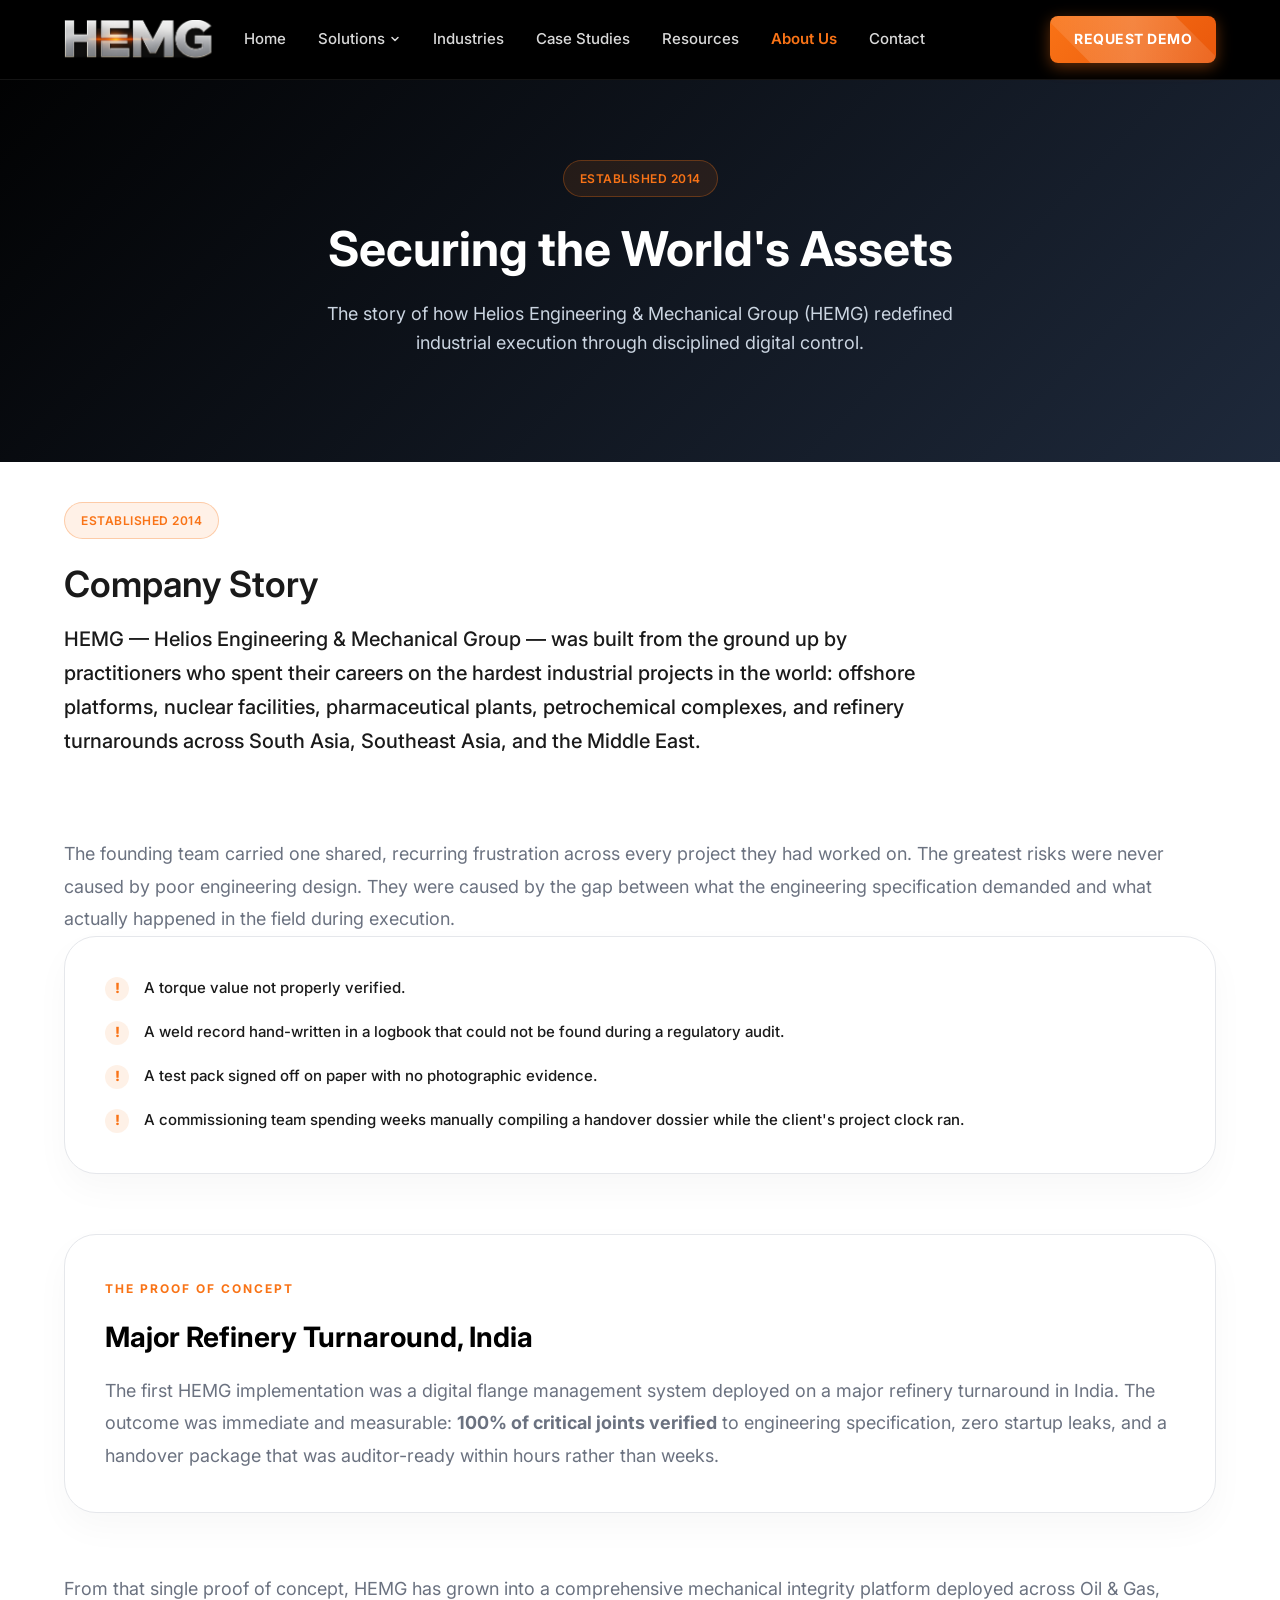
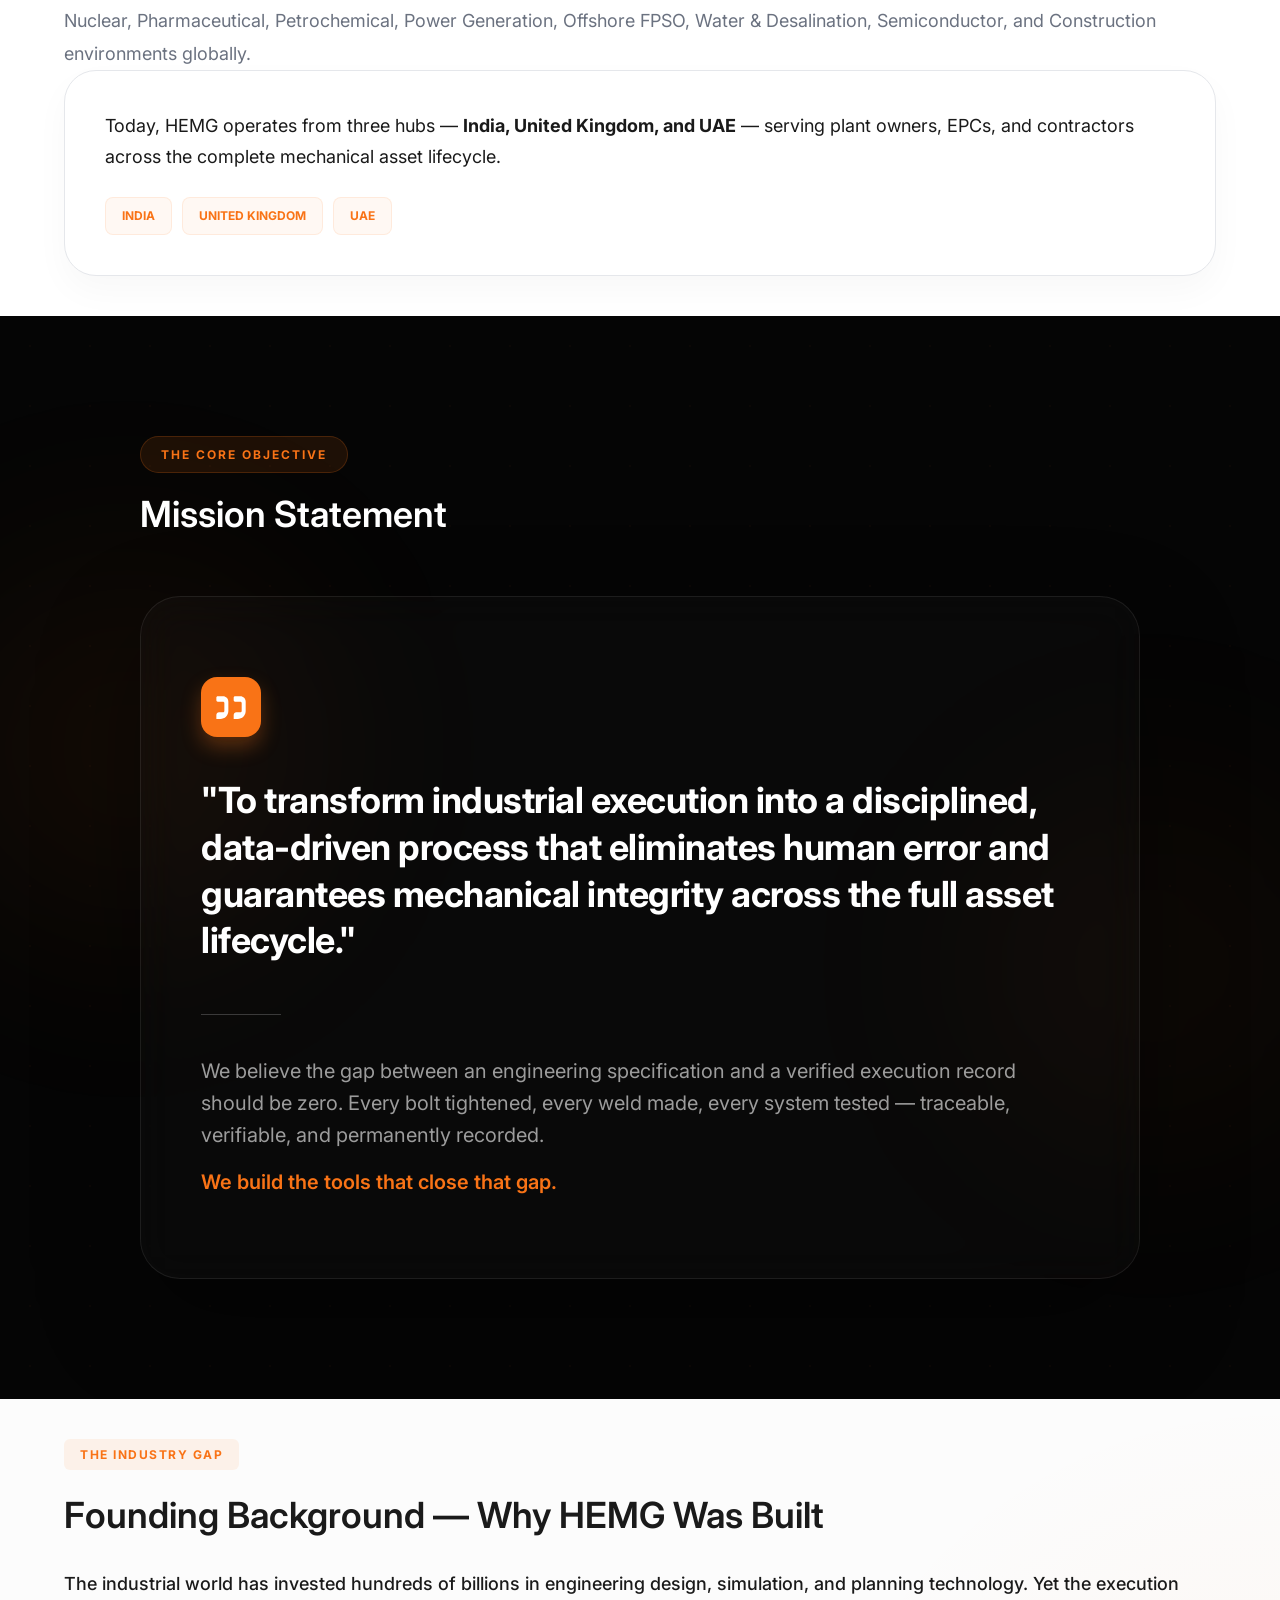
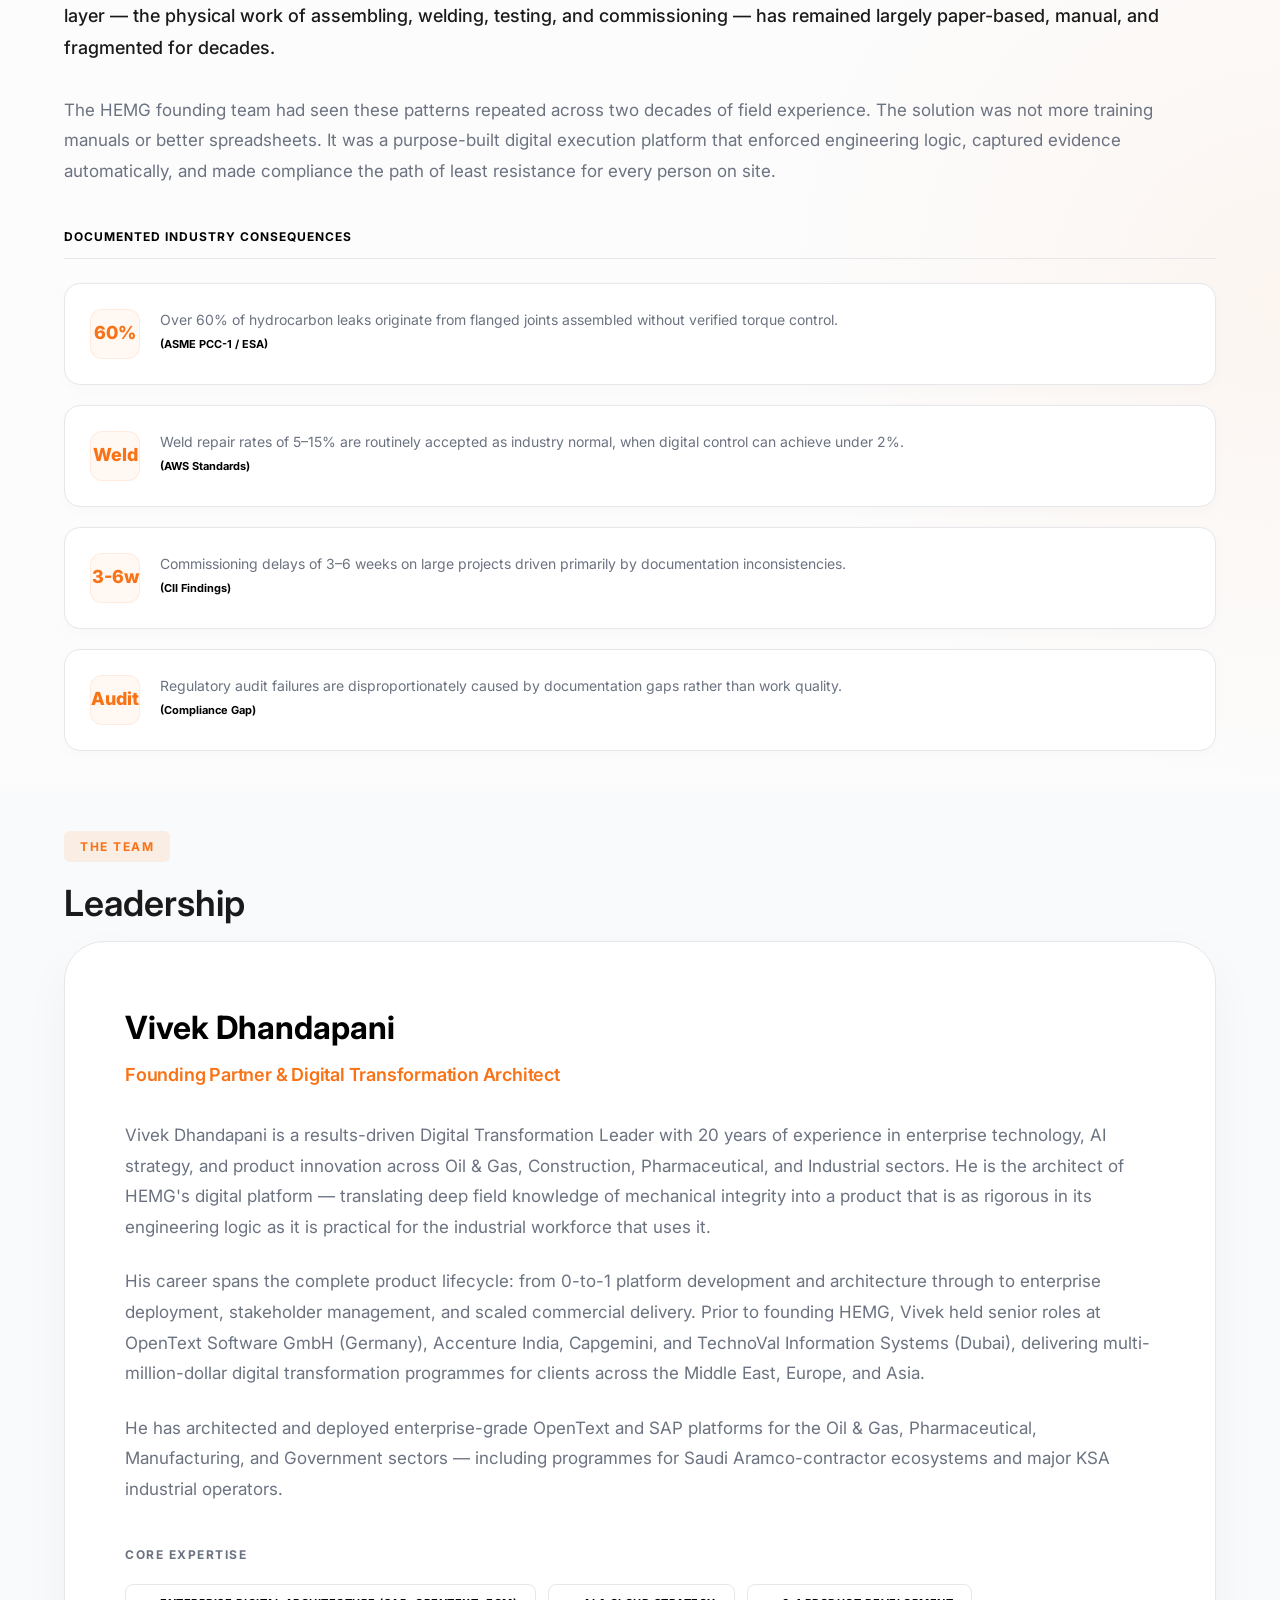
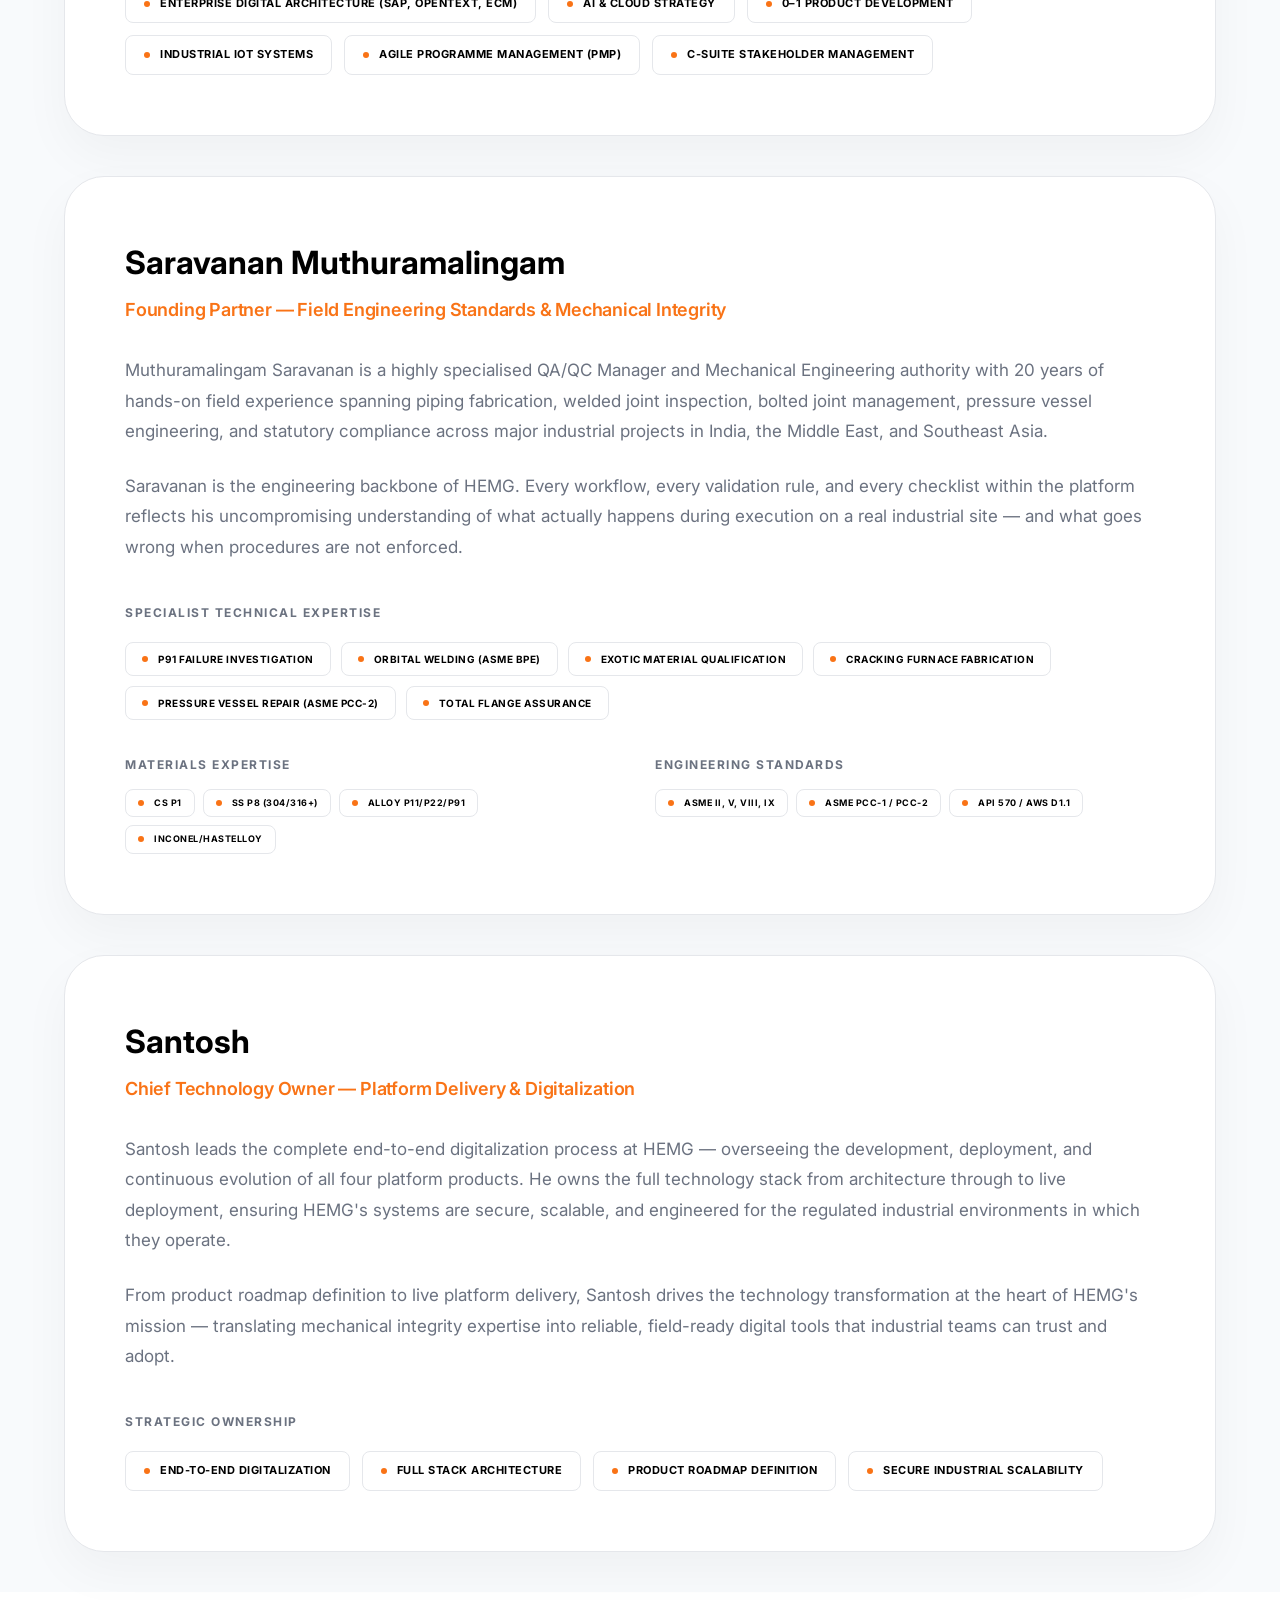
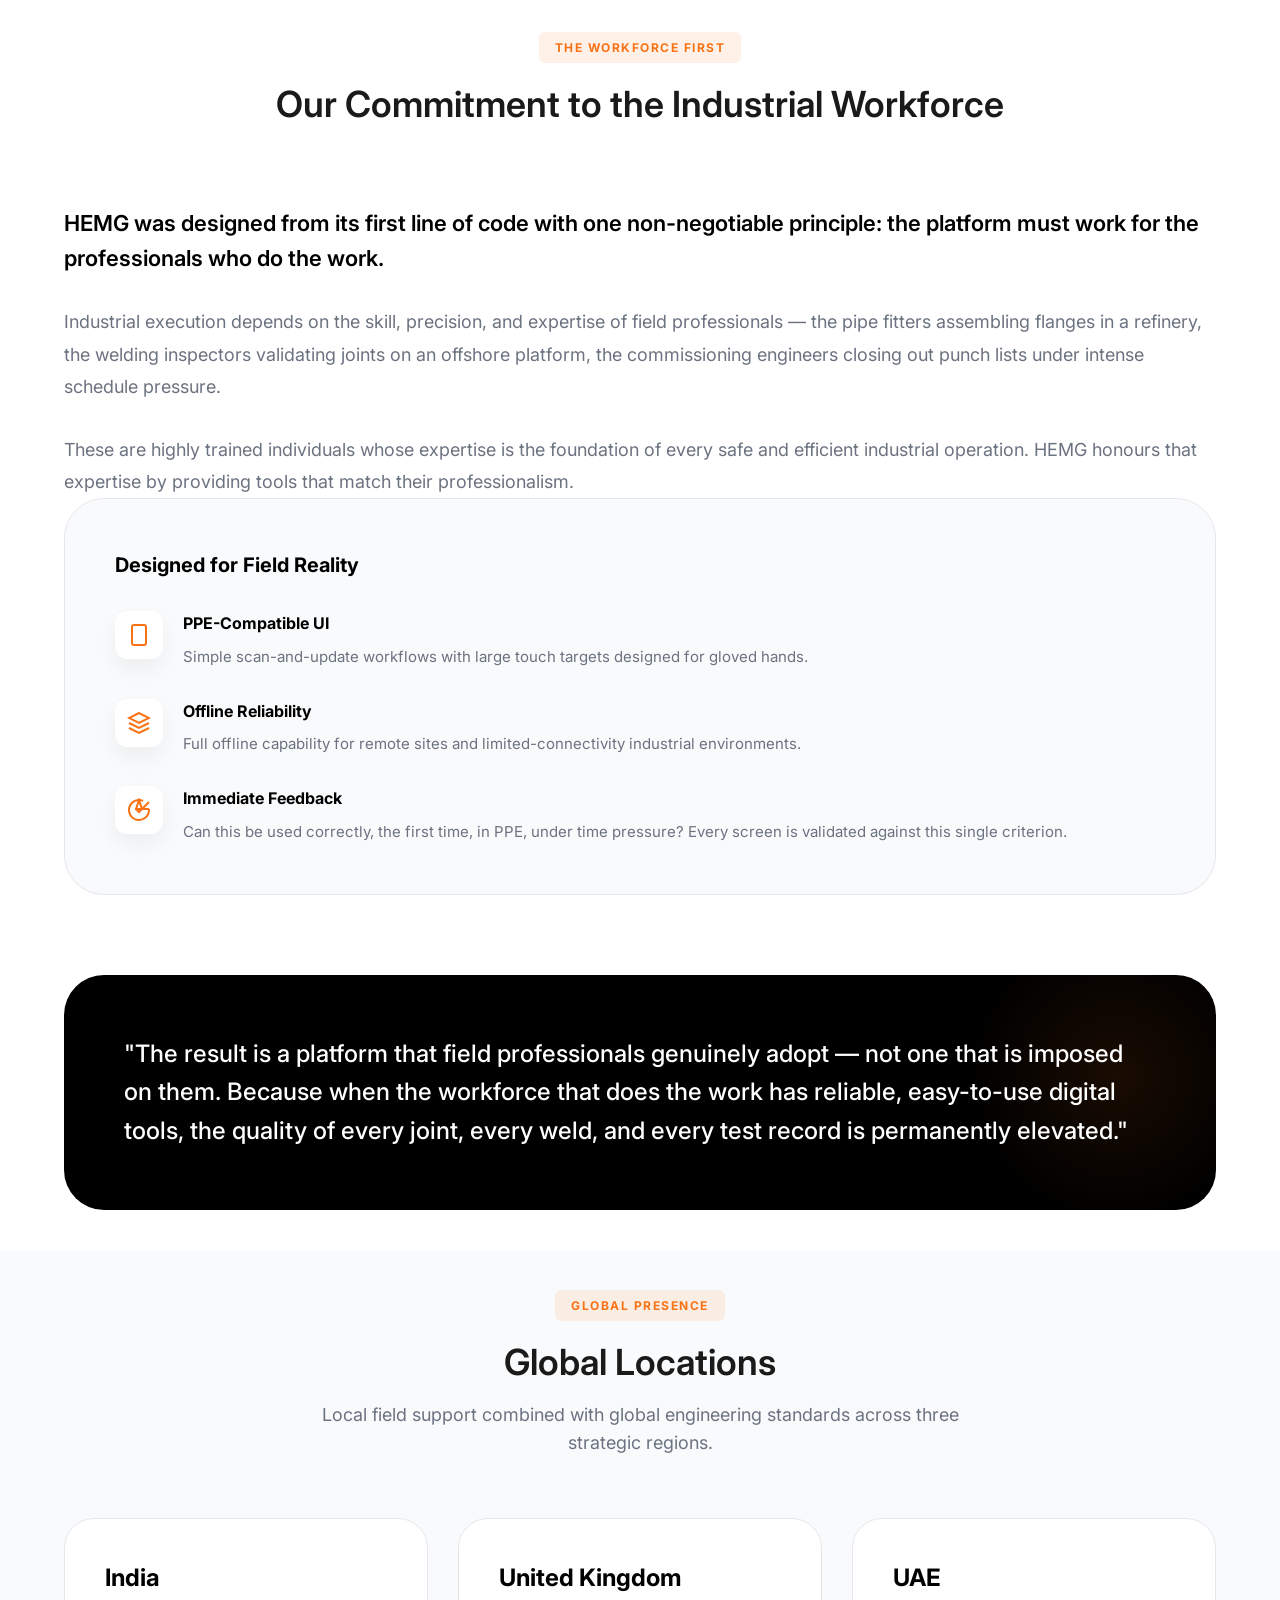
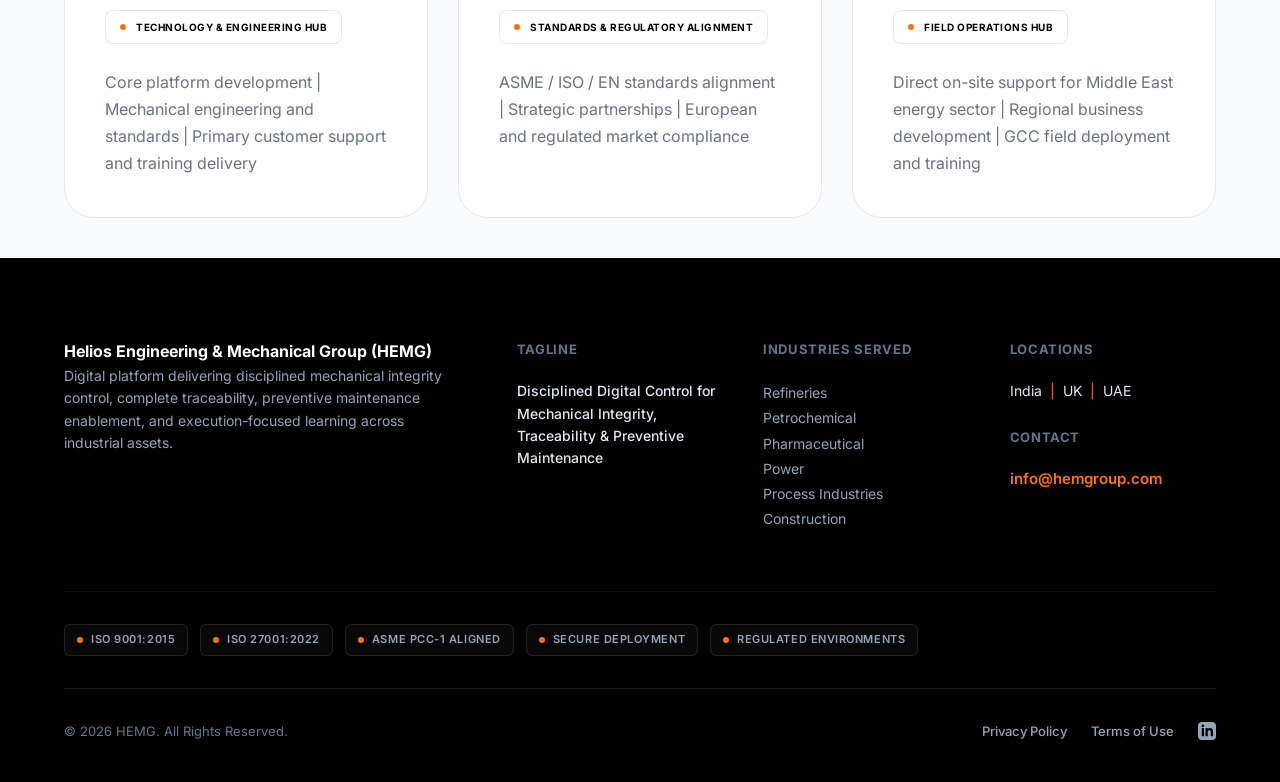
<file: about-us.html>
<!DOCTYPE html>
<html lang="en">

<head>
    <meta charset="UTF-8">
    <meta name="viewport" content="width=device-width, initial-scale=1.0">
    <title>About Us | HEMG - Global Leader in Mechanical Integrity</title>
    <link rel="stylesheet" href="css/styles.css">
    <link rel="preconnect" href="https://fonts.googleapis.com">
    <link rel="preconnect" href="https://fonts.gstatic.com" crossorigin>
    <link href="https://fonts.googleapis.com/css2?family=Inter:wght@300;400;500;600;700&display=swap" rel="stylesheet">
    <meta name="description"
        content="Learn about Helios Engineering & Mechanical Group (HEMG), leading the digitalization of mechanical integrity, project control, and maintenance for global assets.">
</head>

<body class="about-us-page industries-page">

    <!-- Header -->
    <header class="header">
        <div class="container header-content">
            <div class="header-left">
                <div class="logo">
                    <a href="index.html">
                        <img src="images/hemg-logo.png" alt="HEM Groups Logo" class="brand-logo">
                    </a>
                </div>
                <nav class="nav-links">
                    <a href="index.html">Home</a>
                    <div class="nav-item">
                        <a href="#" class="dropdown-toggle">Solutions
                            <svg width="12" height="12" viewBox="0 0 24 24" fill="none" stroke="currentColor"
                                stroke-width="3" stroke-linecap="round" stroke-linejoin="round">
                                <path d="m6 9 6 6 6-6" />
                            </svg>
                        </a>
                        <div class="dropdown-menu mega-menu">
                            <div class="mega-menu-grid">
                                <a href="bolted-joint-integrity.html" class="mega-menu-card">
                                    <div class="menu-card-icon">
                                        <svg width="24" height="24" viewBox="0 0 24 24" fill="none"
                                            stroke="currentColor" stroke-width="2">
                                            <circle cx="12" cy="12" r="3" />
                                            <path
                                                d="M3 12h3m12 0h3M12 3v3m0 12v3M5.6 5.6l2.1 2.1m8.6 8.6l2.1 2.1M5.6 18.4l2.1-2.1m8.6-8.6l2.1-2.1" />
                                        </svg>
                                    </div>
                                    <div class="menu-card-content">
                                        <span class="menu-card-title">Bolted Joint Master™</span>
                                        <span class="menu-card-desc">Digital control and verification of flange
                                            assembly.</span>
                                    </div>
                                </a>
                                <a href="welded-joint-traceability.html" class="mega-menu-card">
                                    <div class="menu-card-icon">
                                        <svg width="24" height="24" viewBox="0 0 24 24" fill="none"
                                            stroke="currentColor" stroke-width="2">
                                            <path d="m15 5 4 4" />
                                            <path d="M13 7l1 1" />
                                            <path d="m4 11 8 8" />
                                            <path d="m9 6 11 11c.6.6.6 1.5 0 2l-1 1c-.6.6-1.5.6-2 0L6 9z" />
                                        </svg>
                                    </div>
                                    <div class="menu-card-content">
                                        <span class="menu-card-title">Weld Integrity Pro™</span>
                                        <span class="menu-card-desc">Universal welded joint traceability and
                                            inspection.</span>
                                    </div>
                                </a>
                                <a href="test-pack-management.html" class="mega-menu-card">
                                    <div class="menu-card-icon">
                                        <svg width="24" height="24" viewBox="0 0 24 24" fill="none"
                                            stroke="currentColor" stroke-width="2">
                                            <path d="M6 12c-2 0-3 1-3 3v2M18 12c2 0 3 1 3 3v2M12 2v20M2 12h20" />
                                        </svg>
                                    </div>
                                    <div class="menu-card-content">
                                        <span class="menu-card-title">Project Lifecycle Commander™</span>
                                        <span class="menu-card-desc">System-level pressure testing and completion
                                            control.</span>
                                    </div>
                                </a>
                                <a href="hemg-academy.html" class="mega-menu-card">
                                    <div class="menu-card-icon">
                                        <svg width="24" height="24" viewBox="0 0 24 24" fill="none"
                                            stroke="currentColor" stroke-width="2">
                                            <path d="M22 10v6M2 10l10-5 10 5-10 5z" />
                                            <path d="M6 12v5c0 1.1 2.7 2 6 2s6-.9 6-2v-5" />
                                        </svg>
                                    </div>
                                    <div class="menu-card-content">
                                        <span class="menu-card-title">HEMG Skill-Up Academy™</span>
                                        <span class="menu-card-desc">Execution-focused learning and capability
                                            development.</span>
                                    </div>
                                </a>
                            </div>
                        </div>
                    </div>
                    <a href="industries.html">Industries</a>
                    <a href="case-studies.html">Case Studies</a>
                    <a href="resources.html">Resources</a>
                    <a href="about-us.html" class="active">About Us</a>
                    <a href="contact.html">Contact</a>
                </nav>
            </div>

            <div class="header-right">
                <a href="contact.html" class="btn btn-nav-cta">Request Demo</a>
                <button class="mobile-menu-toggle" aria-label="Toggle Menu">
                    <span class="bar"></span>
                    <span class="bar"></span>
                    <span class="bar"></span>
                </button>
            </div>
        </div>
    </header>

    <div class="mobile-menu-overlay">
        <div class="mobile-menu-content">
            <nav class="mobile-nav-links">
                <a href="index.html">Home</a>
                <div class="mobile-dropdown">
                    <a href="#">Solutions</a>
                    <div class="mobile-dropdown-menu">
                        <a href="bolted-joint-integrity.html">Bolted Joint Master™</a>
                        <a href="welded-joint-traceability.html">Weld Integrity Pro™</a>
                        <a href="test-pack-management.html">Project Lifecycle Commander™</a>
                        <a href="hemg-academy.html">HEMG Skill-Up Academy™</a>
                    </div>
                </div>
                <a href="industries.html">Industries</a>
                <a href="case-studies.html">Case Studies</a>
                <a href="resources.html">Resources</a>
                <a href="about-us.html" class="active">About Us</a>
                <a href="contact.html">Contact Us</a>
                <a href="contact.html" class="btn btn-nav-cta"
                    style="margin-top: 10px; display: inline-block; width: 100%; text-align: center;">Request Demo</a>
            </nav>
        </div>
    </div>

    <!-- About Hero -->
    <header class="product-hero">
        <div class="container header-container" style="padding: 0;">
            <div class="hero-top" style="margin-bottom: 0; padding-bottom: 0;">
                <div class="hero-text" style="text-align: center; margin: 0 auto;">
                    <div class="hero-badge">Established 2014</div>
                    <h1 class="hero-title">Securing the World's Assets</h1>
                    <p class="hero-description">The story of how Helios Engineering & Mechanical Group (HEMG) redefined
                        industrial execution through disciplined digital control.</p>
                </div>
            </div>
        </div>
    </header>

    <!-- 1. Company Story -->
    <section class="section">
        <div class="container">
            <div class="reveal">
                <div class="hero-badge">Established 2014</div>
                <h2 class="section-title">Company Story</h2>

                <!-- Part 1: Origins -->
                <div style="max-width: 900px; margin-bottom: 80px;">
                    <p style="font-size: 20px; color: var(--text-dark); line-height: 1.7; font-weight: 500;">
                        HEMG — Helios Engineering & Mechanical Group — was built from the ground up by practitioners
                        who spent their careers on the hardest industrial projects in the world: offshore platforms,
                        nuclear facilities, pharmaceutical plants, petrochemical complexes, and refinery turnarounds
                        across South Asia, Southeast Asia, and the Middle East.
                    </p>
                </div>

                <!-- Part 2: The Gap & Frustrations -->
                <div class="story-gap-grid" style="margin-bottom: 60px;">
                    <div style="display: flex; flex-direction: column; justify-content: center;">
                        <p style="font-size: 18px; color: var(--text-gray); line-height: 1.8; margin-bottom: 0;">
                            The founding team carried one shared, recurring frustration across every project they had
                            worked on. The greatest risks were never caused by poor engineering design. They were
                            caused by the gap between what the engineering specification demanded and what actually
                            happened in the field during execution.
                        </p>
                    </div>
                    <div
                        style="background: white; padding: 40px; border-radius: 32px; border: 1px solid var(--border-gray); box-shadow: 0 15px 35px rgba(0,0,0,0.03);">
                        <div style="display: grid; gap: 20px;">
                            <div style="display: flex; gap: 15px; align-items: start;">
                                <div
                                    style="width: 24px; height: 24px; background: rgba(249,115,22,0.1); border-radius: 50%; display: flex; align-items: center; justify-content: center; flex-shrink: 0; color: var(--accent-orange); font-size: 14px; font-weight: 800;">
                                    !</div>
                                <p
                                    style="font-size: 15px; line-height: 1.5; color: var(--text-dark); font-weight: 500;">
                                    A torque value not properly verified.</p>
                            </div>
                            <div style="display: flex; gap: 15px; align-items: start;">
                                <div
                                    style="width: 24px; height: 24px; background: rgba(249,115,22,0.1); border-radius: 50%; display: flex; align-items: center; justify-content: center; flex-shrink: 0; color: var(--accent-orange); font-size: 14px; font-weight: 800;">
                                    !</div>
                                <p
                                    style="font-size: 15px; line-height: 1.5; color: var(--text-dark); font-weight: 500;">
                                    A weld record hand-written in a logbook that could not be found during a regulatory
                                    audit.</p>
                            </div>
                            <div style="display: flex; gap: 15px; align-items: start;">
                                <div
                                    style="width: 24px; height: 24px; background: rgba(249,115,22,0.1); border-radius: 50%; display: flex; align-items: center; justify-content: center; flex-shrink: 0; color: var(--accent-orange); font-size: 14px; font-weight: 800;">
                                    !</div>
                                <p
                                    style="font-size: 15px; line-height: 1.5; color: var(--text-dark); font-weight: 500;">
                                    A test pack signed off on paper with no photographic evidence.</p>
                            </div>
                            <div style="display: flex; gap: 15px; align-items: start;">
                                <div
                                    style="width: 24px; height: 24px; background: rgba(249,115,22,0.1); border-radius: 50%; display: flex; align-items: center; justify-content: center; flex-shrink: 0; color: var(--accent-orange); font-size: 14px; font-weight: 800;">
                                    !</div>
                                <p
                                    style="font-size: 15px; line-height: 1.5; color: var(--text-dark); font-weight: 500;">
                                    A commissioning team spending weeks manually compiling a handover dossier while the
                                    client's project clock ran.</p>
                            </div>
                        </div>
                    </div>
                </div>

                <!-- Part 3: First Implementation -->
                <div
                    style="background: white; padding: 40px; border-radius: 32px; border: 1px solid var(--border-gray); box-shadow: 0 15px 35px rgba(0,0,0,0.03); margin-bottom: 60px;">
                    <div class="story-poc-grid">
                        <div>
                            <span
                                style="font-size: 12px; font-weight: 700; color: var(--accent-orange); letter-spacing: 2px; text-transform: uppercase;">The
                                Proof of Concept</span>
                            <h3 style="font-size: 28px; margin: 15px 0; color: var(--primary-dark);">Major Refinery
                                Turnaround, India</h3>
                        </div>
                        <p style="font-size: 18px; color: var(--text-gray); line-height: 1.8;">
                            The first HEMG implementation was a digital flange management system deployed on a major
                            refinery turnaround in India. The outcome was immediate and measurable: <strong>100% of
                                critical joints verified</strong> to engineering specification, zero startup leaks, and
                            a
                            handover package that was auditor-ready within hours rather than weeks.
                        </p>
                    </div>
                </div>

                <!-- Part 4: Global Growth -->
                <div class="story-growth-grid">
                    <div style="display: flex; flex-direction: column; justify-content: center;">
                        <p style="font-size: 18px; color: var(--text-gray); line-height: 1.8; margin-bottom: 0;">
                            From that single proof of concept, HEMG has grown into a comprehensive mechanical integrity
                            platform
                            deployed across Oil & Gas, Nuclear, Pharmaceutical, Petrochemical, Power Generation,
                            Offshore FPSO,
                            Water & Desalination, Semiconductor, and Construction environments globally.
                        </p>
                    </div>
                    <div
                        style="background: white; padding: 40px; border-radius: 32px; border: 1px solid var(--border-gray); box-shadow: 0 15px 35px rgba(0,0,0,0.03);">
                        <p style="font-size: 18px; line-height: 1.7; color: var(--text-dark); margin-bottom: 25px;">
                            Today, HEMG operates from three hubs — <strong>India, United Kingdom, and UAE</strong> —
                            serving plant owners, EPCs, and contractors across the complete mechanical asset lifecycle.
                        </p>
                        <div style="display: flex; gap: 10px; flex-wrap: wrap;">
                            <span
                                style="padding: 8px 16px; background: rgba(249,115,22,0.05); color: var(--accent-orange); border: 1px solid rgba(249,115,22,0.1); border-radius: 8px; font-size: 12px; font-weight: 700;">INDIA</span>
                            <span
                                style="padding: 8px 16px; background: rgba(249,115,22,0.05); color: var(--accent-orange); border: 1px solid rgba(249,115,22,0.1); border-radius: 8px; font-size: 12px; font-weight: 700;">UNITED
                                KINGDOM</span>
                            <span
                                style="padding: 8px 16px; background: rgba(249,115,22,0.05); color: var(--accent-orange); border: 1px solid rgba(249,115,22,0.1); border-radius: 8px; font-size: 12px; font-weight: 700;">UAE</span>
                        </div>
                    </div>
                </div>

            </div>
        </div>
    </section>



    <!-- 2. Mission Statement -->
    <section class="section"
        style="background-color: #050505; color: white; overflow: hidden; position: relative; padding: 120px 0;">
        <!-- Decorative Background Elements -->
        <div
            style="position: absolute; top: 10%; left: -10%; width: 40%; height: 60%; background: radial-gradient(circle, rgba(249, 115, 22, 0.08) 0%, transparent 70%); border-radius: 50%; filter: blur(80px); pointer-events: none;">
        </div>
        <div
            style="position: absolute; bottom: 10%; right: -10%; width: 40%; height: 60%; background: radial-gradient(circle, rgba(249, 115, 22, 0.05) 0%, transparent 70%); border-radius: 50%; filter: blur(80px); pointer-events: none;">
        </div>

        <div class="particles" style="opacity: 0.03;"></div>

        <div class="container" style="position: relative; z-index: 2;">
            <div style="max-width: 1000px; margin: 0 auto;">
                <div class="reveal" style="margin-bottom: 60px;">
                    <span
                        style="display: inline-block; padding: 8px 20px; background: rgba(249, 115, 22, 0.1); color: var(--accent-orange); border-radius: 100px; font-size: 12px; font-weight: 700; letter-spacing: 2px; text-transform: uppercase; margin-bottom: 20px; border: 1px solid rgba(249, 115, 22, 0.2);">The
                        Core Objective</span>
                    <h2 class="section-title" style="color: white; margin-bottom: 0;">Mission Statement</h2>
                </div>

                <div class="reveal"
                    style="position: relative; padding: 80px 60px; background: rgba(255, 255, 255, 0.02); border-radius: 40px; border: 1px solid rgba(255, 255, 255, 0.08); backdrop-filter: blur(20px); -webkit-backdrop-filter: blur(20px); box-shadow: 0 40px 100px rgba(0,0,0,0.4);">
                    <!-- Quote Icon Left Aligned -->
                    <div
                        style="width: 60px; height: 60px; background: var(--accent-orange); border-radius: 16px; display: flex; align-items: center; justify-content: center; box-shadow: 0 10px 20px rgba(249, 115, 22, 0.3); margin-bottom: 40px;">
                        <svg width="32" height="32" viewBox="0 0 24 24" fill="white">
                            <path
                                d="M14.017 21L14.017 18C14.017 16.8954 14.9124 16 16.017 16H19.017C19.5693 16 20.017 15.5523 20.017 15V9C20.017 8.44772 19.5693 8 19.017 8H15.017C14.4647 8 14.017 7.55228 14.017 7V5C14.017 4.44772 14.4647 4 15.017 4H19.017C21.2261 4 23.017 5.79086 23.017 8V15C23.017 18.3137 20.3307 21 17.017 21H14.017ZM1.017 21L1.017 18C1.017 16.8954 1.91238 16 3.017 16H6.017C6.56928 16 7.017 15.5523 7.017 15V9C7.017 8.44772 6.56928 8 6.017 8H2.017C1.46472 8 1.017 7.55228 1.017 7V5C1.017 4.44772 1.46472 4 2.017 4H6.017C8.22614 4 10.017 5.79086 10.017 8V15C10.017 18.3137 7.33071 21 4.017 21H1.017Z" />
                        </svg>
                    </div>

                    <div style="text-align: left;">
                        <p
                            style="font-size: 36px; line-height: 1.3; font-weight: 700; color: white; margin-bottom: 50px; letter-spacing: -0.5px;">
                            "To transform industrial execution into a disciplined, data-driven process that eliminates
                            human error and guarantees mechanical integrity across the full asset lifecycle."
                        </p>

                        <div
                            style="width: 80px; height: 1px; background: rgba(255, 255, 255, 0.2); margin-bottom: 40px;">
                        </div>

                        <p
                            style="font-size: 20px; line-height: 1.6; color: rgba(255, 255, 255, 0.6); max-width: 850px; font-weight: 400;">
                            We believe the gap between an engineering specification and a verified execution record
                            should be zero.
                            Every bolt tightened, every weld made, every system tested — traceable, verifiable, and
                            permanently recorded.
                            <span
                                style="display: block; margin-top: 15px; color: var(--accent-orange); font-weight: 600;">We
                                build the tools that close that gap.</span>
                        </p>
                    </div>

                </div>
            </div>
        </div>
    </section>


    <!-- 3. Founding Background -->
    <section class="section" style="background-color: #fcfcfc; position: relative; overflow: hidden;">
        <!-- Subtle Background Accent -->
        <div
            style="position: absolute; top: 0%; right: 0%; width: 40%; height: 100%; background: radial-gradient(circle at 100% 50%, rgba(249, 115, 22, 0.05) 0%, transparent 70%); pointer-events: none;">
        </div>

        <div class="container" style="position: relative; z-index: 2;">
            <div class="reveal">
                <div class="founding-grid">
                    <!-- Left Side: The Narrative -->
                    <div>
                        <span
                            style="display: inline-block; padding: 6px 16px; background: rgba(249,115,22,0.08); color: var(--accent-orange); border-radius: 6px; font-size: 12px; font-weight: 700; letter-spacing: 1.5px; text-transform: uppercase; margin-bottom: 24px;">The
                            Industry Gap</span>
                        <h2 class="section-title" style="margin-bottom: 30px; line-height: 1.2;">Founding Background —
                            Why HEMG Was Built</h2>

                        <div
                            style="font-size: 18px; color: var(--text-dark); line-height: 1.8; margin-bottom: 40px; font-weight: 500;">
                            <p style="margin-bottom: 30px;">
                                The industrial world has invested hundreds of billions in engineering design,
                                simulation, and planning
                                technology. Yet the execution layer — the physical work of assembling, welding, testing,
                                and commissioning
                                — has remained largely paper-based, manual, and fragmented for decades.
                            </p>
                            <p style="color: var(--text-gray); font-size: 17px; font-weight: 400;">
                                The HEMG founding team had seen these patterns repeated across two decades of field
                                experience.
                                The solution was not more training manuals or better spreadsheets. It was a
                                purpose-built
                                digital execution platform that enforced engineering logic, captured evidence
                                automatically,
                                and made compliance the path of least resistance for every person on site.
                            </p>
                        </div>
                    </div>

                    <!-- Right Side: The Data Consequences -->
                    <div>
                        <p
                            style="font-weight: 700; color: var(--primary-dark); margin-bottom: 24px; text-transform: uppercase; letter-spacing: 1px; font-size: 12px; border-bottom: 1px solid var(--border-gray); padding-bottom: 12px;">
                            Documented Industry Consequences</p>
                        <div style="display: grid; gap: 20px;">
                            <!-- Data Card 1 -->
                            <div
                                style="background: white; padding: 25px; border-radius: 16px; border: 1px solid var(--border-gray); box-shadow: 0 4px 15px rgba(0,0,0,0.02); display: flex; gap: 20px; align-items: start;">
                                <div
                                    style="width: 50px; height: 50px; background: rgba(249,115,22,0.05); border-radius: 12px; display: flex; align-items: center; justify-content: center; flex-shrink: 0; color: var(--accent-orange); font-size: 18px; font-weight: 800; border: 1px solid rgba(249,115,22,0.1);">
                                    60%</div>
                                <p style="font-size: 14px; line-height: 1.6; color: var(--text-gray);">
                                    Over 60% of hydrocarbon leaks originate from flanged joints assembled without
                                    verified torque control. <span
                                        style="display: block; font-size: 11px; font-weight: 700; color: var(--primary-dark); margin-top: 5px;">(ASME
                                        PCC-1 / ESA)</span>
                                </p>
                            </div>
                            <!-- Data Card 2 -->
                            <div
                                style="background: white; padding: 25px; border-radius: 16px; border: 1px solid var(--border-gray); box-shadow: 0 4px 15px rgba(0,0,0,0.02); display: flex; gap: 20px; align-items: start;">
                                <div
                                    style="width: 50px; height: 50px; background: rgba(249,115,22,0.05); border-radius: 12px; display: flex; align-items: center; justify-content: center; flex-shrink: 0; color: var(--accent-orange); font-size: 18px; font-weight: 800; border: 1px solid rgba(249,115,22,0.1);">
                                    Weld</div>
                                <p style="font-size: 14px; line-height: 1.6; color: var(--text-gray);">
                                    Weld repair rates of 5–15% are routinely accepted as industry normal, when digital
                                    control can achieve under 2%. <span
                                        style="display: block; font-size: 11px; font-weight: 700; color: var(--primary-dark); margin-top: 5px;">(AWS
                                        Standards)</span>
                                </p>
                            </div>
                            <!-- Data Card 3 -->
                            <div
                                style="background: white; padding: 25px; border-radius: 16px; border: 1px solid var(--border-gray); box-shadow: 0 4px 15px rgba(0,0,0,0.02); display: flex; gap: 20px; align-items: start;">
                                <div
                                    style="width: 50px; height: 50px; background: rgba(249,115,22,0.05); border-radius: 12px; display: flex; align-items: center; justify-content: center; flex-shrink: 0; color: var(--accent-orange); font-size: 18px; font-weight: 800; border: 1px solid rgba(249,115,22,0.1);">
                                    3-6w</div>
                                <p style="font-size: 14px; line-height: 1.6; color: var(--text-gray);">
                                    Commissioning delays of 3–6 weeks on large projects driven primarily by
                                    documentation inconsistencies. <span
                                        style="display: block; font-size: 11px; font-weight: 700; color: var(--primary-dark); margin-top: 5px;">(CII
                                        Findings)</span>
                                </p>
                            </div>
                            <!-- Data Card 4 -->
                            <div
                                style="background: white; padding: 25px; border-radius: 16px; border: 1px solid var(--border-gray); box-shadow: 0 4px 15px rgba(0,0,0,0.02); display: flex; gap: 20px; align-items: start;">
                                <div
                                    style="width: 50px; height: 50px; background: rgba(249,115,22,0.05); border-radius: 12px; display: flex; align-items: center; justify-content: center; flex-shrink: 0; color: var(--accent-orange); font-size: 18px; font-weight: 800; border: 1px solid rgba(249,115,22,0.1);">
                                    Audit</div>
                                <p style="font-size: 14px; line-height: 1.6; color: var(--text-gray);">
                                    Regulatory audit failures are disproportionately caused by documentation gaps rather
                                    than work quality. <span
                                        style="display: block; font-size: 11px; font-weight: 700; color: var(--primary-dark); margin-top: 5px;">(Compliance
                                        Gap)</span>
                                </p>
                            </div>
                        </div>
                    </div>
                </div>
            </div>
        </div>
    </section>




    <!-- 4. Leadership Team -->
    <section class="section" style="background-color: var(--section-bg-gray);">
        <div class="container">
            <div class="reveal">
                <span
                    style="display: inline-block; padding: 6px 16px; background: rgba(249,115,22,0.1); color: var(--accent-orange); border-radius: 6px; font-size: 12px; font-weight: 700; letter-spacing: 1.5px; text-transform: uppercase; margin-bottom: 20px;">The
                    Team</span>
                <h2 class="section-title">Leadership</h2>

                <div style="display: grid; gap: 40px;">
                    <!-- Partner 1: Vivek Dhandapani -->
                    <div
                        style="background: white; padding: 60px; border-radius: 40px; border: 1px solid var(--border-gray); box-shadow: 0 20px 50px rgba(0,0,0,0.04);">
                        <h3 style="font-size: 32px; color: var(--primary-dark); margin-bottom: 8px;">Vivek Dhandapani
                        </h3>
                        <p
                            style="font-size: 18px; color: var(--accent-orange); font-weight: 600; margin-bottom: 30px; letter-spacing: -0.2px;">
                            Founding Partner & Digital Transformation Architect</p>

                        <div style="font-size: 17px; color: var(--text-gray); line-height: 1.8; margin-bottom: 40px;">
                            <p style="margin-bottom: 24px;">
                                Vivek Dhandapani is a results-driven Digital Transformation Leader with 20 years of
                                experience in
                                enterprise technology, AI strategy, and product innovation across Oil & Gas,
                                Construction,
                                Pharmaceutical, and Industrial sectors. He is the architect of HEMG's digital platform —
                                translating deep field knowledge of mechanical integrity into a product that is as
                                rigorous in its
                                engineering logic as it is practical for the industrial workforce that uses it.
                            </p>
                            <p style="margin-bottom: 24px;">
                                His career spans the complete product lifecycle: from 0-to-1 platform development and
                                architecture
                                through to enterprise deployment, stakeholder management, and scaled commercial
                                delivery. Prior to
                                founding HEMG, Vivek held senior roles at OpenText Software GmbH (Germany), Accenture
                                India,
                                Capgemini, and TechnoVal Information Systems (Dubai), delivering multi-million-dollar
                                digital
                                transformation programmes for clients across the Middle East, Europe, and Asia.
                            </p>
                            <p>
                                He has architected and deployed enterprise-grade OpenText and SAP platforms for the Oil
                                & Gas,
                                Pharmaceutical, Manufacturing, and Government sectors — including programmes for Saudi
                                Aramco-contractor ecosystems and major KSA industrial operators.
                            </p>
                        </div>

                        <!-- Core Expertise Tags -->
                        <div style="margin-top: 40px;">
                            <style>
                                .expertise-tag {
                                    background: #ffffff;
                                    border: 1px solid var(--border-gray);
                                    padding: 10px 18px;
                                    border-radius: 8px;
                                    display: inline-flex;
                                    align-items: center;
                                    gap: 10px;
                                    font-size: 11px;
                                    font-weight: 700;
                                    color: #000000;
                                    text-transform: uppercase;
                                    letter-spacing: 0.5px;
                                    transition: all 0.3s ease;
                                    cursor: default;
                                }

                                .expertise-tag:hover {
                                    border-color: var(--accent-orange);
                                    transform: translateY(-2px);
                                }

                                .tag-dot {
                                    width: 6px;
                                    height: 6px;
                                    background: var(--accent-orange);
                                    border-radius: 50%;
                                }
                            </style>
                            <h4
                                style="font-size: 12px; text-transform: uppercase; letter-spacing: 1.5px; color: var(--text-gray); margin-bottom: 20px; font-weight: 700;">
                                Core Expertise</h4>
                            <div style="display: flex; flex-wrap: wrap; gap: 12px;">
                                <div class="expertise-tag"><span class="tag-dot"></span> Enterprise Digital Architecture
                                    (SAP, OpenText, ECM)</div>
                                <div class="expertise-tag"><span class="tag-dot"></span> AI & Cloud Strategy</div>
                                <div class="expertise-tag"><span class="tag-dot"></span> 0–1 Product Development</div>
                                <div class="expertise-tag"><span class="tag-dot"></span> Industrial IoT Systems</div>
                                <div class="expertise-tag"><span class="tag-dot"></span> Agile Programme Management
                                    (PMP)</div>
                                <div class="expertise-tag"><span class="tag-dot"></span> C-suite Stakeholder Management
                                </div>
                            </div>
                        </div>
                    </div>

                    <!-- Partner 2: Saravanan Muthuramalingam -->
                    <div
                        style="background: white; padding: 60px; border-radius: 40px; border: 1px solid var(--border-gray); box-shadow: 0 20px 50px rgba(0,0,0,0.04);">
                        <h3 style="font-size: 32px; color: var(--primary-dark); margin-bottom: 8px;">Saravanan
                            Muthuramalingam</h3>
                        <p
                            style="font-size: 18px; color: var(--accent-orange); font-weight: 600; margin-bottom: 30px; letter-spacing: -0.2px;">
                            Founding Partner — Field Engineering Standards & Mechanical Integrity</p>

                        <div style="font-size: 17px; color: var(--text-gray); line-height: 1.8; margin-bottom: 40px;">
                            <p style="margin-bottom: 24px;">
                                Muthuramalingam Saravanan is a highly specialised QA/QC Manager and Mechanical
                                Engineering authority with 20 years of hands-on field experience spanning piping
                                fabrication,
                                welded joint inspection, bolted joint management, pressure vessel engineering, and
                                statutory
                                compliance across major industrial projects in India, the Middle East, and Southeast
                                Asia.
                            </p>
                            <p style="margin-bottom: 24px;">
                                Saravanan is the engineering backbone of HEMG. Every workflow, every validation rule,
                                and
                                every checklist within the platform reflects his uncompromising understanding of what
                                actually
                                happens during execution on a real industrial site — and what goes wrong when procedures
                                are
                                not enforced.
                            </p>
                        </div>

                        <div style="display: grid; gap: 35px;">
                            <div>
                                <h4
                                    style="font-size: 12px; text-transform: uppercase; letter-spacing: 1.5px; color: var(--text-gray); margin-bottom: 20px; font-weight: 700;">
                                    Specialist Technical Expertise</h4>
                                <div style="display: flex; flex-wrap: wrap; gap: 10px;">
                                    <div class="expertise-tag" style="padding: 8px 16px; font-size: 10px;"><span
                                            class="tag-dot"></span> P91 FAILURE INVESTIGATION</div>
                                    <div class="expertise-tag" style="padding: 8px 16px; font-size: 10px;"><span
                                            class="tag-dot"></span> ORBITAL WELDING (ASME BPE)</div>
                                    <div class="expertise-tag" style="padding: 8px 16px; font-size: 10px;"><span
                                            class="tag-dot"></span> EXOTIC MATERIAL QUALIFICATION</div>
                                    <div class="expertise-tag" style="padding: 8px 16px; font-size: 10px;"><span
                                            class="tag-dot"></span> CRACKING FURNACE FABRICATION</div>
                                    <div class="expertise-tag" style="padding: 8px 16px; font-size: 10px;"><span
                                            class="tag-dot"></span> PRESSURE VESSEL REPAIR (ASME PCC-2)</div>
                                    <div class="expertise-tag" style="padding: 8px 16px; font-size: 10px;"><span
                                            class="tag-dot"></span> TOTAL FLANGE ASSURANCE</div>
                                </div>
                            </div>

                            <div style="display: grid; grid-template-columns: 1fr 1fr; gap: 30px;">
                                <div>
                                    <h4
                                        style="font-size: 12px; text-transform: uppercase; letter-spacing: 1.5px; color: var(--text-gray); margin-bottom: 15px; font-weight: 700;">
                                        Materials Expertise</h4>
                                    <div style="display: flex; flex-wrap: wrap; gap: 8px;">
                                        <div class="expertise-tag" style="padding: 6px 12px; font-size: 9px;"><span
                                                class="tag-dot"></span> CS P1</div>
                                        <div class="expertise-tag" style="padding: 6px 12px; font-size: 9px;"><span
                                                class="tag-dot"></span> SS P8 (304/316+)</div>
                                        <div class="expertise-tag" style="padding: 6px 12px; font-size: 9px;"><span
                                                class="tag-dot"></span> ALLOY P11/P22/P91</div>
                                        <div class="expertise-tag" style="padding: 6px 12px; font-size: 9px;"><span
                                                class="tag-dot"></span> INCONEL/HASTELLOY</div>
                                    </div>
                                </div>
                                <div>
                                    <h4
                                        style="font-size: 12px; text-transform: uppercase; letter-spacing: 1.5px; color: var(--text-gray); margin-bottom: 15px; font-weight: 700;">
                                        Engineering Standards</h4>
                                    <div style="display: flex; flex-wrap: wrap; gap: 8px;">
                                        <div class="expertise-tag" style="padding: 6px 12px; font-size: 9px;"><span
                                                class="tag-dot"></span> ASME II, V, VIII, IX</div>
                                        <div class="expertise-tag" style="padding: 6px 12px; font-size: 9px;"><span
                                                class="tag-dot"></span> ASME PCC-1 / PCC-2</div>
                                        <div class="expertise-tag" style="padding: 6px 12px; font-size: 9px;"><span
                                                class="tag-dot"></span> API 570 / AWS D1.1</div>
                                    </div>
                                </div>
                            </div>
                        </div>
                    </div>

                    <!-- Leadership Member 3: Santosh -->
                    <div
                        style="background: white; padding: 60px; border-radius: 40px; border: 1px solid var(--border-gray); box-shadow: 0 20px 50px rgba(0,0,0,0.04);">
                        <h3 style="font-size: 32px; color: var(--primary-dark); margin-bottom: 8px;">Santosh</h3>
                        <p
                            style="font-size: 18px; color: var(--accent-orange); font-weight: 600; margin-bottom: 30px; letter-spacing: -0.2px;">
                            Chief Technology Owner — Platform Delivery & Digitalization</p>

                        <div style="font-size: 17px; color: var(--text-gray); line-height: 1.8; margin-bottom: 40px;">
                            <p style="margin-bottom: 24px;">
                                Santosh leads the complete end-to-end digitalization process at HEMG — overseeing the
                                development, deployment, and continuous evolution of all four platform products. He owns
                                the full
                                technology stack from architecture through to live deployment, ensuring HEMG's systems
                                are
                                secure, scalable, and engineered for the regulated industrial environments in which they
                                operate.
                            </p>
                            <p>
                                From product roadmap definition to live platform delivery, Santosh drives the technology
                                transformation at the heart of HEMG's mission — translating mechanical integrity
                                expertise into
                                reliable, field-ready digital tools that industrial teams can trust and adopt.
                            </p>
                        </div>

                        <div>
                            <h4
                                style="font-size: 12px; text-transform: uppercase; letter-spacing: 1.5px; color: var(--text-gray); margin-bottom: 20px; font-weight: 700;">
                                Strategic Ownership</h4>
                            <div style="display: flex; flex-wrap: wrap; gap: 12px;">
                                <div class="expertise-tag"><span class="tag-dot"></span> END-TO-END DIGITALIZATION</div>
                                <div class="expertise-tag"><span class="tag-dot"></span> FULL STACK ARCHITECTURE</div>
                                <div class="expertise-tag"><span class="tag-dot"></span> PRODUCT ROADMAP DEFINITION
                                </div>
                                <div class="expertise-tag"><span class="tag-dot"></span> SECURE INDUSTRIAL SCALABILITY
                                </div>
                            </div>
                        </div>

                    </div>
                </div>
            </div>
    </section>




    <!-- 5. Our Commitment to the Industrial Workforce -->
    <section class="section" id="commitment" style="background-color: white;">
        <div class="container">
            <div class="reveal">
                <div style="text-align: center; max-width: 900px; margin: 0 auto 80px;">
                    <span
                        style="display: inline-block; padding: 6px 16px; background: rgba(249,115,22,0.1); color: var(--accent-orange); border-radius: 6px; font-size: 12px; font-weight: 700; letter-spacing: 1.5px; text-transform: uppercase; margin-bottom: 20px;">The
                        Workforce First</span>
                    <h2 class="section-title">Our Commitment to the Industrial Workforce</h2>
                </div>

                <div class="workforce-grid">
                    <div>
                        <p
                            style="font-size: 22px; color: var(--primary-dark); font-weight: 600; line-height: 1.6; margin-bottom: 30px;">
                            HEMG was designed from its first line of code with one non-negotiable principle: the
                            platform must work for the professionals who do the work.
                        </p>
                        <p style="font-size: 18px; color: var(--text-gray); line-height: 1.8; margin-bottom: 30px;">
                            Industrial execution depends on the skill, precision, and expertise of field professionals —
                            the pipe fitters
                            assembling flanges in a refinery, the welding inspectors validating joints on an offshore
                            platform, the
                            commissioning engineers closing out punch lists under intense schedule pressure.
                        </p>
                        <p style="font-size: 18px; color: var(--text-gray); line-height: 1.8;">
                            These are highly trained individuals whose expertise is the foundation of every safe and
                            efficient industrial operation.
                            HEMG honours that expertise by providing tools that match their professionalism.
                        </p>
                    </div>

                    <div
                        style="background: var(--section-bg-gray); padding: 50px; border-radius: 40px; border: 1px solid var(--border-gray);">
                        <h3 style="font-size: 20px; color: var(--primary-dark); margin-bottom: 30px; font-weight: 700;">
                            Designed for Field Reality</h3>

                        <div style="display: grid; gap: 30px;">
                            <div style="display: flex; gap: 20px;">
                                <div
                                    style="width: 48px; height: 48px; background: white; border-radius: 12px; display: flex; align-items: center; justify-content: center; flex-shrink: 0; box-shadow: 0 10px 20px rgba(0,0,0,0.05);">
                                    <svg width="24" height="24" viewBox="0 0 24 24" fill="none"
                                        stroke="var(--accent-orange)" stroke-width="2">
                                        <rect x="5" y="2" width="14" height="20" rx="2" ry="2" />
                                        <line x1="12" y1="18" x2="12" y2="18.01" />
                                    </svg>
                                </div>
                                <div>
                                    <h4
                                        style="font-size: 16px; color: var(--primary-dark); margin-bottom: 8px; font-weight: 700;">
                                        PPE-Compatible UI</h4>
                                    <p style="font-size: 15px; color: var(--text-gray); line-height: 1.6;">Simple
                                        scan-and-update workflows with large touch targets designed for gloved hands.
                                    </p>
                                </div>
                            </div>

                            <div style="display: flex; gap: 20px;">
                                <div
                                    style="width: 48px; height: 48px; background: white; border-radius: 12px; display: flex; align-items: center; justify-content: center; flex-shrink: 0; box-shadow: 0 10px 20px rgba(0,0,0,0.05);">
                                    <svg width="24" height="24" viewBox="0 0 24 24" fill="none"
                                        stroke="var(--accent-orange)" stroke-width="2">
                                        <path d="M12 2L2 7l10 5 10-5-10-5zM2 17l10 5 10-5M2 12l10 5 10-5" />
                                    </svg>
                                </div>
                                <div>
                                    <h4
                                        style="font-size: 16px; color: var(--primary-dark); margin-bottom: 8px; font-weight: 700;">
                                        Offline Reliability</h4>
                                    <p style="font-size: 15px; color: var(--text-gray); line-height: 1.6;">Full offline
                                        capability for remote sites and limited-connectivity industrial environments.
                                    </p>
                                </div>
                            </div>

                            <div style="display: flex; gap: 20px;">
                                <div
                                    style="width: 48px; height: 48px; background: white; border-radius: 12px; display: flex; align-items: center; justify-content: center; flex-shrink: 0; box-shadow: 0 10px 20px rgba(0,0,0,0.05);">
                                    <svg width="24" height="24" viewBox="0 0 24 24" fill="none"
                                        stroke="var(--accent-orange)" stroke-width="2">
                                        <polyline points="22 11.08 12 11.08 9 11.08 12 2 15 11.08" />
                                        <path d="M22 11.08V12a10 10 0 1 1-5.93-9.14" />
                                        <polyline points="22 4 12 14.01 9 11.01" />
                                    </svg>
                                </div>
                                <div>
                                    <h4
                                        style="font-size: 16px; color: var(--primary-dark); margin-bottom: 8px; font-weight: 700;">
                                        Immediate Feedback</h4>
                                    <p style="font-size: 15px; color: var(--text-gray); line-height: 1.6;">Can this be
                                        used correctly, the first time, in PPE, under time pressure? Every screen is
                                        validated against this single criterion.</p>
                                </div>
                            </div>
                        </div>
                    </div>
                </div>

                <div
                    style="margin-top: 80px; padding: 60px; background: var(--primary-dark); border-radius: 40px; color: white; position: relative; overflow: hidden;">
                    <div
                        style="position: absolute; top: -50px; right: -50px; width: 300px; height: 300px; background: radial-gradient(circle, rgba(249,115,22,0.1) 0%, transparent 70%);">
                    </div>
                    <div style="position: relative; z-index: 1;">
                        <p style="font-size: 24px; line-height: 1.6; font-weight: 500; margin-bottom: 0;">
                            "The result is a platform that field professionals genuinely adopt — not one that is imposed
                            on them.
                            Because when the workforce that does the work has reliable, easy-to-use digital tools, the
                            quality of
                            every joint, every weld, and every test record is permanently elevated."
                        </p>
                    </div>
                </div>
            </div>
        </div>
    </section>



    <!-- 6. Global Strategic Presence -->
    <section class="section" style="background-color: var(--section-bg-gray);">
        <div class="container">
            <div class="reveal">
                <div style="text-align: center; margin-bottom: 60px;">
                    <span
                        style="display: inline-block; padding: 6px 16px; background: rgba(249,115,22,0.1); color: var(--accent-orange); border-radius: 6px; font-size: 12px; font-weight: 700; letter-spacing: 1.5px; text-transform: uppercase; margin-bottom: 20px;">Global
                        Presence</span>
                    <h2 class="section-title">Global Locations</h2>
                    <p style="color: var(--text-gray); font-size: 18px; max-width: 700px; margin: 0 auto;">Local field
                        support combined with global engineering standards across three strategic regions.</p>
                </div>

                <div class="grid" style="grid-template-columns: repeat(auto-fit, minmax(300px, 1fr)); gap: 30px;">
                    <!-- India Hub -->
                    <div style="background: white; padding: 40px; border-radius: 30px; border: 1px solid var(--border-gray); transition: all 0.4s ease;"
                        onmouseover="this.style.borderColor='var(--accent-orange)'; this.style.transform='translateY(-10px)'"
                        onmouseout="this.style.borderColor='var(--border-gray)'; this.style.transform='translateY(0)'">
                        <div style="margin-bottom: 25px;">
                            <h3 style="font-size: 24px; color: var(--primary-dark); margin-bottom: 12px;">India</h3>
                            <div class="expertise-tag" style="font-size: 10px; padding: 8px 14px;"><span
                                    class="tag-dot"></span> Technology & Engineering Hub</div>
                        </div>
                        <p style="color: var(--text-gray); font-size: 16px; line-height: 1.7;">
                            Core platform development | Mechanical engineering and standards | Primary customer support
                            and training delivery
                        </p>
                    </div>

                    <!-- UK Hub -->
                    <div style="background: white; padding: 40px; border-radius: 30px; border: 1px solid var(--border-gray); transition: all 0.4s ease;"
                        onmouseover="this.style.borderColor='var(--accent-orange)'; this.style.transform='translateY(-10px)'"
                        onmouseout="this.style.borderColor='var(--border-gray)'; this.style.transform='translateY(0)'">
                        <div style="margin-bottom: 25px;">
                            <h3 style="font-size: 24px; color: var(--primary-dark); margin-bottom: 12px;">United Kingdom
                            </h3>
                            <div class="expertise-tag" style="font-size: 10px; padding: 8px 14px;"><span
                                    class="tag-dot"></span> Standards & Regulatory Alignment</div>
                        </div>
                        <p style="color: var(--text-gray); font-size: 16px; line-height: 1.7;">
                            ASME / ISO / EN standards alignment | Strategic partnerships | European and regulated market
                            compliance
                        </p>
                    </div>

                    <!-- UAE Hub -->
                    <div style="background: white; padding: 40px; border-radius: 30px; border: 1px solid var(--border-gray); transition: all 0.4s ease;"
                        onmouseover="this.style.borderColor='var(--accent-orange)'; this.style.transform='translateY(-10px)'"
                        onmouseout="this.style.borderColor='var(--border-gray)'; this.style.transform='translateY(0)'">
                        <div style="margin-bottom: 25px;">
                            <h3 style="font-size: 24px; color: var(--primary-dark); margin-bottom: 12px;">UAE</h3>
                            <div class="expertise-tag" style="font-size: 10px; padding: 8px 14px;"><span
                                    class="tag-dot"></span> Field Operations Hub</div>
                        </div>
                        <p style="color: var(--text-gray); font-size: 16px; line-height: 1.7;">
                            Direct on-site support for Middle East energy sector | Regional business development | GCC
                            field deployment and training
                        </p>
                    </div>

                </div>
            </div>
        </div>
    </section>

    <!-- Footer -->

    <footer class="footer"
        style="background-color: var(--primary-dark); padding-top: 80px; padding-bottom: 40px; border-top: 1px solid rgba(255,255,255,0.05); margin-top: auto;">
        <div class="container">
            <div class="footer-grid">
                <div class="footer-col">
                    <h4>Helios Engineering &amp; Mechanical Group (HEMG)</h4>
                    <p class="footer-about">
                        Digital platform delivering disciplined mechanical integrity control, complete traceability,
                        preventive maintenance enablement, and execution-focused learning across industrial assets.
                    </p>
                </div>
                <div class="footer-col">
                    <h4 class="footer-label">Tagline</h4>
                    <p class="footer-tagline">
                        Disciplined Digital Control for Mechanical Integrity, Traceability &amp; Preventive Maintenance
                    </p>
                </div>
                <div class="footer-col">
                    <h4 class="footer-label">Industries Served</h4>
                    <ul class="footer-list">
                        <li>Refineries</li>
                        <li>Petrochemical</li>
                        <li>Pharmaceutical</li>
                        <li>Power</li>
                        <li>Process Industries</li>
                        <li>Construction</li>
                    </ul>
                </div>
                <div class="footer-col">
                    <h4 class="footer-label">Locations</h4>
                    <p class="footer-locations">
                        India <span class="divider">|</span> UK <span class="divider">|</span> UAE
                    </p>
                    <h4 class="footer-label">Contact</h4>
                    <a href="mailto:info@hemgroup.com" class="footer-email">info@hemgroup.com</a>
                </div>
            </div>

            <div class="footer-badges reveal">
                <div class="footer-badge">
                    <span class="badge-dot"></span>
                    ISO 9001:2015
                </div>
                <div class="footer-badge">
                    <span class="badge-dot"></span>
                    ISO 27001:2022
                </div>
                <div class="footer-badge">
                    <span class="badge-dot"></span>
                    ASME PCC-1 ALIGNED
                </div>
                <div class="footer-badge">
                    <span class="badge-dot"></span>
                    SECURE DEPLOYMENT
                </div>
                <div class="footer-badge">
                    <span class="badge-dot"></span>
                    REGULATED ENVIRONMENTS
                </div>
            </div>

            <div class="footer-bottom">
                <div class="footer-bottom-left">
                    <p>&copy; 2026 HEMG. All Rights Reserved.</p>
                </div>
                <div class="footer-legal">
                    <a href="privacy-policy.html">Privacy Policy</a>
                    <a href="terms-of-use.html">Terms of Use</a>
                    <a href="https://www.linkedin.com/company/hemg-group" target="_blank" class="social-link"
                        aria-label="LinkedIn">
                        <svg width="18" height="18" viewBox="0 0 24 24" fill="currentColor">
                            <path
                                d="M19 0h-14c-2.761 0-5 2.239-5 5v14c0 2.761 2.239 5 5 5h14c2.762 0 5-2.239 5-5v-14c0-2.761-2.238-5-5-5zm-11 19h-3v-11h3v11zm-1.5-12.268c-.966 0-1.75-.79-1.75-1.764s.784-1.764 1.75-1.764 1.75.79 1.75 1.764-.783 1.764-1.75 1.764zm13.5 12.268h-3v-5.604c0-3.368-4-3.113-4 0v5.604h-3v-11h3v1.765c1.396-2.586 7-2.777 7 2.476v6.759z" />
                        </svg>
                    </a>
                </div>
            </div>
        </div>
    </footer>

    <script src="js/script.js"></script>
</body>

</html>
</file>
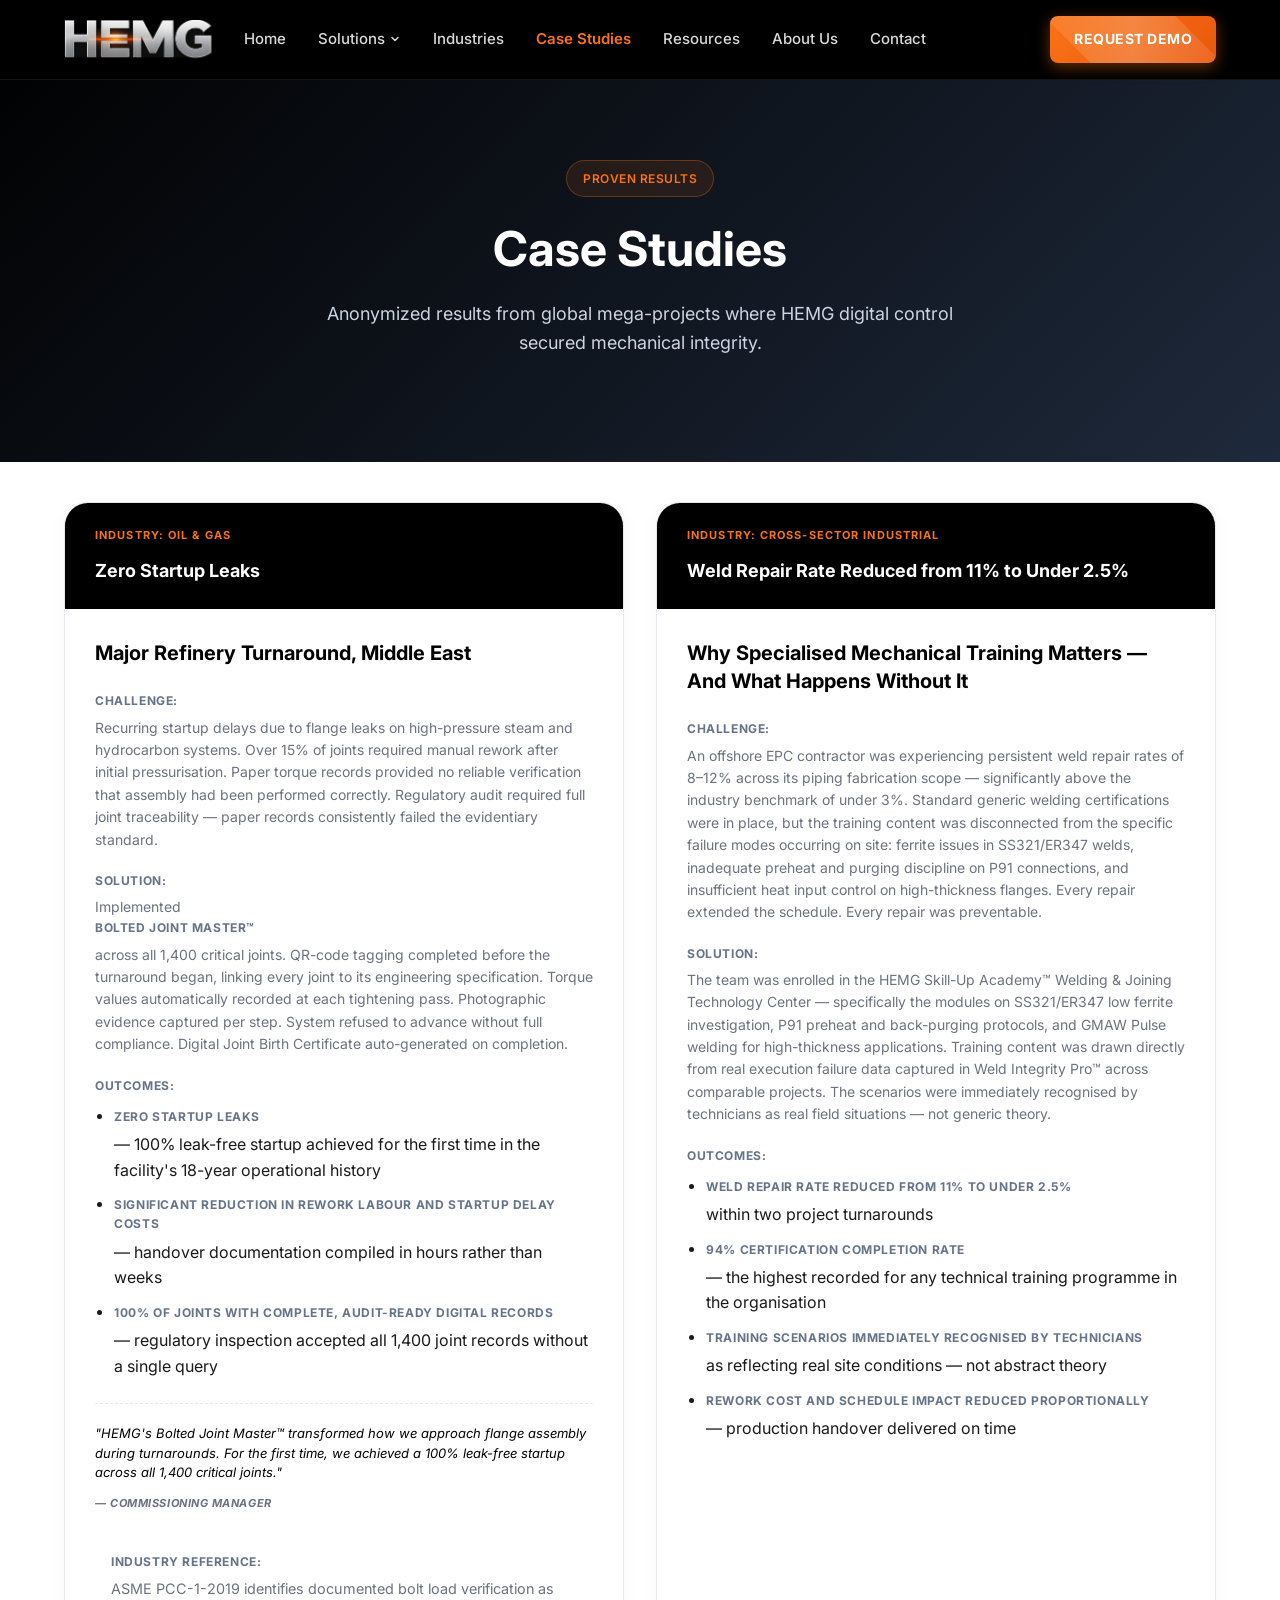
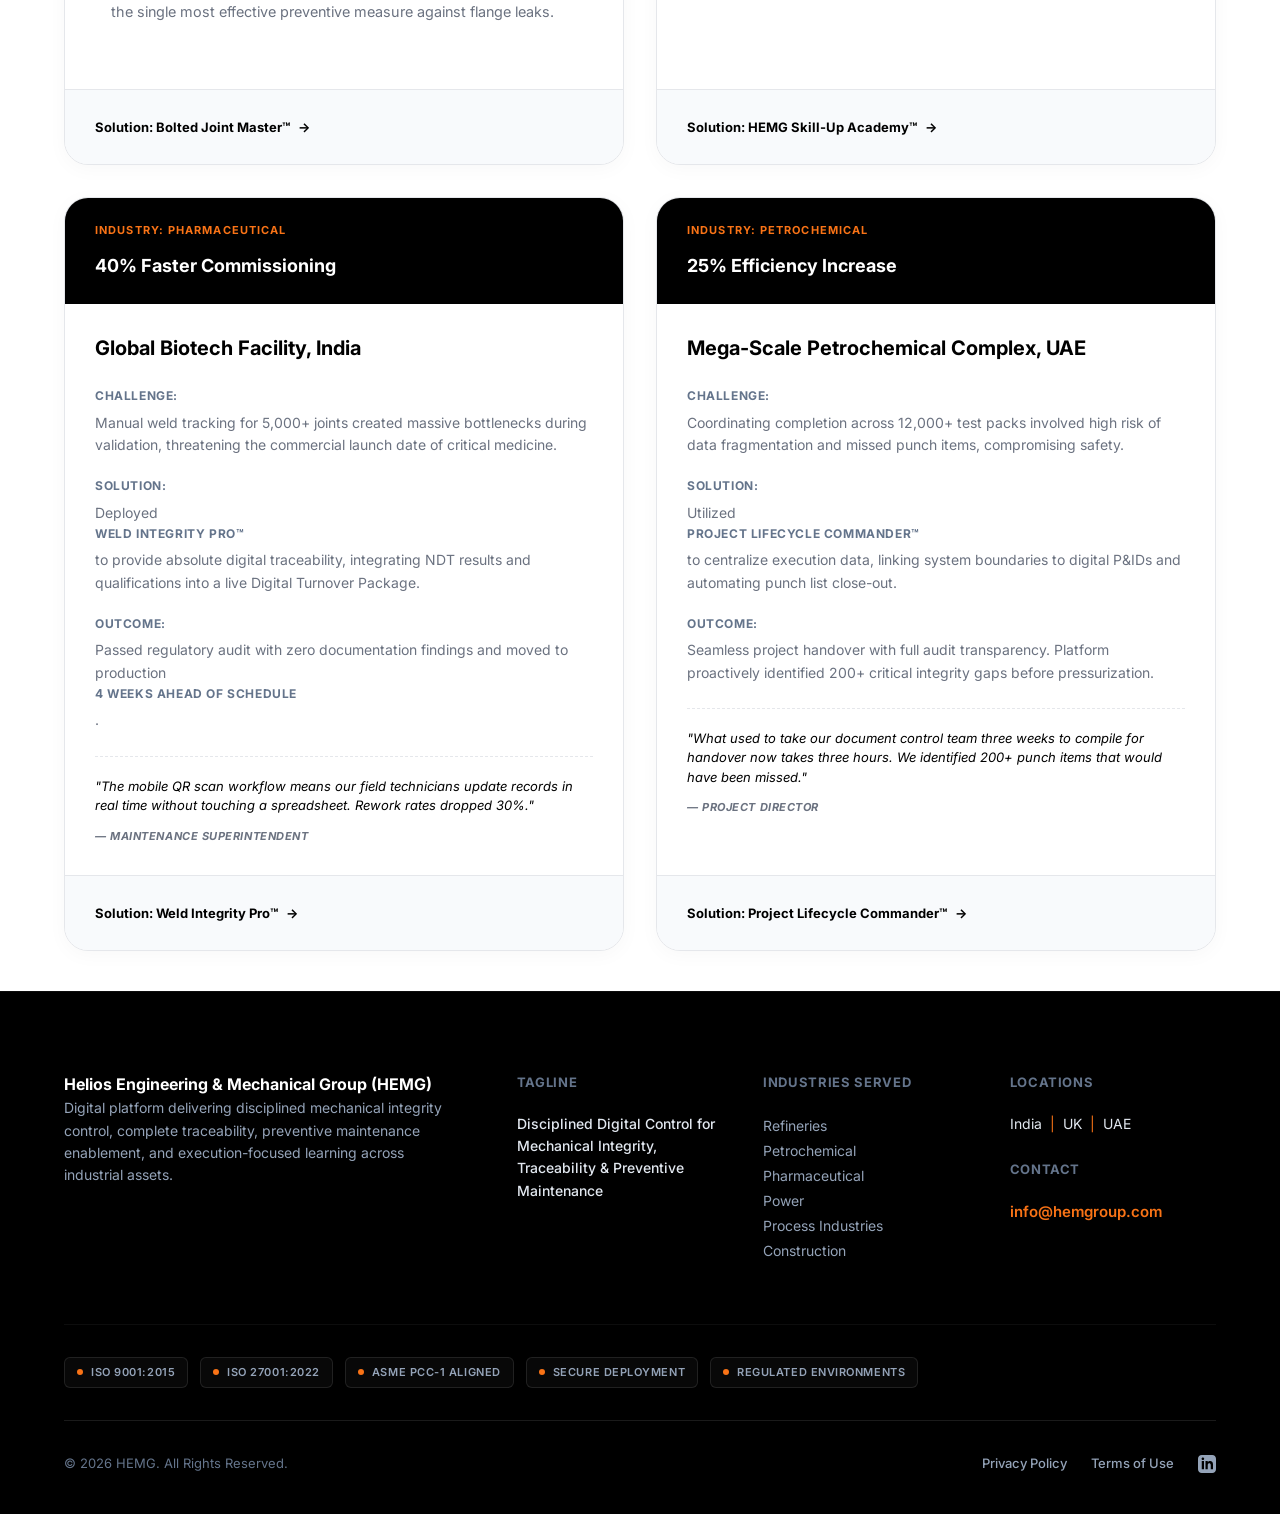
<file: case-studies.html>
<!DOCTYPE html>
<html lang="en">

<head>
    <meta charset="UTF-8">
    <meta name="viewport" content="width=device-width, initial-scale=1.0">
    <title>Case Studies | HEMG - Delivering Mechanical Integrity</title>
    <link rel="stylesheet" href="css/styles.css">
    <link rel="preconnect" href="https://fonts.googleapis.com">
    <link rel="preconnect" href="https://fonts.gstatic.com" crossorigin>
    <link href="https://fonts.googleapis.com/css2?family=Inter:wght@300;400;500;600;700&display=swap" rel="stylesheet">
    <meta name="description"
        content="Explore HEMG case studies detailing successful digital transformations in refinery shutdowns, large-scale piping fabrication, and industrial maintenance projects.">
</head>

<body class="case-studies-page industries-page">

    <!-- Header -->
    <header class="header">
        <div class="container header-content">
            <div class="header-left">
                <div class="logo">
                    <a href="index.html">
                        <img src="images/hemg-logo.png" alt="HEM Groups Logo" class="brand-logo">
                    </a>
                </div>
                <nav class="nav-links">
                    <a href="index.html">Home</a>
                    <div class="nav-item">
                        <a href="#" class="dropdown-toggle">Solutions
                            <svg width="12" height="12" viewBox="0 0 24 24" fill="none" stroke="currentColor"
                                stroke-width="3" stroke-linecap="round" stroke-linejoin="round">
                                <path d="m6 9 6 6 6-6" />
                            </svg>
                        </a>
                        <div class="dropdown-menu mega-menu">
                            <div class="mega-menu-grid">
                                <a href="bolted-joint-integrity.html" class="mega-menu-card">
                                    <div class="menu-card-icon">
                                        <svg width="24" height="24" viewBox="0 0 24 24" fill="none"
                                            stroke="currentColor" stroke-width="2">
                                            <circle cx="12" cy="12" r="3" />
                                            <path
                                                d="M3 12h3m12 0h3M12 3v3m0 12v3M5.6 5.6l2.1 2.1m8.6 8.6l2.1 2.1M5.6 18.4l2.1-2.1m8.6-8.6l2.1-2.1" />
                                        </svg>
                                    </div>
                                    <div class="menu-card-content">
                                        <span class="menu-card-title">Bolted Joint Master™</span>
                                        <span class="menu-card-desc">Digital control and verification of flange
                                            assembly.</span>
                                    </div>
                                </a>
                                <a href="welded-joint-traceability.html" class="mega-menu-card">
                                    <div class="menu-card-icon">
                                        <svg width="24" height="24" viewBox="0 0 24 24" fill="none"
                                            stroke="currentColor" stroke-width="2">
                                            <path d="m15 5 4 4" />
                                            <path d="M13 7l1 1" />
                                            <path d="m4 11 8 8" />
                                            <path d="m9 6 11 11c.6.6.6 1.5 0 2l-1 1c-.6.6-1.5.6-2 0L6 9z" />
                                        </svg>
                                    </div>
                                    <div class="menu-card-content">
                                        <span class="menu-card-title">Weld Integrity Pro™</span>
                                        <span class="menu-card-desc">Universal welded joint traceability and
                                            inspection.</span>
                                    </div>
                                </a>
                                <a href="test-pack-management.html" class="mega-menu-card">
                                    <div class="menu-card-icon">
                                        <svg width="24" height="24" viewBox="0 0 24 24" fill="none"
                                            stroke="currentColor" stroke-width="2">
                                            <path d="M6 12c-2 0-3 1-3 3v2M18 12c2 0 3 1 3 3v2M12 2v20M2 12h20" />
                                        </svg>
                                    </div>
                                    <div class="menu-card-content">
                                        <span class="menu-card-title">Project Lifecycle Commander™</span>
                                        <span class="menu-card-desc">System-level pressure testing and completion
                                            control.</span>
                                    </div>
                                </a>
                                <a href="hemg-academy.html" class="mega-menu-card">
                                    <div class="menu-card-icon">
                                        <svg width="24" height="24" viewBox="0 0 24 24" fill="none"
                                            stroke="currentColor" stroke-width="2">
                                            <path d="M22 10v6M2 10l10-5 10 5-10 5z" />
                                            <path d="M6 12v5c0 1.1 2.7 2 6 2s6-.9 6-2v-5" />
                                        </svg>
                                    </div>
                                    <div class="menu-card-content">
                                        <span class="menu-card-title">HEMG Skill-Up Academy™</span>
                                        <span class="menu-card-desc">Execution-focused learning and capability
                                            development.</span>
                                    </div>
                                </a>
                            </div>
                        </div>
                    </div>
                    <a href="industries.html">Industries</a>
                    <a href="case-studies.html" class="active">Case Studies</a>
                    <a href="resources.html">Resources</a>
                    <a href="about-us.html">About Us</a>
                    <a href="contact.html">Contact</a>
                </nav>
            </div>

            <div class="header-right">
                <a href="contact.html" class="btn btn-nav-cta">Request Demo</a>
                <button class="mobile-menu-toggle" aria-label="Toggle Menu">
                    <span class="bar"></span>
                    <span class="bar"></span>
                    <span class="bar"></span>
                </button>
            </div>
        </div>
    </header>

    <!-- Page Header -->
    <header class="product-hero">
        <div class="container header-container" style="padding: 0;">
            <div class="hero-top" style="margin-bottom: 0; padding-bottom: 0;">
                <div class="hero-text" style="text-align: center; margin: 0 auto;">
                    <div class="hero-badge">Proven Results</div>
                    <h1 class="hero-title">Case Studies</h1>
                    <p class="hero-description">Anonymized results from global mega-projects where HEMG digital control
                        secured mechanical integrity.</p>
                </div>
            </div>
        </div>
    </header>

    <!-- Case Studies Section -->
    <section class="section">
        <div class="container">
            <div class="case-studies-main-grid">

                <!-- Case Study 1 -->
                <div class="case-study-card reveal">
                    <div class="case-card-header">
                        <span class="case-industry">Industry: Oil & Gas</span>
                        <div class="case-metric">Zero Startup Leaks</div>
                    </div>
                    <div class="case-card-body">
                        <h3>Major Refinery Turnaround, Middle East</h3>
                        <div class="case-detail-bit">
                            <strong>Challenge:</strong>
                            <p>Recurring startup delays due to flange leaks on high-pressure steam and hydrocarbon
                                systems. Over 15% of joints required manual rework after initial pressurisation. Paper
                                torque records provided no reliable verification that assembly had been performed
                                correctly. Regulatory audit required full joint traceability — paper records
                                consistently failed the evidentiary standard.</p>
                        </div>
                        <div class="case-detail-bit">
                            <strong>Solution:</strong>
                            <p>Implemented <strong>Bolted Joint Master™</strong> across all 1,400 critical joints.
                                QR-code tagging completed before the turnaround began, linking every joint to its
                                engineering specification. Torque values automatically recorded at each tightening pass.
                                Photographic evidence captured per step. System refused to advance without full
                                compliance. Digital Joint Birth Certificate auto-generated on completion.</p>
                        </div>
                        <div class="case-detail-bit">
                            <strong>Outcomes:</strong>
                            <ul style="margin: 0.5rem 0 1rem 1.2rem; padding: 0;">
                                <li style="margin-bottom: 0.5rem;"><strong>Zero startup leaks</strong> &mdash; 100%
                                    leak-free startup achieved for the first time in the facility's 18-year operational
                                    history</li>
                                <li style="margin-bottom: 0.5rem;"><strong>Significant reduction in rework labour and
                                        startup delay costs</strong> &mdash; handover documentation compiled in hours
                                    rather than weeks</li>
                                <li><strong>100% of joints with complete, audit-ready digital records</strong> &mdash;
                                    regulatory inspection accepted all 1,400 joint records without a single query</li>
                            </ul>
                        </div>
                        <div class="case-quote">
                            <p>"HEMG's Bolted Joint Master™ transformed how we approach flange assembly during
                                turnarounds. For the first time, we achieved a 100% leak-free startup across all 1,400
                                critical joints."</p>
                            <span class="case-quote-author">— Commissioning Manager</span>
                        </div>
                        <div class="case-detail-bit"
                            style="margin-top: 1.5rem; padding: 1rem; background-color: rgba(var(--primary-light-rgb), 0.05); border-left: 3px solid var(--primary-color); border-radius: 0 4px 4px 0;">
                            <strong>Industry Reference:</strong>
                            <p style="margin-bottom: 0; font-size: 0.9rem;">ASME PCC-1-2019 identifies documented bolt
                                load verification as the single most effective preventive measure against flange leaks.
                            </p>
                        </div>
                    </div>
                    <div class="case-card-footer">
                        <a href="bolted-joint-integrity.html" class="case-sol-link">Solution: Bolted Joint Master™</a>
                    </div>
                </div>

                <!-- Case Study 4 -->
                <div class="case-study-card reveal">
                    <div class="case-card-header">
                        <span class="case-industry">Industry: Cross-Sector Industrial</span>
                        <div class="case-metric">Weld Repair Rate Reduced from 11% to Under 2.5%</div>
                    </div>
                    <div class="case-card-body">
                        <h3>Why Specialised Mechanical Training Matters — And What Happens Without It</h3>
                        <div class="case-detail-bit">
                            <strong>Challenge:</strong>
                            <p>An offshore EPC contractor was experiencing persistent weld repair rates of 8–12% across
                                its piping fabrication scope — significantly above the industry benchmark of under 3%.
                                Standard generic welding certifications were in place, but the training content was
                                disconnected from the specific failure modes occurring on site: ferrite issues in
                                SS321/ER347 welds, inadequate preheat and purging discipline on P91 connections, and
                                insufficient heat input control on high-thickness flanges. Every repair extended the
                                schedule. Every repair was preventable.</p>
                        </div>
                        <div class="case-detail-bit">
                            <strong>Solution:</strong>
                            <p>The team was enrolled in the HEMG Skill-Up Academy™ Welding & Joining Technology Center —
                                specifically the modules on SS321/ER347 low ferrite investigation, P91 preheat and
                                back-purging protocols, and GMAW Pulse welding for high-thickness applications. Training
                                content was drawn directly from real execution failure data captured in Weld Integrity
                                Pro™ across comparable projects. The scenarios were immediately recognised by
                                technicians as real field situations — not generic theory.</p>
                        </div>
                        <div class="case-detail-bit">
                            <strong>Outcomes:</strong>
                            <ul style="margin: 0.5rem 0 1rem 1.2rem; padding: 0;">
                                <li style="margin-bottom: 0.5rem;"><strong>Weld repair rate reduced from 11% to under
                                        2.5%</strong> within two project turnarounds</li>
                                <li style="margin-bottom: 0.5rem;"><strong>94% certification completion rate</strong>
                                    &mdash; the highest recorded for any technical training programme in the
                                    organisation</li>
                                <li style="margin-bottom: 0.5rem;"><strong>Training scenarios immediately recognised by
                                        technicians</strong> as reflecting real site conditions &mdash; not abstract
                                    theory</li>
                                <li><strong>Rework cost and schedule impact reduced proportionally</strong> &mdash;
                                    production handover delivered on time</li>
                            </ul>
                        </div>
                    </div>
                    <div class="case-card-footer">
                        <a href="hemg-academy.html" class="case-sol-link">Solution: HEMG Skill-Up Academy™</a>
                    </div>
                </div>

                <!-- Case Study 2 -->
                <div class="case-study-card reveal">
                    <div class="case-card-header">
                        <span class="case-industry">Industry: Pharmaceutical</span>
                        <div class="case-metric">40% Faster Commissioning</div>
                    </div>
                    <div class="case-card-body">
                        <h3>Global Biotech Facility, India</h3>
                        <div class="case-detail-bit">
                            <strong>Challenge:</strong>
                            <p>Manual weld tracking for 5,000+ joints created massive bottlenecks during validation,
                                threatening the commercial launch date of critical medicine.</p>
                        </div>
                        <div class="case-detail-bit">
                            <strong>Solution:</strong>
                            <p>Deployed <strong>Weld Integrity Pro™</strong> to provide absolute digital traceability,
                                integrating NDT results and qualifications into a live Digital Turnover Package.</p>
                        </div>
                        <div class="case-detail-bit">
                            <strong>Outcome:</strong>
                            <p>Passed regulatory audit with zero documentation findings and moved to production
                                <strong>4 weeks ahead of schedule</strong>.
                            </p>
                        </div>
                        <div class="case-quote">
                            <p>"The mobile QR scan workflow means our field technicians update records in real time
                                without touching a spreadsheet. Rework rates dropped 30%."</p>
                            <span class="case-quote-author">— Maintenance Superintendent</span>
                        </div>
                    </div>
                    <div class="case-card-footer">
                        <a href="welded-joint-traceability.html" class="case-sol-link">Solution: Weld Integrity Pro™</a>
                    </div>
                </div>

                <!-- Case Study 3 -->
                <div class="case-study-card reveal">
                    <div class="case-card-header">
                        <span class="case-industry">Industry: Petrochemical</span>
                        <div class="case-metric">25% Efficiency Increase</div>
                    </div>
                    <div class="case-card-body">
                        <h3>Mega-Scale Petrochemical Complex, UAE</h3>
                        <div class="case-detail-bit">
                            <strong>Challenge:</strong>
                            <p>Coordinating completion across 12,000+ test packs involved high risk of data
                                fragmentation and missed punch items, compromising safety.</p>
                        </div>
                        <div class="case-detail-bit">
                            <strong>Solution:</strong>
                            <p>Utilized <strong>Project Lifecycle Commander™</strong> to centralize execution data,
                                linking system boundaries to digital P&IDs and automating punch list close-out.</p>
                        </div>
                        <div class="case-detail-bit">
                            <strong>Outcome:</strong>
                            <p>Seamless project handover with full audit transparency. Platform proactively identified
                                200+ critical integrity gaps before pressurization.</p>
                        </div>
                        <div class="case-quote">
                            <p>"What used to take our document control team three weeks to compile for handover now
                                takes three hours. We identified 200+ punch items that would have been missed."</p>
                            <span class="case-quote-author">— Project Director</span>
                        </div>
                    </div>
                    <div class="case-card-footer">
                        <a href="test-pack-management.html" class="case-sol-link">Solution: Project Lifecycle
                            Commander™</a>
                    </div>
                </div>

            </div>
        </div>
    </section>

    <!-- Footer -->
    <footer class="footer"
        style="background-color: var(--primary-dark); padding-top: 80px; padding-bottom: 40px; border-top: 1px solid rgba(255,255,255,0.05); margin-top: auto;">
        <div class="container">
            <div class="footer-grid">
                <div class="footer-col">
                    <h4>Helios Engineering &amp; Mechanical Group (HEMG)</h4>
                    <p class="footer-about">
                        Digital platform delivering disciplined mechanical integrity control, complete traceability,
                        preventive maintenance enablement, and execution-focused learning across industrial assets.
                    </p>
                </div>
                <div class="footer-col">
                    <h4 class="footer-label">Tagline</h4>
                    <p class="footer-tagline">
                        Disciplined Digital Control for Mechanical Integrity, Traceability &amp; Preventive Maintenance
                    </p>
                </div>
                <div class="footer-col">
                    <h4 class="footer-label">Industries Served</h4>
                    <ul class="footer-list">
                        <li>Refineries</li>
                        <li>Petrochemical</li>
                        <li>Pharmaceutical</li>
                        <li>Power</li>
                        <li>Process Industries</li>
                        <li>Construction</li>
                    </ul>
                </div>
                <div class="footer-col">
                    <h4 class="footer-label">Locations</h4>
                    <p class="footer-locations">
                        India <span class="divider">|</span> UK <span class="divider">|</span> UAE
                    </p>
                    <h4 class="footer-label">Contact</h4>
                    <a href="mailto:info@hemgroup.com" class="footer-email">info@hemgroup.com</a>
                </div>
            </div>

            <div class="footer-badges reveal">
                <div class="footer-badge">
                    <span class="badge-dot"></span>
                    ISO 9001:2015
                </div>
                <div class="footer-badge">
                    <span class="badge-dot"></span>
                    ISO 27001:2022
                </div>
                <div class="footer-badge">
                    <span class="badge-dot"></span>
                    ASME PCC-1 ALIGNED
                </div>
                <div class="footer-badge">
                    <span class="badge-dot"></span>
                    SECURE DEPLOYMENT
                </div>
                <div class="footer-badge">
                    <span class="badge-dot"></span>
                    REGULATED ENVIRONMENTS
                </div>
            </div>

            <div class="footer-bottom">
                <div class="footer-bottom-left">
                    <p>&copy; 2026 HEMG. All Rights Reserved.</p>
                </div>
                <div class="footer-legal">
                    <a href="privacy-policy.html">Privacy Policy</a>
                    <a href="terms-of-use.html">Terms of Use</a>
                    <a href="https://www.linkedin.com/company/hemg-group" target="_blank" class="social-link"
                        aria-label="LinkedIn">
                        <svg width="18" height="18" viewBox="0 0 24 24" fill="currentColor">
                            <path
                                d="M19 0h-14c-2.761 0-5 2.239-5 5v14c0 2.761 2.239 5 5 5h14c2.762 0 5-2.239 5-5v-14c0-2.761-2.238-5-5-5zm-11 19h-3v-11h3v11zm-1.5-12.268c-.966 0-1.75-.79-1.75-1.764s.784-1.764 1.75-1.764 1.75.79 1.75 1.764-.783 1.764-1.75 1.764zm13.5 12.268h-3v-5.604c0-3.368-4-3.113-4 0v5.604h-3v-11h3v1.765c1.396-2.586 7-2.777 7 2.476v6.759z" />
                        </svg>
                    </a>
                </div>
            </div>
        </div>
    </footer>

    <script src="js/script.js"></script>
</body>

</html>
</file>
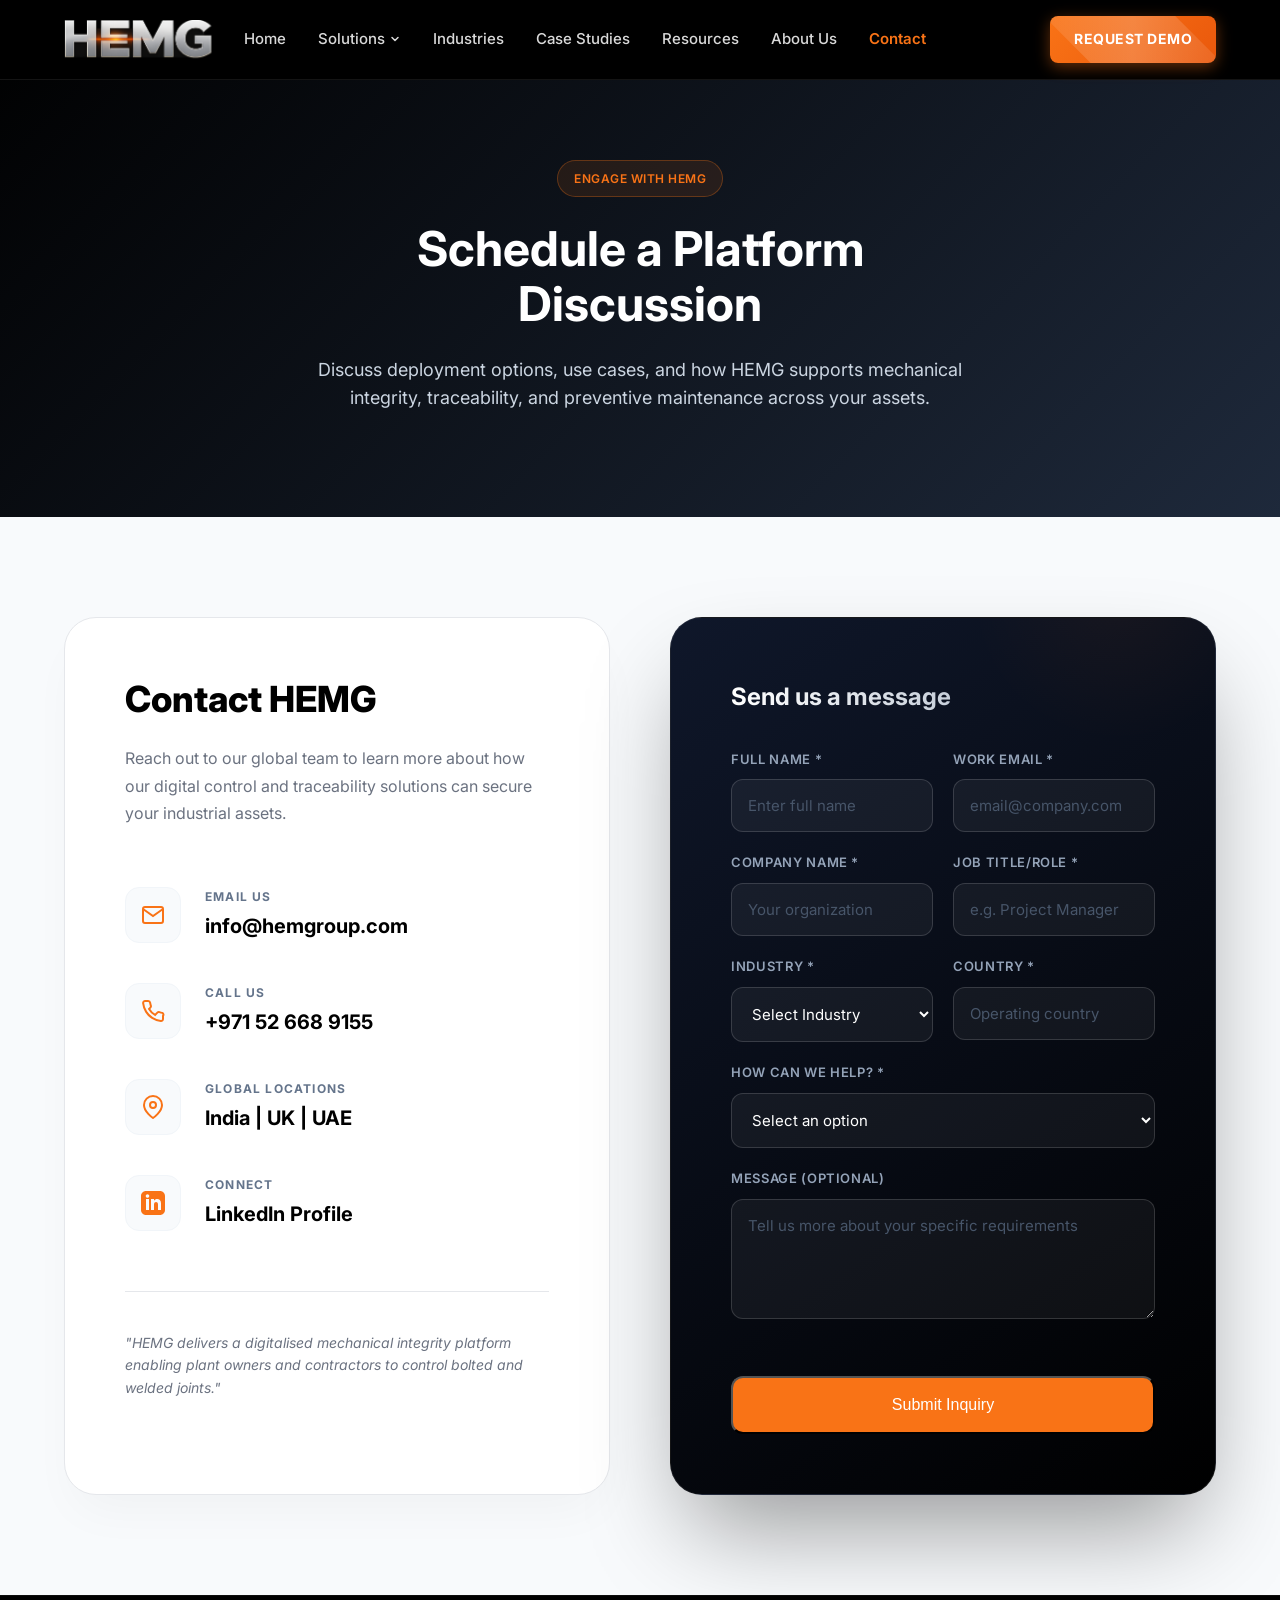
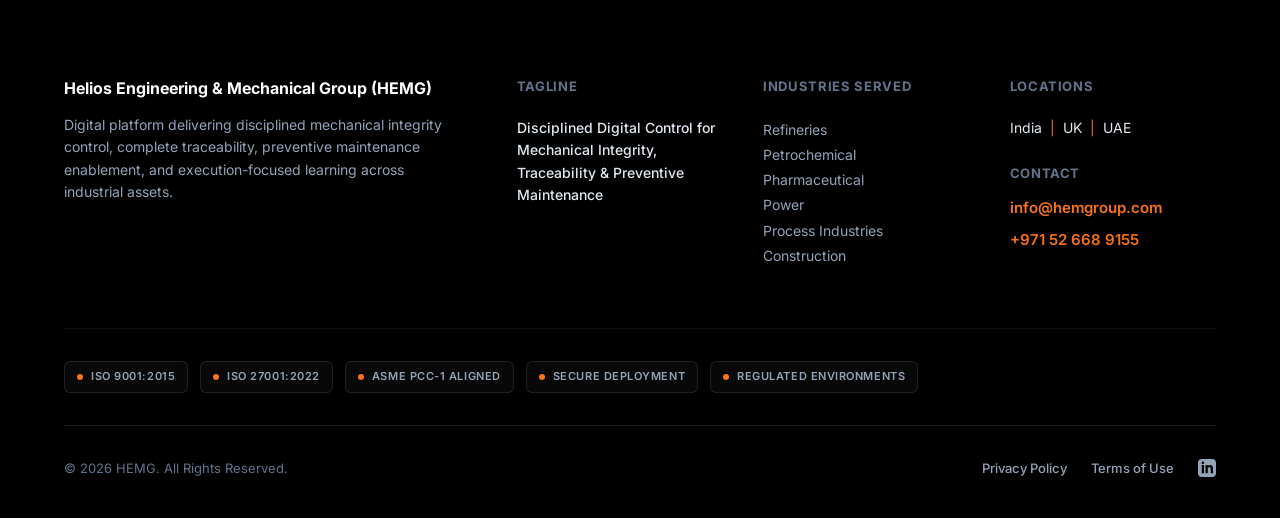
<file: contact.html>
<!DOCTYPE html>
<html lang="en">

<head>
    <meta charset="UTF-8">
    <meta name="viewport" content="width=device-width, initial-scale=1.0">
    <title>Contact Us - HEM Groups</title>
    <link rel="stylesheet" href="css/styles.css">
    <link rel="preconnect" href="https://fonts.googleapis.com">
    <link rel="preconnect" href="https://fonts.gstatic.com" crossorigin>
    <link href="https://fonts.googleapis.com/css2?family=Inter:wght@300;400;500;600;700&display=swap" rel="stylesheet">
    <meta name="description"
        content="Schedule a platform demo with HEMG. Contact our global team in India, UK, and UAE to discuss digitalized mechanical integrity for your industrial asset repairs.">
</head>

<body class="contact-page industries-page">

    <!-- Header -->
    <header class="header">
        <div class="container header-content">
            <div class="header-left">
                <div class="logo">
                    <a href="index.html">
                        <img src="images/hemg-logo.png" alt="HEM Groups Logo" class="brand-logo">
                    </a>
                </div>
                <nav class="nav-links">
                    <a href="index.html">Home</a>
                    <div class="nav-item">
                        <a href="#" class="dropdown-toggle">Solutions
                            <svg width="12" height="12" viewBox="0 0 24 24" fill="none" stroke="currentColor"
                                stroke-width="3" stroke-linecap="round" stroke-linejoin="round">
                                <path d="m6 9 6 6 6-6" />
                            </svg>
                        </a>
                        <div class="dropdown-menu mega-menu">
                            <div class="mega-menu-grid">
                                <a href="bolted-joint-integrity.html" class="mega-menu-card">
                                    <div class="menu-card-icon">
                                        <svg width="24" height="24" viewBox="0 0 24 24" fill="none"
                                            stroke="currentColor" stroke-width="2">
                                            <circle cx="12" cy="12" r="3" />
                                            <path
                                                d="M3 12h3m12 0h3M12 3v3m0 12v3M5.6 5.6l2.1 2.1m8.6 8.6l2.1 2.1M5.6 18.4l2.1-2.1m8.6-8.6l2.1-2.1" />
                                        </svg>
                                    </div>
                                    <div class="menu-card-content">
                                        <span class="menu-card-title">Bolted Joint Master™</span>
                                        <span class="menu-card-desc">Digital control and verification of flange
                                            assembly.</span>
                                    </div>
                                </a>
                                <a href="welded-joint-traceability.html" class="mega-menu-card">
                                    <div class="menu-card-icon">
                                        <svg width="24" height="24" viewBox="0 0 24 24" fill="none"
                                            stroke="currentColor" stroke-width="2">
                                            <path d="m15 5 4 4" />
                                            <path d="M13 7l1 1" />
                                            <path d="m4 11 8 8" />
                                            <path d="m9 6 11 11c.6.6.6 1.5 0 2l-1 1c-.6.6-1.5.6-2 0L6 9z" />
                                        </svg>
                                    </div>
                                    <div class="menu-card-content">
                                        <span class="menu-card-title">Weld Integrity Pro™</span>
                                        <span class="menu-card-desc">Universal welded joint traceability and
                                            inspection.</span>
                                    </div>
                                </a>
                                <a href="test-pack-management.html" class="mega-menu-card">
                                    <div class="menu-card-icon">
                                        <svg width="24" height="24" viewBox="0 0 24 24" fill="none"
                                            stroke="currentColor" stroke-width="2">
                                            <path d="M6 12c-2 0-3 1-3 3v2M18 12c2 0 3 1 3 3v2M12 2v20M2 12h20" />
                                        </svg>
                                    </div>
                                    <div class="menu-card-content">
                                        <span class="menu-card-title">Project Lifecycle Commander™</span>
                                        <span class="menu-card-desc">System-level pressure testing and completion
                                            control.</span>
                                    </div>
                                </a>
                                <a href="hemg-academy.html" class="mega-menu-card">
                                    <div class="menu-card-icon">
                                        <svg width="24" height="24" viewBox="0 0 24 24" fill="none"
                                            stroke="currentColor" stroke-width="2">
                                            <path d="M22 10v6M2 10l10-5 10 5-10 5z" />
                                            <path d="M6 12v5c0 1.1 2.7 2 6 2s6-.9 6-2v-5" />
                                        </svg>
                                    </div>
                                    <div class="menu-card-content">
                                        <span class="menu-card-title">HEMG Skill-Up Academy™</span>
                                        <span class="menu-card-desc">Execution-focused learning and capability
                                            development.</span>
                                    </div>
                                </a>
                            </div>
                        </div>
                    </div>
                    <a href="industries.html">Industries</a>
                    <a href="case-studies.html">Case Studies</a>
                    <a href="resources.html">Resources</a>
                    <a href="about-us.html">About Us</a>
                    <a href="contact.html" class="active">Contact</a>
                </nav>
            </div>

            <div class="header-right">
                <a href="contact.html" class="btn btn-nav-cta">Request Demo</a>
                <button class="mobile-menu-toggle" aria-label="Toggle Menu">
                    <span class="bar"></span>
                    <span class="bar"></span>
                    <span class="bar"></span>
                </button>
            </div>
        </div>
    </header>

    <div class="mobile-menu-overlay">
        <div class="mobile-menu-content">
            <nav class="mobile-nav-links">
                <a href="index.html">Home</a>
                <div class="mobile-dropdown">
                    <a href="#">Solutions</a>
                    <div class="mobile-dropdown-menu">
                        <a href="bolted-joint-integrity.html">Bolted Joint Master™</a>
                        <a href="welded-joint-traceability.html">Weld Integrity Pro™</a>
                        <a href="test-pack-management.html">Project Lifecycle Commander™</a>
                        <a href="hemg-academy.html">HEMG Skill-Up Academy™</a>
                    </div>
                </div>
                <a href="industries.html">Industries</a>
                <a href="case-studies.html">Case Studies</a>
                <a href="resources.html">Resources</a>
                <a href="about-us.html">About Us</a>
                <a href="contact.html" class="active">Contact Us</a>
                <a href="contact.html" class="btn btn-nav-cta"
                    style="margin-top: 10px; display: inline-block; width: 100%; text-align: center;">Request Demo</a>
            </nav>
        </div>
    </div>

    <!-- Contact Hero -->
    <header class="product-hero">
        <div class="container header-container" style="padding: 0;">
            <div class="hero-top" style="margin-bottom: 0; padding-bottom: 0;">
                <div class="hero-text" style="text-align: center; margin: 0 auto;">
                    <div class="hero-badge">Engage with HEMG</div>
                    <h1 class="hero-title">Schedule a Platform Discussion</h1>
                    <p class="hero-description">Discuss deployment options, use cases, and how HEMG
                        supports mechanical integrity, traceability, and preventive maintenance across your assets.</p>
                </div>
            </div>
        </div>
    </header>

    <!-- Contact Section -->
    <section class="contact-section">
        <div class="container">
            <div class="contact-grid">
                <!-- Contact Info -->
                <div class="contact-info-card">
                    <h2 class="section-title">Contact HEMG</h2>
                    <p class="section-subtitle subtitle-left">Reach out to our global team
                        to learn more about how our digital control and traceability solutions can secure your
                        industrial assets.</p>

                    <div class="info-item">
                        <div class="info-icon">
                            <svg width="24" height="24" viewBox="0 0 24 24" fill="none" stroke="currentColor"
                                stroke-width="2">
                                <path d="M4 4h16c1.1 0 2 .9 2 2v12c0 1.1-.9 2-2 2H4c-1.1 0-2-.9-2-2V6c0-1.1.9-2 2-2z">
                                </path>
                                <polyline points="22,6 12,13 2,6"></polyline>
                            </svg>
                        </div>
                        <div class="info-content">
                            <h4>Email Us</h4>
                            <a href="mailto:info@hemgroup.com">info@hemgroup.com</a>
                        </div>
                    </div>

                    <div class="info-item">
                        <div class="info-icon">
                            <svg width="24" height="24" viewBox="0 0 24 24" fill="none" stroke="currentColor"
                                stroke-width="2">
                                <path
                                    d="M22 16.92v3a2 2 0 0 1-2.18 2 19.79 19.79 0 0 1-8.63-3.07 19.5 19.5 0 0 1-6-6 19.79 19.79 0 0 1-3.07-8.67A2 2 0 0 1 4.11 2h3a2 2 0 0 1 2 1.72 12.84 12.84 0 0 0 .7 2.81 2 2 0 0 1-.45 2.11L8.09 9.91a16 16 0 0 0 6 6l2.28-2.28a2 2 0 0 1 2.11-.45 12.84 12.84 0 0 0 2.81.7A2 2 0 0 1 22 16.92z">
                                </path>
                            </svg>
                        </div>
                        <div class="info-content">
                            <h4>Call Us</h4>
                            <a href="tel:+971526689155">+971 52 668 9155</a>
                        </div>
                    </div>

                    <div class="info-item">
                        <div class="info-icon">
                            <svg width="24" height="24" viewBox="0 0 24 24" fill="none" stroke="currentColor"
                                stroke-width="2">
                                <path d="M21 10c0 7-9 13-9 13s-9-6-9-13a9 9 0 0 1 18 0z"></path>
                                <circle cx="12" cy="10" r="3"></circle>
                            </svg>
                        </div>
                        <div class="info-content">
                            <h4>Global Locations</h4>
                            <p>India | UK | UAE</p>
                        </div>
                    </div>
                    <div class="info-item">
                        <div class="info-icon">
                            <svg width="24" height="24" viewBox="0 0 24 24" fill="currentColor">
                                <path
                                    d="M19 0h-14c-2.761 0-5 2.239-5 5v14c0 2.761 2.239 5 5 5h14c2.762 0 5-2.239 5-5v-14c0-2.761-2.238-5-5-5zm-11 19h-3v-11h3v11zm-1.5-12.268c-.966 0-1.75-.79-1.75-1.764s.784-1.764 1.75-1.764 1.75.79 1.75 1.764-.783 1.764-1.75 1.764zm13.5 12.268h-3v-5.604c0-3.368-4-3.113-4 0v5.604h-3v-11h3v1.765c1.396-2.586 7-2.777 7 2.476v6.759z" />
                            </svg>
                        </div>
                        <div class="info-content">
                            <h4>Connect</h4>
                            <a href="https://www.linkedin.com/company/hemg-group" target="_blank">LinkedIn Profile</a>
                        </div>
                    </div>

                    <div style="margin-top: 60px; padding-top: 40px; border-top: 1px solid var(--border-gray);">
                        <p style="font-size: 14px; color: var(--text-gray); font-style: italic;">
                            "HEMG delivers a digitalised mechanical integrity platform enabling plant owners and
                            contractors to control bolted and welded joints."
                        </p>
                    </div>
                </div>

                <!-- Contact Form -->
                <div class="contact-form-container">
                    <div id="form-success-msg" style="display: none; text-align: center; padding: 40px 0;">
                        <div style="font-size: 48px; margin-bottom: 24px;"></div>
                        <h3 style="font-size: 24px; font-weight: 700; margin-bottom: 12px; color:white;">
                            Message Received</h3>
                        <p style="color: var(--text-gray); font-size: 16px;">Thank you — our team will respond within 1
                            business day.</p>
                    </div>
                    <form id="contact-form">
                        <h3
                            style="font-size: 24px; font-weight: 700; margin-bottom: 32px; background: linear-gradient(to right, #fff, #94a3b8); -webkit-background-clip: text; -webkit-text-fill-color: transparent;">
                            Send us a message</h3>
                        <div class="form-grid">
                            <div class="form-group">
                                <label for="name">Full Name *</label>
                                <input type="text" id="name" class="form-input" placeholder="Enter full name" required>
                            </div>
                            <div class="form-group">
                                <label for="email">Work Email *</label>
                                <input type="email" id="email" class="form-input" placeholder="email@company.com"
                                    required>
                            </div>
                            <div class="form-group">
                                <label for="company">Company Name *</label>
                                <input type="text" id="company" class="form-input" placeholder="Your organization"
                                    required>
                            </div>
                            <div class="form-group">
                                <label for="job-title">Job Title/Role *</label>
                                <input type="text" id="job-title" class="form-input" placeholder="e.g. Project Manager"
                                    required>
                            </div>
                            <div class="form-group">
                                <label for="industry">Industry *</label>
                                <select id="industry" class="form-input" required>
                                    <option value="" disabled selected>Select Industry</option>
                                    <option value="Oil & Gas — Upstream">Oil & Gas — Upstream</option>
                                    <option value="Oil & Gas — Downstream / Refining">Oil & Gas — Downstream / Refining
                                    </option>
                                    <option value="Petrochemical">Petrochemical</option>
                                    <option value="Nuclear Power">Nuclear Power</option>
                                    <option value="Power Generation (Thermal / Hydro)">Power Generation (Thermal /
                                        Hydro)</option>
                                    <option value="Pharmaceutical & Biotech">Pharmaceutical & Biotech</option>
                                    <option value="Offshore / FPSO / Marine">Offshore / FPSO / Marine</option>
                                    <option value="Water & Desalination">Water & Desalination</option>
                                    <option value="Semiconductor / High-Purity Manufacturing">Semiconductor /
                                        High-Purity Manufacturing</option>
                                    <option value="Construction / EPC / LSTK">Construction / EPC / LSTK</option>
                                    <option value="Mining & Metals">Mining & Metals</option>
                                    <option value="Other Industrial">Other Industrial</option>
                                </select>
                            </div>
                            <div class="form-group">
                                <label for="country">Country *</label>
                                <input type="text" id="country" class="form-input" placeholder="Operating country"
                                    required>
                            </div>
                            <div class="form-group full-width">
                                <label for="help-type">How can we help? *</label>
                                <select id="help-type" class="form-input" required>
                                    <option value="" disabled selected>Select an option</option>
                                    <option value="Request a Product Demo">Request a Product Demo</option>
                                    <option value="Discuss a Specific Project or Deployment">Discuss a Specific Project
                                        or Deployment</option>
                                    <option value="Bolted Joint Master™ — Enquiry">Bolted Joint Master™ — Enquiry
                                    </option>
                                    <option value="Weld Integrity Pro™ — Enquiry">Weld Integrity Pro™ — Enquiry</option>
                                    <option value="Project Lifecycle Commander™ — Enquiry">Project Lifecycle Commander™
                                        — Enquiry</option>
                                    <option value="HEMG Skill-Up Academy™ — Training Enquiry">HEMG Skill-Up Academy™ —
                                        Training Enquiry</option>
                                    <option value="Pricing & Commercial Proposal">Pricing & Commercial Proposal</option>
                                    <option value="Technical Integration & IT Query">Technical Integration & IT Query
                                    </option>
                                    <option value="Partnership or Reseller Enquiry">Partnership or Reseller Enquiry
                                    </option>
                                    <option value="General Information">General Information</option>
                                </select>
                            </div>
                            <div class="form-group full-width">
                                <label for="message">Message (Optional)</label>
                                <textarea id="message" class="form-input" rows="4"
                                    placeholder="Tell us more about your specific requirements"></textarea>
                            </div>
                        </div>
                        <button type="submit" class="btn btn-solid btn-full">Submit Inquiry</button>
                    </form>
                </div>
            </div>
        </div>
    </section>

    <!-- Footer -->
    <footer class="footer"
        style="background-color: var(--primary-dark); padding-top: 80px; padding-bottom: 40px; border-top: 1px solid rgba(255,255,255,0.05); margin-top: auto;">
        <div class="container">
            <div class="footer-grid">
                <!-- Col 1 -->
                <div class="footer-col" style="display: flex; flex-direction: column;">
                    <h4
                        style="font-size: 16px; font-weight: 700; color: var(--text-white); margin-bottom: 12px; font-family: 'Inter', sans-serif;">
                        Helios Engineering &amp; Mechanical Group (HEMG)</h4>
                    <p style="color: #94a3b8; font-size: 14px; line-height: 1.6; max-width: 400px; margin-bottom: 0;">
                        Digital platform delivering disciplined mechanical integrity control, complete traceability,
                        preventive maintenance enablement, and execution-focused learning across industrial assets.
                    </p>
                </div>
                <!-- Col 2 -->
                <div class="footer-col" style="display: flex; flex-direction: column;">
                    <h4
                        style="font-size: 13px; font-weight: 700; color: #64748b; margin-bottom: 20px; text-transform: uppercase; letter-spacing: 0.05em; font-family: 'Inter', sans-serif;">
                        Tagline</h4>
                    <p style="color: #e2e8f0; font-size: 14px; line-height: 1.6; font-weight: 500;">
                        Disciplined Digital Control for Mechanical Integrity, Traceability &amp; Preventive Maintenance
                    </p>
                </div>
                <!-- Col 3 -->
                <div class="footer-col" style="display: flex; flex-direction: column;">
                    <h4
                        style="font-size: 13px; font-weight: 700; color: #64748b; margin-bottom: 20px; text-transform: uppercase; letter-spacing: 0.05em; font-family: 'Inter', sans-serif;">
                        Industries Served</h4>
                    <ul
                        style="list-style: none; padding: 0; margin: 0; color: #94a3b8; font-size: 14px; line-height: 1.8;">
                        <li>Refineries</li>
                        <li>Petrochemical</li>
                        <li>Pharmaceutical</li>
                        <li>Power</li>
                        <li>Process Industries</li>
                        <li>Construction</li>
                    </ul>
                </div>
                <!-- Col 4 -->
                <div class="footer-col" style="display: flex; flex-direction: column;">
                    <h4
                        style="font-size: 13px; font-weight: 700; color: #64748b; margin-bottom: 20px; text-transform: uppercase; letter-spacing: 0.05em; font-family: 'Inter', sans-serif;">
                        Locations</h4>
                    <p style="color: #e2e8f0; font-size: 14px; line-height: 1.6; margin-bottom: 24px;">
                        India <span style="color: var(--accent-orange); margin: 0 4px;">|</span> UK <span
                            style="color: var(--accent-orange); margin: 0 4px;">|</span> UAE
                    </p>
                    <h4
                        style="font-size: 13px; font-weight: 700; color: #64748b; margin-bottom: 12px; text-transform: uppercase; letter-spacing: 0.05em; font-family: 'Inter', sans-serif;">
                        Contact</h4>
                    <a href="mailto:info@hemgroup.com"
                        style="color: var(--accent-orange); font-size: 15px; text-decoration: none; font-weight: 600; display: block; margin-bottom: 8px;">info@hemgroup.com</a>
                    <a href="tel:+971526689155"
                        style="color: var(--accent-orange); font-size: 15px; text-decoration: none; font-weight: 600; display: block;">+971
                        52 668 9155</a>
                </div>
            </div>

            <div class="footer-badges reveal">
                <div class="footer-badge">
                    <span class="badge-dot"></span>
                    ISO 9001:2015
                </div>
                <div class="footer-badge">
                    <span class="badge-dot"></span>
                    ISO 27001:2022
                </div>
                <div class="footer-badge">
                    <span class="badge-dot"></span>
                    ASME PCC-1 ALIGNED
                </div>
                <div class="footer-badge">
                    <span class="badge-dot"></span>
                    SECURE DEPLOYMENT
                </div>
                <div class="footer-badge">
                    <span class="badge-dot"></span>
                    REGULATED ENVIRONMENTS
                </div>
            </div>

            <div class="footer-bottom"
                style="border-top: 1px solid rgba(255,255,255,0.1); padding-top: 32px; display: flex; justify-content: space-between; align-items: center; flex-wrap: wrap; gap: 24px; font-size: 13px; color: #64748b;">
                <div style="display: flex; gap: 32px; align-items: center; flex-wrap: wrap;">
                    <p style="margin: 0;">&copy; 2026 HEMG. All Rights Reserved.</p>
                </div>
                <div class="footer-legal">
                    <a href="privacy-policy.html">Privacy Policy</a>
                    <a href="terms-of-use.html">Terms of Use</a>
                    <a href="https://www.linkedin.com/company/hemg-group" target="_blank"
                        class="social-link" aria-label="LinkedIn">
                        <svg width="18" height="18" viewBox="0 0 24 24" fill="currentColor">
                            <path
                                d="M19 0h-14c-2.761 0-5 2.239-5 5v14c0 2.761 2.239 5 5 5h14c2.762 0 5-2.239 5-5v-14c0-2.761-2.238-5-5-5zm-11 19h-3v-11h3v11zm-1.5-12.268c-.966 0-1.75-.79-1.75-1.764s.784-1.764 1.75-1.764 1.75.79 1.75 1.764-.783 1.764-1.75 1.764zm13.5 12.268h-3v-5.604c0-3.368-4-3.113-4 0v5.604h-3v-11h3v1.765c1.396-2.586 7-2.777 7 2.476v6.759z" />
                        </svg>
                    </a>
                </div>
            </div>
        </div>
    </footer>

    <script src="js/script.js"></script>
</body>

</html>
</file>
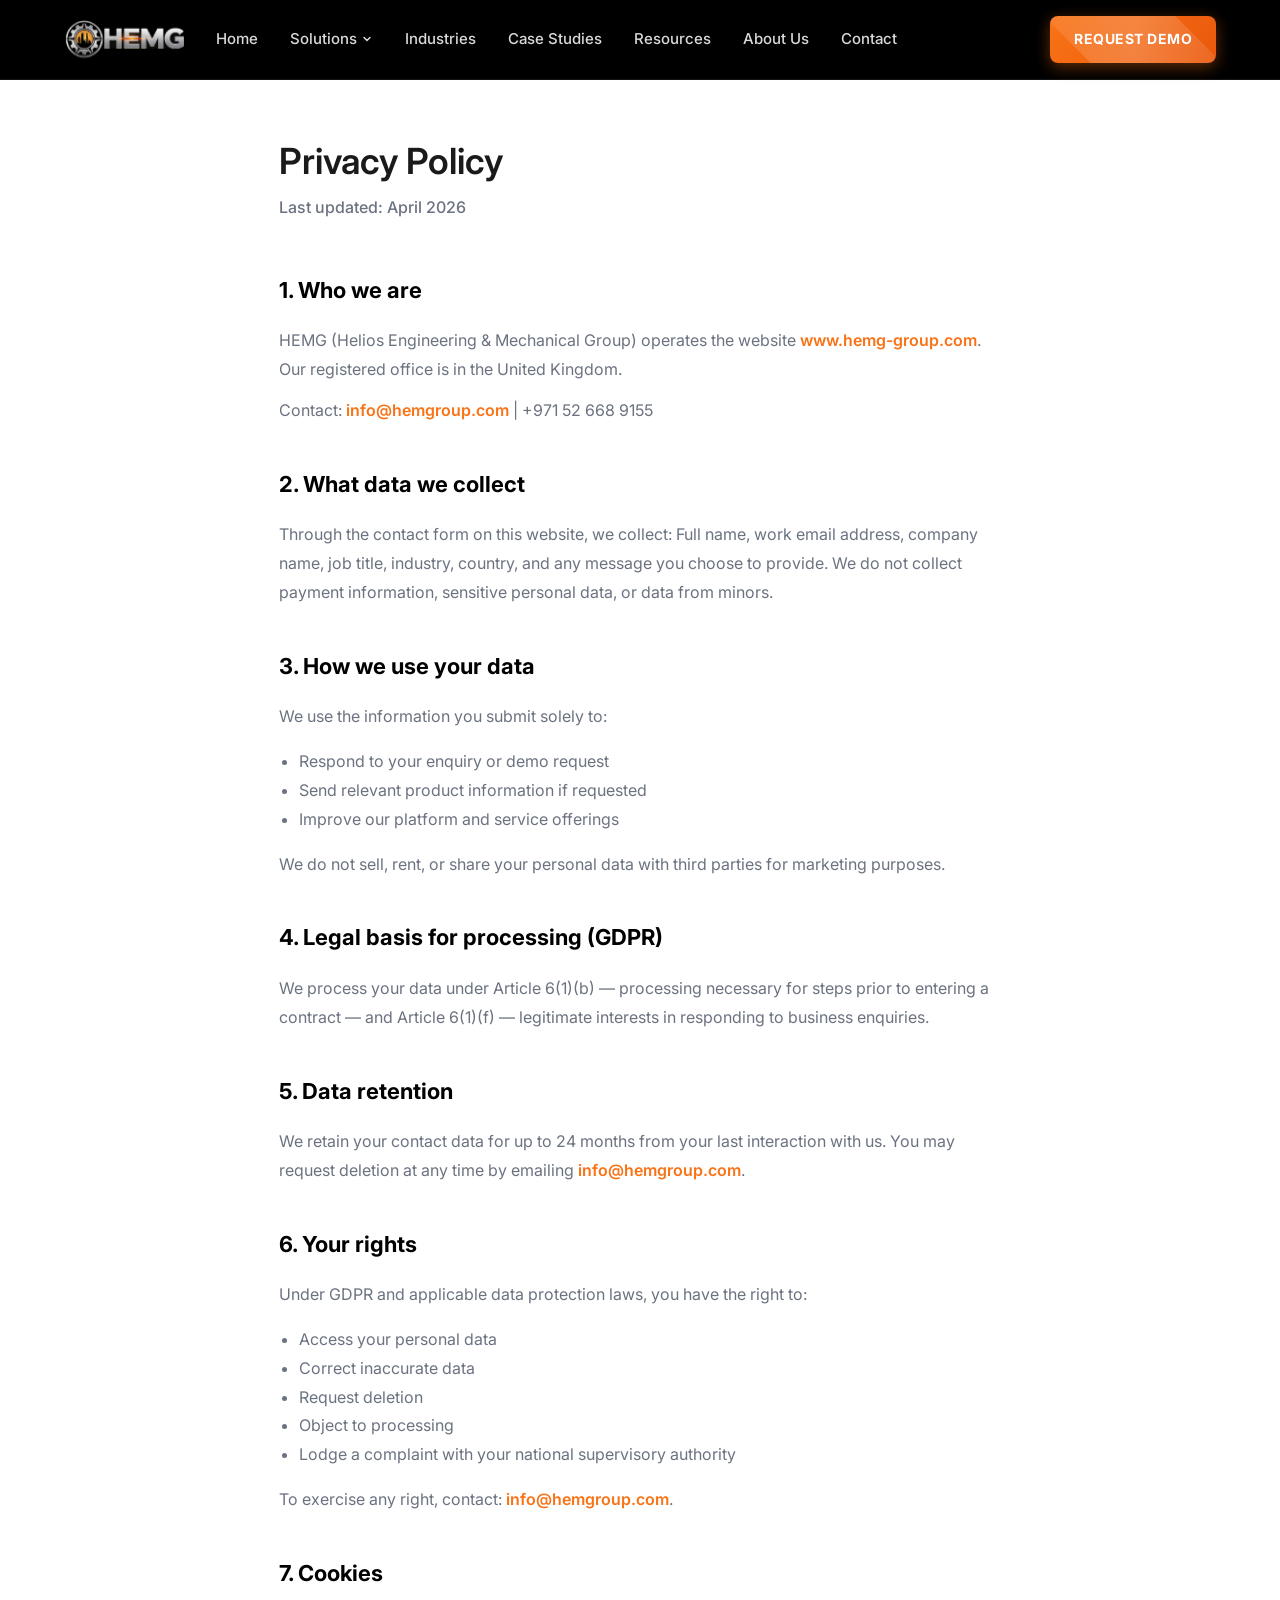
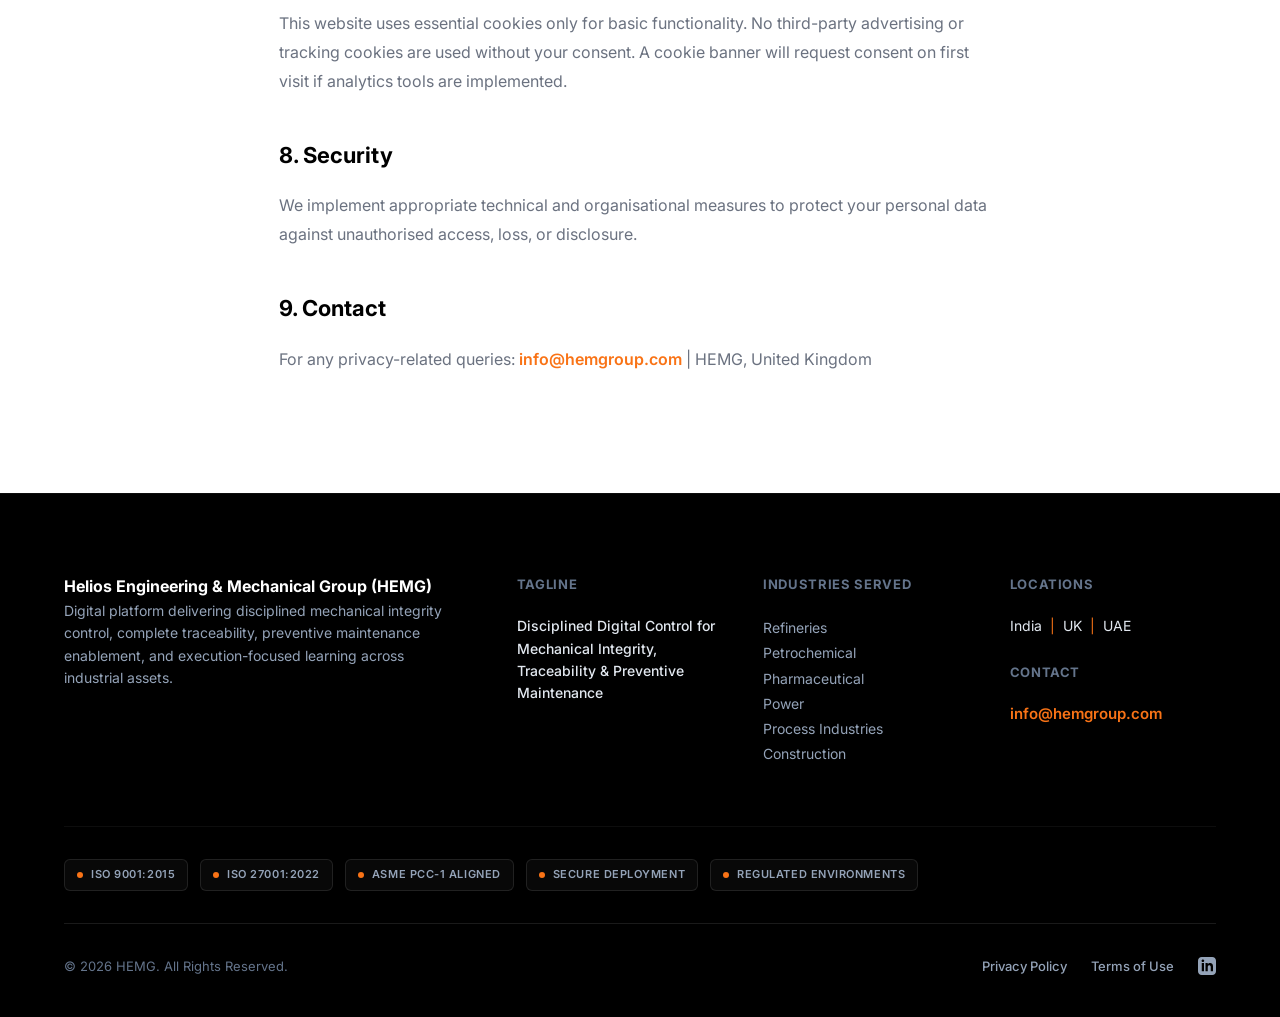
<file: privacy-policy.html>
<!DOCTYPE html>
<html lang="en">

<head>
    <meta charset="UTF-8">
    <meta name="viewport" content="width=device-width, initial-scale=1.0">
    <title>Privacy Policy | HEMG - Mechanical Integrity Platform</title>
    <link rel="stylesheet" href="css/styles.css">
    <link rel="preconnect" href="https://fonts.googleapis.com">
    <link rel="preconnect" href="https://fonts.gstatic.com" crossorigin>
    <link href="https://fonts.googleapis.com/css2?family=Inter:wght@300;400;500;600;700&display=swap" rel="stylesheet">
    <meta name="description"
        content="Privacy Policy for HEMG (Helios Engineering & Mechanical Group). Learn how we collect, use, and protect your professional data.">
</head>

<body class="legal-page industries-page">

    <!-- Header -->
    <header class="header">
        <div class="container header-content">
            <div class="header-left">
                <div class="logo">
                    <a href="index.html">
                        <img src="images/logo4.png" alt="HEM Groups Logo" class="brand-logo">
                    </a>
                </div>
                <nav class="nav-links">
                    <a href="index.html">Home</a>
                    <div class="nav-item">
                        <a href="#" class="dropdown-toggle">Solutions
                            <svg width="12" height="12" viewBox="0 0 24 24" fill="none" stroke="currentColor"
                                stroke-width="3" stroke-linecap="round" stroke-linejoin="round">
                                <path d="m6 9 6 6 6-6" />
                            </svg>
                        </a>
                        <div class="dropdown-menu mega-menu">
                            <div class="mega-menu-grid">
                                <a href="bolted-joint-integrity.html" class="mega-menu-card">
                                    <div class="menu-card-icon">
                                        <svg width="24" height="24" viewBox="0 0 24 24" fill="none"
                                            stroke="currentColor" stroke-width="2">
                                            <circle cx="12" cy="12" r="3" />
                                            <path
                                                d="M3 12h3m12 0h3M12 3v3m0 12v3M5.6 5.6l2.1 2.1m8.6 8.6l2.1 2.1M5.6 18.4l2.1-2.1m8.6-8.6l2.1-2.1" />
                                        </svg>
                                    </div>
                                    <div class="menu-card-content">
                                        <span class="menu-card-title">Bolted Joint Master™</span>
                                        <span class="menu-card-desc">Digital control and verification of flange
                                            assembly.</span>
                                    </div>
                                </a>
                                <a href="welded-joint-traceability.html" class="mega-menu-card">
                                    <div class="menu-card-icon">
                                        <svg width="24" height="24" viewBox="0 0 24 24" fill="none"
                                            stroke="currentColor" stroke-width="2">
                                            <path d="m15 5 4 4" />
                                            <path d="M13 7l1 1" />
                                            <path d="m4 11 8 8" />
                                            <path d="m9 6 11 11c.6.6.6 1.5 0 2l-1 1c-.6.6-1.5.6-2 0L6 9z" />
                                        </svg>
                                    </div>
                                    <div class="menu-card-content">
                                        <span class="menu-card-title">Weld Integrity Pro™</span>
                                        <span class="menu-card-desc">Universal welded joint traceability and
                                            inspection.</span>
                                    </div>
                                </a>
                                <a href="test-pack-management.html" class="mega-menu-card">
                                    <div class="menu-card-icon">
                                        <svg width="24" height="24" viewBox="0 0 24 24" fill="none"
                                            stroke="currentColor" stroke-width="2">
                                            <path d="M6 12c-2 0-3 1-3 3v2M18 12c2 0 3 1 3 3v2M12 2v20M2 12h20" />
                                        </svg>
                                    </div>
                                    <div class="menu-card-content">
                                        <span class="menu-card-title">Project Lifecycle Commander™</span>
                                        <span class="menu-card-desc">System-level pressure testing and completion
                                            control.</span>
                                    </div>
                                </a>
                                <a href="hemg-academy.html" class="mega-menu-card">
                                    <div class="menu-card-icon">
                                        <svg width="24" height="24" viewBox="0 0 24 24" fill="none"
                                            stroke="currentColor" stroke-width="2">
                                            <path d="M22 10v6M2 10l10-5 10 5-10 5z" />
                                            <path d="M6 12v5c0 1.1 2.7 2 6 2s6-.9 6-2v-5" />
                                        </svg>
                                    </div>
                                    <div class="menu-card-content">
                                        <span class="menu-card-title">HEMG Skill-Up Academy™</span>
                                        <span class="menu-card-desc">Execution-focused learning and capability
                                            development.</span>
                                    </div>
                                </a>
                            </div>
                        </div>
                    </div>
                    <a href="industries.html">Industries</a>
                    <a href="case-studies.html">Case Studies</a>
                    <a href="resources.html">Resources</a>
                    <a href="about-us.html">About Us</a>
                    <a href="contact.html">Contact</a>
                </nav>
            </div>

            <div class="header-right">
                <a href="contact.html" class="btn btn-nav-cta">Request Demo</a>
                <button class="mobile-menu-toggle" aria-label="Toggle Menu">
                    <span class="bar"></span>
                    <span class="bar"></span>
                    <span class="bar"></span>
                </button>
            </div>
        </div>
    </header>

    <div class="mobile-menu-overlay">
        <div class="mobile-menu-content">
            <nav class="mobile-nav-links">
                <a href="index.html">Home</a>
                <div class="mobile-dropdown">
                    <a href="#">Solutions</a>
                    <div class="mobile-dropdown-menu">
                        <a href="bolted-joint-integrity.html">Bolted Joint Master™</a>
                        <a href="welded-joint-traceability.html">Weld Integrity Pro™</a>
                        <a href="test-pack-management.html">Project Lifecycle Commander™</a>
                        <a href="hemg-academy.html">HEMG Skill-Up Academy™</a>
                    </div>
                </div>
                <a href="industries.html">Industries</a>
                <a href="case-studies.html">Case Studies</a>
                <a href="resources.html">Resources</a>
                <a href="about-us.html">About Us</a>
                <a href="contact.html">Contact Us</a>
            </nav>
        </div>
    </div>

    <!-- Content -->
    <section class="section" style="padding-top: 140px; min-height: 80vh;">
        <div class="container" style="max-width: 850px;">
            <div class="reveal">
                <h1 class="section-title" style="margin-bottom: 12px;">Privacy Policy</h1>
                <p style="color: var(--text-gray); margin-bottom: 50px; font-weight: 500;">Last updated: April 2026</p>
            </div>

            <div class="legal-content" style="color: var(--text-gray); line-height: 1.8; font-size: 16px;">

                <div class="reveal reveal-delay-1">
                    <h3 style="color: var(--primary-dark); margin: 40px 0 16px; font-size: 22px;">1. Who we are</h3>
                    <p>HEMG (Helios Engineering & Mechanical Group) operates the website <a
                            href="http://www.hemg-group.com"
                            style="color: var(--accent-orange); font-weight: 600;">www.hemg-group.com</a>. Our
                        registered office is in the United Kingdom.</p>
                    <p style="margin-top: 12px;">Contact: <a href="mailto:info@hemgroup.com"
                            style="color: var(--accent-orange); font-weight: 600;">info@hemgroup.com</a> | +971 52 668
                        9155</p>
                </div>

                <div class="reveal reveal-delay-2">
                    <h3 style="color: var(--primary-dark); margin: 40px 0 16px; font-size: 22px;">2. What data we
                        collect</h3>
                    <p>Through the contact form on this website, we collect: Full name, work email address, company
                        name, job title, industry, country, and any message you choose to provide. We do not collect
                        payment information, sensitive personal data, or data from minors.</p>
                </div>

                <div class="reveal">
                    <h3 style="color: var(--primary-dark); margin: 40px 0 16px; font-size: 22px;">3. How we use your
                        data</h3>
                    <p>We use the information you submit solely to:</p>
                    <ul style="padding-left: 20px; margin: 16px 0; list-style: disc;">
                        <li>Respond to your enquiry or demo request</li>
                        <li>Send relevant product information if requested</li>
                        <li>Improve our platform and service offerings</li>
                    </ul>
                    <p>We do not sell, rent, or share your personal data with third parties for marketing purposes.</p>
                </div>

                <div class="reveal">
                    <h3 style="color: var(--primary-dark); margin: 40px 0 16px; font-size: 22px;">4. Legal basis for
                        processing (GDPR)</h3>
                    <p>We process your data under Article 6(1)(b) — processing necessary for steps prior to entering a
                        contract — and Article 6(1)(f) — legitimate interests in responding to business enquiries.</p>
                </div>

                <div class="reveal">
                    <h3 style="color: var(--primary-dark); margin: 40px 0 16px; font-size: 22px;">5. Data retention</h3>
                    <p>We retain your contact data for up to 24 months from your last interaction with us. You may
                        request deletion at any time by emailing <a href="mailto:info@hemgroup.com"
                            style="color: var(--accent-orange); font-weight: 600;">info@hemgroup.com</a>.</p>
                </div>

                <div class="reveal">
                    <h3 style="color: var(--primary-dark); margin: 40px 0 16px; font-size: 22px;">6. Your rights</h3>
                    <p>Under GDPR and applicable data protection laws, you have the right to:</p>
                    <ul style="padding-left: 20px; margin: 16px 0; list-style: disc;">
                        <li>Access your personal data</li>
                        <li>Correct inaccurate data</li>
                        <li>Request deletion</li>
                        <li>Object to processing</li>
                        <li>Lodge a complaint with your national supervisory authority</li>
                    </ul>
                    <p>To exercise any right, contact: <a href="mailto:info@hemgroup.com"
                            style="color: var(--accent-orange); font-weight: 600;">info@hemgroup.com</a>.</p>
                </div>

                <div class="reveal">
                    <h3 style="color: var(--primary-dark); margin: 40px 0 16px; font-size: 22px;">7. Cookies</h3>
                    <p>This website uses essential cookies only for basic functionality. No third-party advertising or
                        tracking cookies are used without your consent. A cookie banner will request consent on first
                        visit if analytics tools are implemented.</p>
                </div>

                <div class="reveal">
                    <h3 style="color: var(--primary-dark); margin: 40px 0 16px; font-size: 22px;">8. Security</h3>
                    <p>We implement appropriate technical and organisational measures to protect your personal data
                        against unauthorised access, loss, or disclosure.</p>
                </div>

                <div class="reveal" style="margin-bottom: 80px;">
                    <h3 style="color: var(--primary-dark); margin: 40px 0 16px; font-size: 22px;">9. Contact</h3>
                    <p>For any privacy-related queries: <a href="mailto:info@hemgroup.com"
                            style="color: var(--accent-orange); font-weight: 600;">info@hemgroup.com</a> | HEMG, United
                        Kingdom</p>
                </div>
            </div>
        </div>
    </section>

    <!-- Footer -->
    <footer class="footer"
        style="background-color: var(--primary-dark); padding-top: 80px; padding-bottom: 40px; border-top: 1px solid rgba(255,255,255,0.05); margin-top: auto;">
        <div class="container">
            <div class="footer-grid">
                <!-- Col 1 -->
                <div class="footer-col">
                    <h4>
                        Helios Engineering &amp; Mechanical Group (HEMG)</h4>
                    <p class="footer-about">
                        Digital platform delivering disciplined mechanical integrity control, complete traceability,
                        preventive maintenance enablement, and execution-focused learning across industrial assets.
                    </p>
                </div>
                <!-- Col 2 -->
                <div class="footer-col" style="display: flex; flex-direction: column;">
                    <h4 class="footer-label">
                        Tagline</h4>
                    <p style="color: #e2e8f0; font-size: 14px; line-height: 1.6; font-weight: 500;">
                        Disciplined Digital Control for Mechanical Integrity, Traceability &amp; Preventive Maintenance
                    </p>
                </div>
                <!-- Col 3 -->
                <div class="footer-col">
                    <h4 class="footer-label">
                        Industries Served</h4>
                    <ul class="footer-list">
                        <li>Refineries</li>
                        <li>Petrochemical</li>
                        <li>Pharmaceutical</li>
                        <li>Power</li>
                        <li>Process Industries</li>
                        <li>Construction</li>
                    </ul>
                </div>
                <!-- Col 4 -->
                <div class="footer-col">
                    <h4 class="footer-label">
                        Locations</h4>
                    <p class="footer-locations">
                        India <span class="divider">|</span> UK <span class="divider">|</span> UAE
                    </p>
                    <h4 class="footer-label">
                        Contact</h4>
                    <a href="mailto:info@hemgroup.com" class="footer-email">info@hemgroup.com</a>
                </div>
            </div>

            <div class="footer-badges reveal">
                <div class="footer-badge">
                    <span class="badge-dot"></span>
                    ISO 9001:2015
                </div>
                <div class="footer-badge">
                    <span class="badge-dot"></span>
                    ISO 27001:2022
                </div>
                <div class="footer-badge">
                    <span class="badge-dot"></span>
                    ASME PCC-1 ALIGNED
                </div>
                <div class="footer-badge">
                    <span class="badge-dot"></span>
                    SECURE DEPLOYMENT
                </div>
                <div class="footer-badge">
                    <span class="badge-dot"></span>
                    REGULATED ENVIRONMENTS
                </div>
            </div>

            <div class="footer-bottom">
                <div class="footer-bottom-left">
                    <p>&copy; 2026 HEMG. All Rights Reserved.</p>
                </div>
                <div class="footer-legal">
                    <a href="privacy-policy.html" class="active">Privacy Policy</a>
                    <a href="terms-of-use.html">Terms of Use</a>
                    <a href="https://www.linkedin.com/company/hemg-group" target="_blank"
                        class="social-link" aria-label="LinkedIn">
                        <svg width="18" height="18" viewBox="0 0 24 24" fill="currentColor">
                            <path
                                d="M19 0h-14c-2.761 0-5 2.239-5 5v14c0 2.761 2.239 5 5 5h14c2.762 0 5-2.239 5-5v-14c0-2.761-2.238-5-5-5zm-11 19h-3v-11h3v11zm-1.5-12.268c-.966 0-1.75-.79-1.75-1.764s.784-1.764 1.75-1.764 1.75.79 1.75 1.764-.783 1.764-1.75 1.764zm13.5 12.268h-3v-5.604c0-3.368-4-3.113-4 0v5.604h-3v-11h3v1.765c1.396-2.586 7-2.777 7 2.476v6.759z" />
                        </svg>
                    </a>
                </div>
            </div>
        </div>
    </footer>

    <script src="js/script.js"></script>
</body>

</html>
</file>
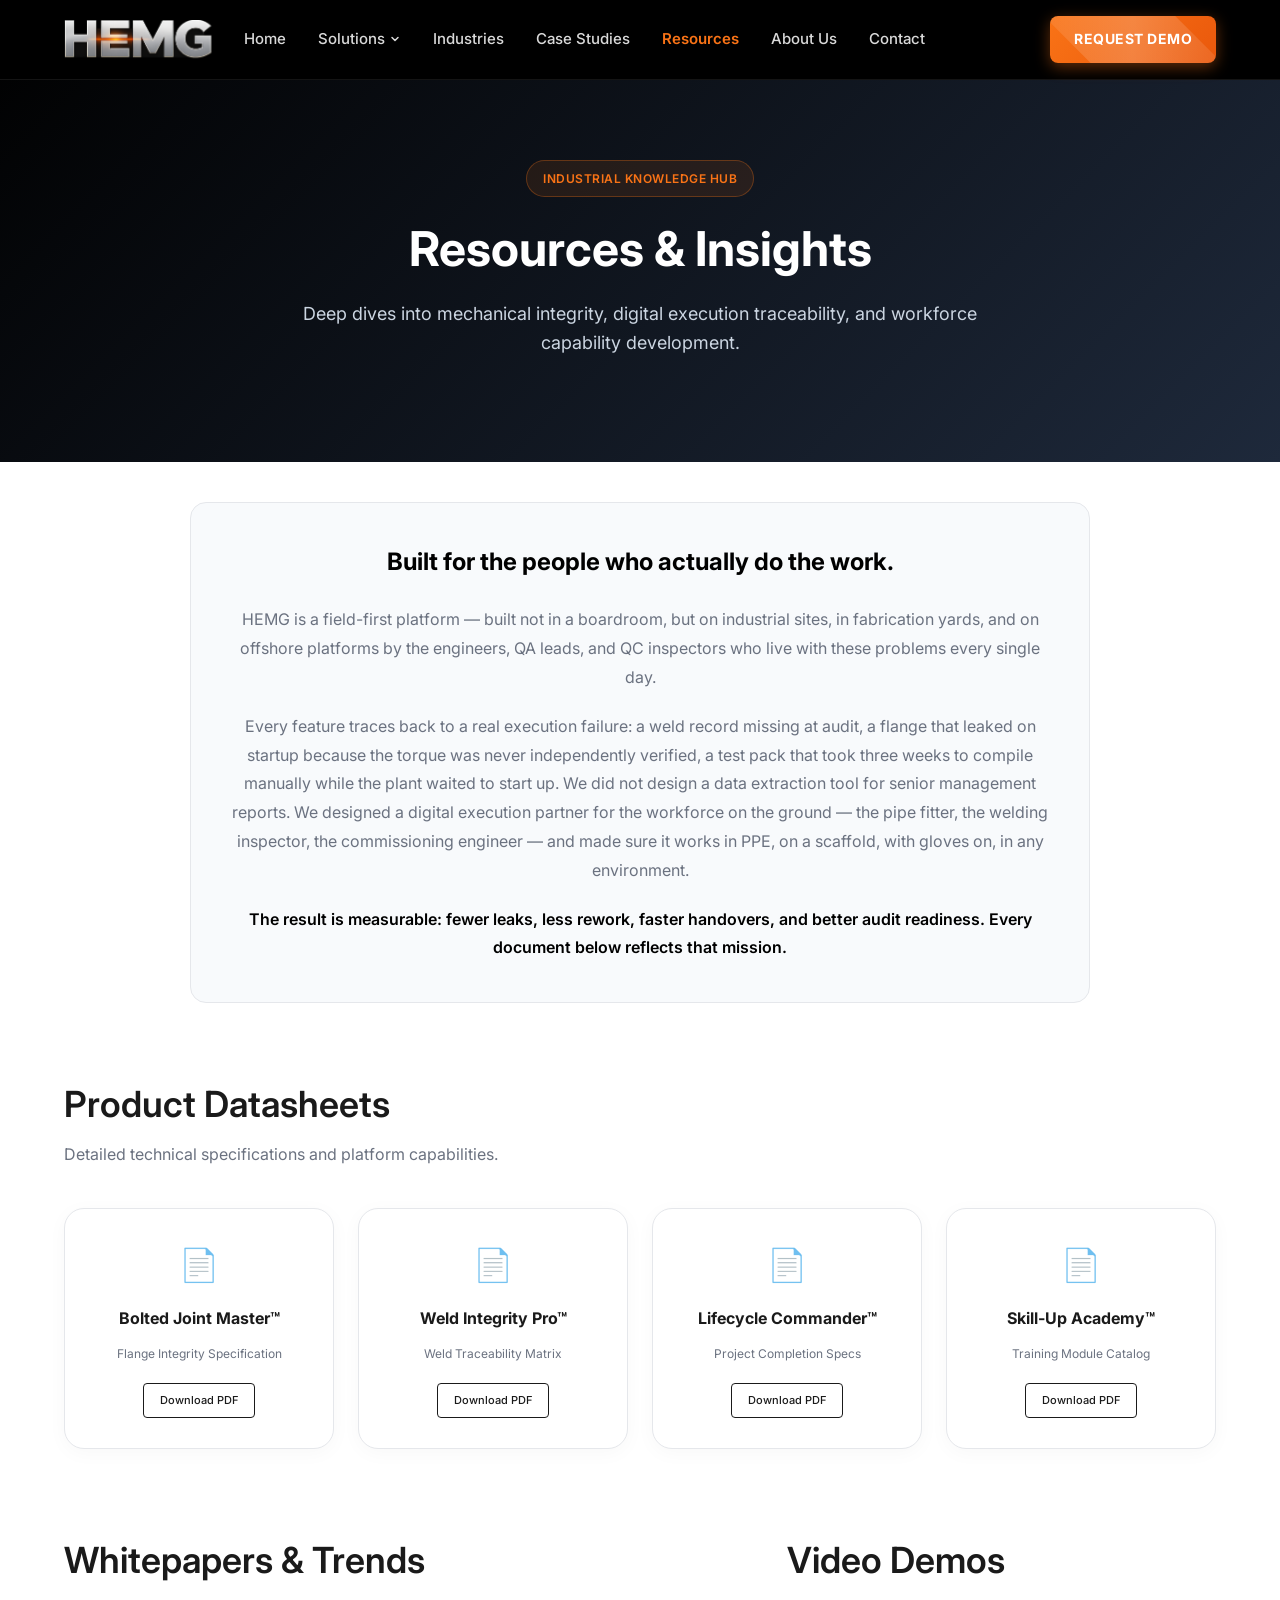
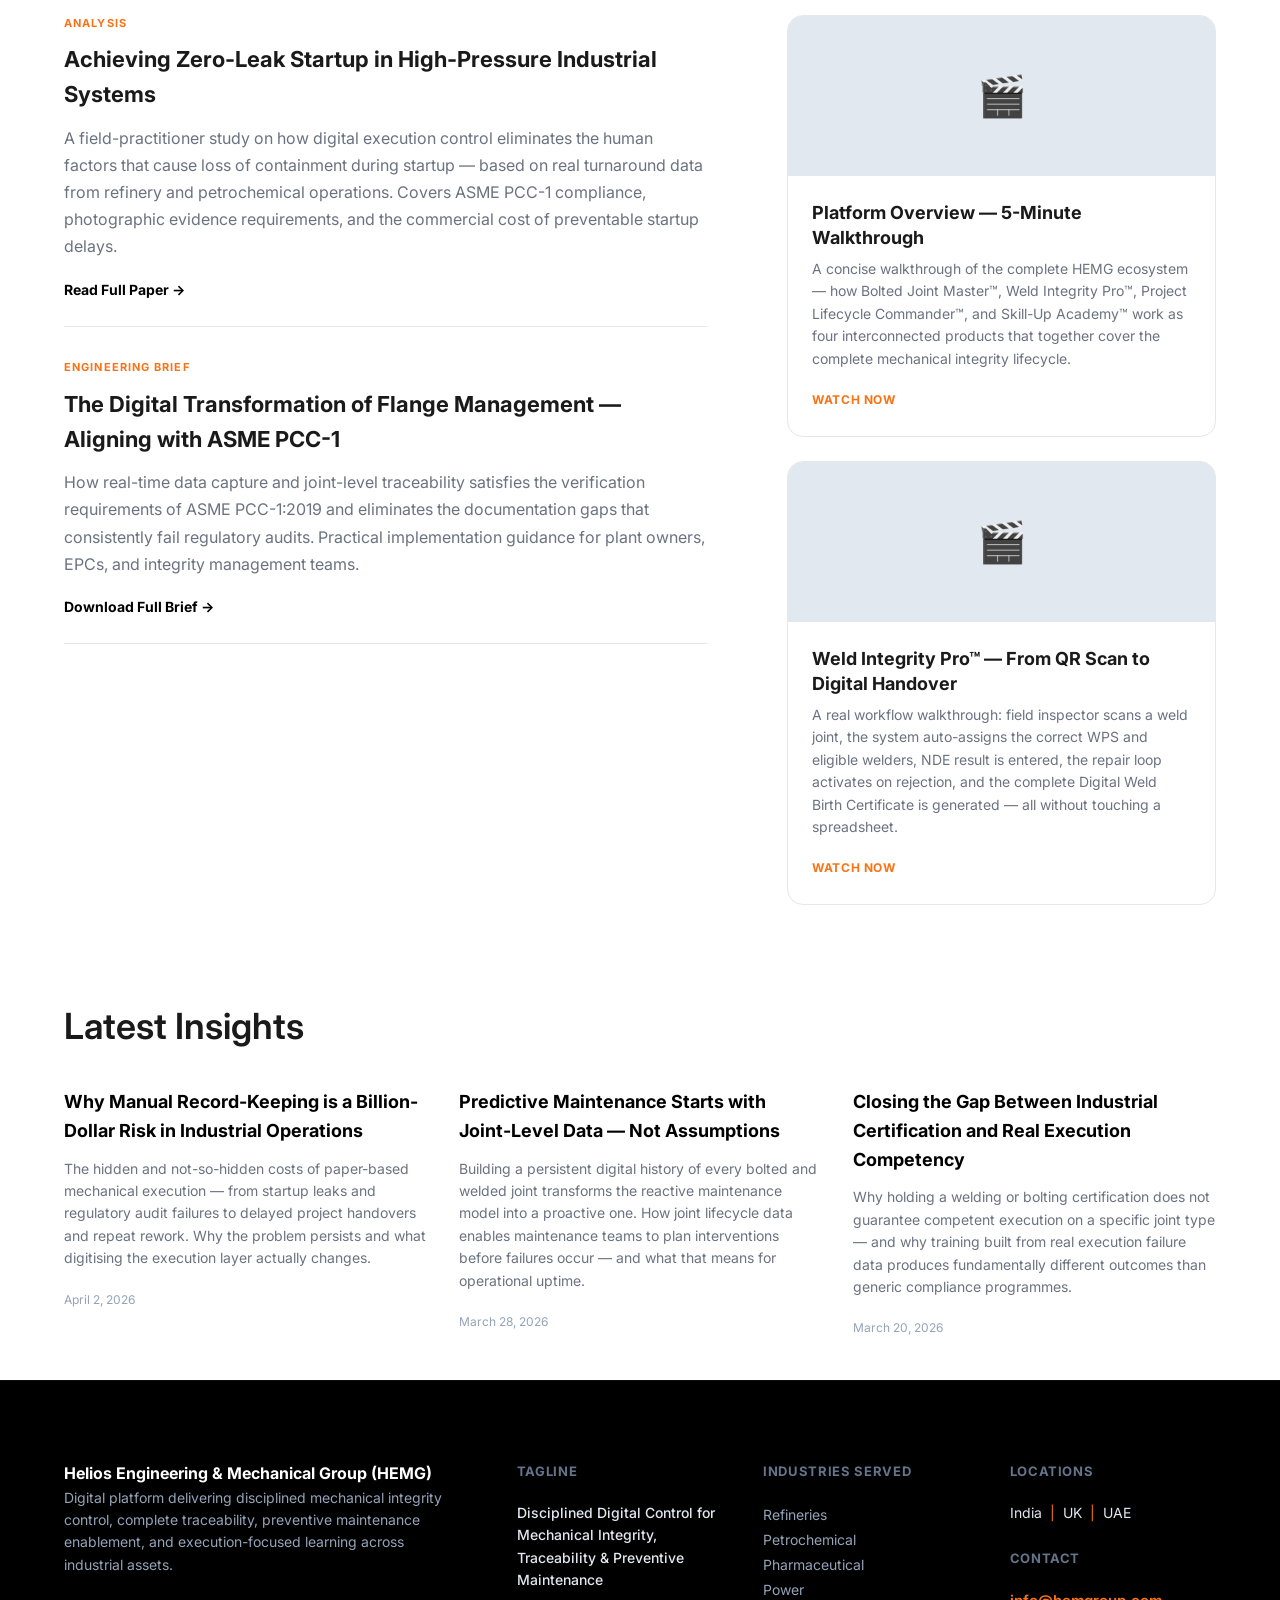
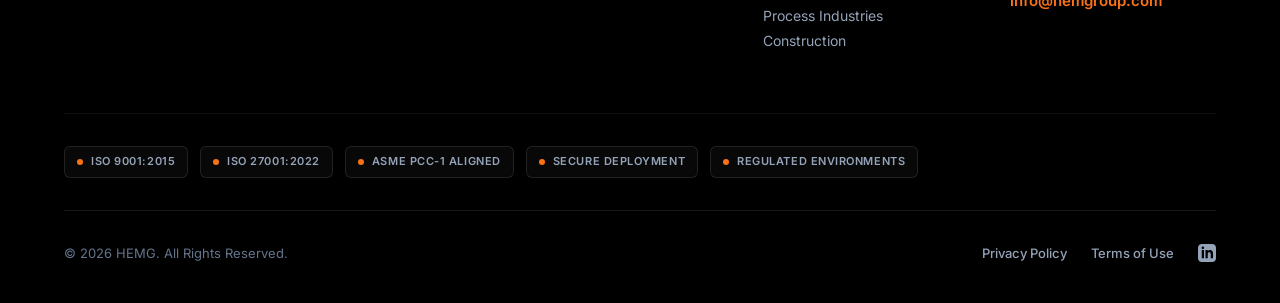
<file: resources.html>
<!DOCTYPE html>
<html lang="en">

<head>
    <meta charset="UTF-8">
    <meta name="viewport" content="width=device-width, initial-scale=1.0">
    <title>Knowledge Resources | HEMG - Industrial Knowledge & Insights</title>
    <link rel="stylesheet" href="css/styles.css">
    <link rel="preconnect" href="https://fonts.googleapis.com">
    <link rel="preconnect" href="https://fonts.gstatic.com" crossorigin>
    <link href="https://fonts.googleapis.com/css2?family=Inter:wght@300;400;500;600;700&display=swap" rel="stylesheet">
    <meta name="description"
        content="Access HEMG technical resources, white papers, and expert guides on bolted joint integrity, weld traceability, and mechanical completion for industrial leaders.">
</head>

<body class="resources-page industries-page">

    <!-- Header -->
    <header class="header">
        <div class="container header-content">
            <div class="header-left">
                <div class="logo">
                    <a href="index.html">
                        <img src="images/hemg-logo.png" alt="HEM Groups Logo" class="brand-logo">
                    </a>
                </div>
                <nav class="nav-links">
                    <a href="index.html">Home</a>
                    <div class="nav-item">
                        <a href="#" class="dropdown-toggle">Solutions
                            <svg width="12" height="12" viewBox="0 0 24 24" fill="none" stroke="currentColor"
                                stroke-width="3" stroke-linecap="round" stroke-linejoin="round">
                                <path d="m6 9 6 6 6-6" />
                            </svg>
                        </a>
                        <div class="dropdown-menu mega-menu">
                            <div class="mega-menu-grid">
                                <a href="bolted-joint-integrity.html" class="mega-menu-card">
                                    <div class="menu-card-icon">
                                        <svg width="24" height="24" viewBox="0 0 24 24" fill="none"
                                            stroke="currentColor" stroke-width="2">
                                            <circle cx="12" cy="12" r="3" />
                                            <path
                                                d="M3 12h3m12 0h3M12 3v3m0 12v3M5.6 5.6l2.1 2.1m8.6 8.6l2.1 2.1M5.6 18.4l2.1-2.1m8.6-8.6l2.1-2.1" />
                                        </svg>
                                    </div>
                                    <div class="menu-card-content">
                                        <span class="menu-card-title">Bolted Joint Master™</span>
                                        <span class="menu-card-desc">Digital control and verification of flange
                                            assembly.</span>
                                    </div>
                                </a>
                                <a href="welded-joint-traceability.html" class="mega-menu-card">
                                    <div class="menu-card-icon">
                                        <svg width="24" height="24" viewBox="0 0 24 24" fill="none"
                                            stroke="currentColor" stroke-width="2">
                                            <path d="m15 5 4 4" />
                                            <path d="M13 7l1 1" />
                                            <path d="m4 11 8 8" />
                                            <path d="m9 6 11 11c.6.6.6 1.5 0 2l-1 1c-.6.6-1.5.6-2 0L6 9z" />
                                        </svg>
                                    </div>
                                    <div class="menu-card-content">
                                        <span class="menu-card-title">Weld Integrity Pro™</span>
                                        <span class="menu-card-desc">Universal welded joint traceability and
                                            inspection.</span>
                                    </div>
                                </a>
                                <a href="test-pack-management.html" class="mega-menu-card">
                                    <div class="menu-card-icon">
                                        <svg width="24" height="24" viewBox="0 0 24 24" fill="none"
                                            stroke="currentColor" stroke-width="2">
                                            <path d="M6 12c-2 0-3 1-3 3v2M18 12c2 0 3 1 3 3v2M12 2v20M2 12h20" />
                                        </svg>
                                    </div>
                                    <div class="menu-card-content">
                                        <span class="menu-card-title">Project Lifecycle Commander™</span>
                                        <span class="menu-card-desc">System-level pressure testing and completion
                                            control.</span>
                                    </div>
                                </a>
                                <a href="hemg-academy.html" class="mega-menu-card">
                                    <div class="menu-card-icon">
                                        <svg width="24" height="24" viewBox="0 0 24 24" fill="none"
                                            stroke="currentColor" stroke-width="2">
                                            <path d="M22 10v6M2 10l10-5 10 5-10 5z" />
                                            <path d="M6 12v5c0 1.1 2.7 2 6 2s6-.9 6-2v-5" />
                                        </svg>
                                    </div>
                                    <div class="menu-card-content">
                                        <span class="menu-card-title">HEMG Skill-Up Academy™</span>
                                        <span class="menu-card-desc">Execution-focused learning and capability
                                            development.</span>
                                    </div>
                                </a>
                            </div>
                        </div>
                    </div>
                    <a href="industries.html">Industries</a>
                    <a href="case-studies.html">Case Studies</a>
                    <a href="resources.html" class="active">Resources</a>
                    <a href="about-us.html">About Us</a>
                    <a href="contact.html">Contact</a>
                </nav>
            </div>

            <div class="header-right">
                <a href="contact.html" class="btn btn-nav-cta">Request Demo</a>
                <button class="mobile-menu-toggle" aria-label="Toggle Menu">
                    <span class="bar"></span>
                    <span class="bar"></span>
                    <span class="bar"></span>
                </button>
            </div>
        </div>
    </header>

    <div class="mobile-menu-overlay">
        <div class="mobile-menu-content">
            <nav class="mobile-nav-links">
                <a href="index.html">Home</a>
                <div class="mobile-dropdown">
                    <a href="#">Solutions</a>
                    <div class="mobile-dropdown-menu">
                        <a href="bolted-joint-integrity.html">Bolted Joint Master™</a>
                        <a href="welded-joint-traceability.html">Weld Integrity Pro™</a>
                        <a href="test-pack-management.html">Project Lifecycle Commander™</a>
                        <a href="hemg-academy.html">HEMG Skill-Up Academy™</a>
                    </div>
                </div>
                <a href="industries.html">Industries</a>
                <a href="case-studies.html">Case Studies</a>
                <a href="resources.html" class="active">Resources</a>
                <a href="about-us.html">About Us</a>
                <a href="contact.html">Contact Us</a>
                <a href="contact.html" class="btn btn-nav-cta"
                    style="margin-top: 10px; display: inline-block; width: 100%; text-align: center;">Request Demo</a>
            </nav>
        </div>
    </div>

    <!-- Page Header -->
    <header class="product-hero">
        <div class="container header-container" style="padding: 0;">
            <div class="hero-top" style="margin-bottom: 0; padding-bottom: 0;">
                <div class="hero-text" style="text-align: center; margin: 0 auto;">
                    <div class="hero-badge">Industrial Knowledge Hub</div>
                    <h1 class="hero-title">Resources & Insights</h1>
                    <p class="hero-description">Deep dives into mechanical integrity, digital execution traceability,
                        and workforce capability development.</p>
                </div>
            </div>
        </div>
    </header>

    <!-- Main Content -->
    <section class="section">
        <div class="container">

            <!-- Field-Workforce Positioning -->
            <div class="positioning-statement reveal"
                style="max-width: 900px; margin: 0 auto 80px auto; text-align: center; padding: 40px; background-color: #f8fafc; border-radius: 16px; border: 1px solid var(--border-gray);">
                <h3 style="font-size: 24px; color: var(--primary-dark); margin-bottom: 24px;">Built for the people who
                    actually do the work.</h3>
                <p style="font-size: 16px; color: var(--text-gray); line-height: 1.8; margin-bottom: 20px;">HEMG is a
                    field-first platform &mdash; built not in a boardroom, but on industrial sites, in fabrication
                    yards, and on offshore platforms by the engineers, QA leads, and QC inspectors who live with these
                    problems every single day.</p>
                <p style="font-size: 16px; color: var(--text-gray); line-height: 1.8; margin-bottom: 20px;">Every
                    feature traces back to a real execution failure: a weld record missing at audit, a flange that
                    leaked on startup because the torque was never independently verified, a test pack that took three
                    weeks to compile manually while the plant waited to start up. We did not design a data extraction
                    tool for senior management reports. We designed a digital execution partner for the workforce on the
                    ground &mdash; the pipe fitter, the welding inspector, the commissioning engineer &mdash; and made
                    sure it works in PPE, on a scaffold, with gloves on, in any environment.</p>
                <p
                    style="font-size: 16px; line-height: 1.8; font-weight: 600; color: var(--primary-dark); margin-bottom: 0;">
                    The result is measurable: fewer leaks, less rework, faster handovers, and better audit readiness.
                    Every document below reflects that mission.</p>
            </div>

            <!-- Datasheets Section -->
            <div class="section-header" style="margin-bottom: 40px;">
                <h2 class="section-title">Product Datasheets</h2>
                <p style="color: var(--text-gray);">Detailed technical specifications and platform capabilities.</p>
            </div>
            <div class="grid" style="grid-template-columns: repeat(4, 1fr); gap: 24px; margin-bottom: 80px;">
                <!-- Datasheet 1 -->
                <div class="resource-card reveal"
                    style="padding: 30px; text-align: center; border: 1px solid var(--border-gray);">
                    <div style="font-size: 32px; margin-bottom: 16px;">📄</div>
                    <h4 style="font-size: 16px; margin-bottom: 12px;">Bolted Joint Master™</h4>
                    <p style="font-size: 12px; color: var(--text-gray); margin-bottom: 20px;">Flange Integrity
                        Specification</p>
                    <a href="pdf/HEMG_Bolted_Joint_Master.pdf" target="_blank" class="btn btn-outline-dark"
                        style="padding: 8px 16px; font-size: 11px;">Download PDF</a>
                </div>
                <!-- Datasheet 2 -->
                <div class="resource-card reveal"
                    style="padding: 30px; text-align: center; border: 1px solid var(--border-gray);">
                    <div style="font-size: 32px; margin-bottom: 16px;">📄</div>
                    <h4 style="font-size: 16px; margin-bottom: 12px;">Weld Integrity Pro™</h4>
                    <p style="font-size: 12px; color: var(--text-gray); margin-bottom: 20px;">Weld Traceability Matrix
                    </p>
                    <a href="pdf/HEMG_Weld_Integrity_Pro.pdf" target="_blank" class="btn btn-outline-dark"
                        style="padding: 8px 16px; font-size: 11px;">Download PDF</a>
                </div>
                <!-- Datasheet 3 -->
                <div class="resource-card reveal"
                    style="padding: 30px; text-align: center; border: 1px solid var(--border-gray);">
                    <div style="font-size: 32px; margin-bottom: 16px;">📄</div>
                    <h4 style="font-size: 16px; margin-bottom: 12px;">Lifecycle Commander™</h4>
                    <p style="font-size: 12px; color: var(--text-gray); margin-bottom: 20px;">Project Completion Specs
                    </p>
                    <a href="pdf/Project_Lifecycle_Commander.pdf" target="_blank" class="btn btn-outline-dark"
                        style="padding: 8px 16px; font-size: 11px;">Download PDF</a>
                </div>
                <!-- Datasheet 4 -->
                <div class="resource-card reveal"
                    style="padding: 30px; text-align: center; border: 1px solid var(--border-gray);">
                    <div style="font-size: 32px; margin-bottom: 16px;">📄</div>
                    <h4 style="font-size: 16px; margin-bottom: 12px;">Skill-Up Academy™</h4>
                    <p style="font-size: 12px; color: var(--text-gray); margin-bottom: 20px;">Training Module Catalog
                    </p>
                    <a href="pdf/Skill_Up_Academy.pdf" target="_blank" class="btn btn-outline-dark"
                        style="padding: 8px 16px; font-size: 11px;">Download PDF</a>
                </div>
            </div>

            <div class="grid" style="grid-template-columns: 1.5fr 1fr; gap: 80px;">
                <!-- Whitepapers & Blog -->
                <div>
                    <div class="section-header" style="margin-bottom: 32px;">
                        <h2 class="section-title">Whitepapers & Trends</h2>
                    </div>
                    <div style="display: flex; flex-direction: column; gap: 32px;">
                        <div class="reveal" style="border-bottom: 1px solid var(--border-gray); padding-bottom: 24px;">
                            <span
                                style="color: var(--accent-orange); font-size: 11px; font-weight: 700; text-transform: uppercase; letter-spacing: 0.1em; display: block; margin-bottom: 10px;">Analysis</span>
                            <h3 style="margin-bottom: 12px; font-size: 22px;">Achieving Zero-Leak Startup in
                                High-Pressure Industrial Systems</h3>
                            <p style="color: var(--text-gray); margin-bottom: 16px; line-height: 1.7;">A
                                field-practitioner study on how digital execution control eliminates the human factors
                                that cause loss of containment during startup &mdash; based on real turnaround data from
                                refinery and petrochemical operations. Covers ASME PCC-1 compliance, photographic
                                evidence requirements, and the commercial cost of preventable startup delays.</p>
                            <a href="contact.html"
                                style="color: var(--primary-dark); font-weight: 700; text-decoration: none; font-size: 14px;">Read
                                Full Paper →</a>
                        </div>
                        <div class="reveal" style="border-bottom: 1px solid var(--border-gray); padding-bottom: 24px;">
                            <span
                                style="color: var(--accent-orange); font-size: 11px; font-weight: 700; text-transform: uppercase; letter-spacing: 0.1em; display: block; margin-bottom: 10px;">Engineering
                                Brief</span>
                            <h3 style="margin-bottom: 12px; font-size: 22px;">The Digital Transformation of Flange
                                Management &mdash; Aligning with ASME PCC-1</h3>
                            <p style="color: var(--text-gray); margin-bottom: 16px; line-height: 1.7;">How real-time
                                data capture and joint-level traceability satisfies the verification requirements of
                                ASME PCC-1:2019 and eliminates the documentation gaps that consistently fail regulatory
                                audits. Practical implementation guidance for plant owners, EPCs, and integrity
                                management teams.</p>
                            <a href="contact.html"
                                style="color: var(--primary-dark); font-weight: 700; text-decoration: none; font-size: 14px;">Download
                                Full Brief →</a>
                        </div>
                    </div>
                </div>

                <!-- Video Demos -->
                <div>
                    <div class="section-header" style="margin-bottom: 32px;">
                        <h2 class="section-title">Video Demos</h2>
                    </div>
                    <div style="display: flex; flex-direction: column; gap: 24px;">
                        <div class="reveal"
                            style="background: white; border-radius: 16px; overflow: hidden; border: 1px solid var(--border-gray);">
                            <div
                                style="height: 160px; background: #e2e8f0; display: flex; align-items: center; justify-content: center; font-size: 40px;">
                                🎬</div>
                            <div style="padding: 24px;">
                                <h4 style="margin-bottom: 8px; font-size: 18px; line-height: 1.4;">Platform Overview
                                    &mdash; 5-Minute Walkthrough</h4>
                                <p
                                    style="font-size: 14px; color: var(--text-gray); margin-bottom: 16px; line-height: 1.6;">
                                    A concise walkthrough of the complete HEMG ecosystem &mdash; how Bolted Joint
                                    Master™, Weld Integrity Pro™, Project Lifecycle Commander™, and Skill-Up Academy™
                                    work as four interconnected products that together cover the complete mechanical
                                    integrity lifecycle.</p>
                                <a href="index.html"
                                    style="color: var(--accent-orange); font-weight: 700; font-size: 12px; text-decoration: none; text-transform: uppercase; letter-spacing: 0.05em;">Watch
                                    Now</a>
                            </div>
                        </div>
                        <div class="reveal"
                            style="background: white; border-radius: 16px; overflow: hidden; border: 1px solid var(--border-gray);">
                            <div
                                style="height: 160px; background: #e2e8f0; display: flex; align-items: center; justify-content: center; font-size: 40px;">
                                🎬</div>
                            <div style="padding: 24px;">
                                <h4 style="margin-bottom: 8px; font-size: 18px; line-height: 1.4;">Weld Integrity Pro™
                                    &mdash; From QR Scan to Digital Handover</h4>
                                <p
                                    style="font-size: 14px; color: var(--text-gray); margin-bottom: 16px; line-height: 1.6;">
                                    A real workflow walkthrough: field inspector scans a weld joint, the system
                                    auto-assigns the correct WPS and eligible welders, NDE result is entered, the repair
                                    loop activates on rejection, and the complete Digital Weld Birth Certificate is
                                    generated &mdash; all without touching a spreadsheet.</p>
                                <a href="welded-joint-traceability.html"
                                    style="color: var(--accent-orange); font-weight: 700; font-size: 12px; text-decoration: none; text-transform: uppercase; letter-spacing: 0.05em;">Watch
                                    Now</a>
                            </div>
                        </div>
                    </div>
                </div>
            </div>

            <!-- Blog Section -->
            <div style="margin-top: 100px;">
                <div class="section-header" style="margin-bottom: 40px;">
                    <h2 class="section-title">Latest Insights</h2>
                </div>
                <div class="grid" style="grid-template-columns: repeat(3, 1fr); gap: 32px;">
                    <div class="reveal">
                        <h4 style="margin-bottom: 12px; color: var(--primary-dark); font-size: 18px;">Why Manual
                            Record-Keeping is a Billion-Dollar Risk in Industrial Operations</h4>
                        <p style="font-size: 14px; color: var(--text-gray); line-height: 1.6; margin-bottom: 16px;">The
                            hidden and not-so-hidden costs of paper-based mechanical execution &mdash; from startup
                            leaks and regulatory audit failures to delayed project handovers and repeat rework. Why the
                            problem persists and what digitising the execution layer actually changes.</p>
                        <span style="font-size: 12px; color: #94a3b8;">April 2, 2026</span>
                    </div>
                    <div class="reveal">
                        <h4 style="margin-bottom: 12px; color: var(--primary-dark); font-size: 18px;">Predictive
                            Maintenance Starts with Joint-Level Data &mdash; Not Assumptions</h4>
                        <p style="font-size: 14px; color: var(--text-gray); line-height: 1.6; margin-bottom: 16px;">
                            Building a persistent digital history of every bolted and welded joint transforms the
                            reactive maintenance model into a proactive one. How joint lifecycle data enables
                            maintenance teams to plan interventions before failures occur &mdash; and what that means
                            for operational uptime.</p>
                        <span style="font-size: 12px; color: #94a3b8;">March 28, 2026</span>
                    </div>
                    <div class="reveal">
                        <h4 style="margin-bottom: 12px; color: var(--primary-dark); font-size: 18px;">Closing the Gap
                            Between Industrial Certification and Real Execution Competency</h4>
                        <p style="font-size: 14px; color: var(--text-gray); line-height: 1.6; margin-bottom: 16px;">Why
                            holding a welding or bolting certification does not guarantee competent execution on a
                            specific joint type &mdash; and why training built from real execution failure data produces
                            fundamentally different outcomes than generic compliance programmes.</p>
                        <span style="font-size: 12px; color: #94a3b8;">March 20, 2026</span>
                    </div>
                </div>
            </div>

        </div>
    </section>

    <!-- Footer -->
    <footer class="footer"
        style="background-color: var(--primary-dark); padding-top: 80px; padding-bottom: 40px; border-top: 1px solid rgba(255,255,255,0.05); margin-top: auto;">
        <div class="container">
            <div class="footer-grid">
                <div class="footer-col">
                    <h4>Helios Engineering &amp; Mechanical Group (HEMG)</h4>
                    <p class="footer-about">
                        Digital platform delivering disciplined mechanical integrity control, complete traceability,
                        preventive maintenance enablement, and execution-focused learning across industrial assets.
                    </p>
                </div>
                <div class="footer-col">
                    <h4 class="footer-label">Tagline</h4>
                    <p class="footer-tagline">
                        Disciplined Digital Control for Mechanical Integrity, Traceability &amp; Preventive Maintenance
                    </p>
                </div>
                <div class="footer-col">
                    <h4 class="footer-label">Industries Served</h4>
                    <ul class="footer-list">
                        <li>Refineries</li>
                        <li>Petrochemical</li>
                        <li>Pharmaceutical</li>
                        <li>Power</li>
                        <li>Process Industries</li>
                        <li>Construction</li>
                    </ul>
                </div>
                <div class="footer-col">
                    <h4 class="footer-label">Locations</h4>
                    <p class="footer-locations">
                        India <span class="divider">|</span> UK <span class="divider">|</span> UAE
                    </p>
                    <h4 class="footer-label">Contact</h4>
                    <a href="mailto:info@hemgroup.com" class="footer-email">info@hemgroup.com</a>
                </div>
            </div>

            <div class="footer-badges reveal">
                <div class="footer-badge">
                    <span class="badge-dot"></span>
                    ISO 9001:2015
                </div>
                <div class="footer-badge">
                    <span class="badge-dot"></span>
                    ISO 27001:2022
                </div>
                <div class="footer-badge">
                    <span class="badge-dot"></span>
                    ASME PCC-1 ALIGNED
                </div>
                <div class="footer-badge">
                    <span class="badge-dot"></span>
                    SECURE DEPLOYMENT
                </div>
                <div class="footer-badge">
                    <span class="badge-dot"></span>
                    REGULATED ENVIRONMENTS
                </div>
            </div>

            <div class="footer-bottom">
                <div class="footer-bottom-left">
                    <p>&copy; 2026 HEMG. All Rights Reserved.</p>
                </div>
                <div class="footer-legal">
                    <a href="privacy-policy.html">Privacy Policy</a>
                    <a href="terms-of-use.html">Terms of Use</a>
                    <a href="https://www.linkedin.com/company/hemg-group" target="_blank" class="social-link"
                        aria-label="LinkedIn">
                        <svg width="18" height="18" viewBox="0 0 24 24" fill="currentColor">
                            <path
                                d="M19 0h-14c-2.761 0-5 2.239-5 5v14c0 2.761 2.239 5 5 5h14c2.762 0 5-2.239 5-5v-14c0-2.761-2.238-5-5-5zm-11 19h-3v-11h3v11zm-1.5-12.268c-.966 0-1.75-.79-1.75-1.764s.784-1.764 1.75-1.764 1.75.79 1.75 1.764-.783 1.764-1.75 1.764zm13.5 12.268h-3v-5.604c0-3.368-4-3.113-4 0v5.604h-3v-11h3v1.765c1.396-2.586 7-2.777 7 2.476v6.759z" />
                        </svg>
                    </a>
                </div>
            </div>
        </div>
    </footer>

    <script src="js/script.js"></script>
</body>

</html>
</file>
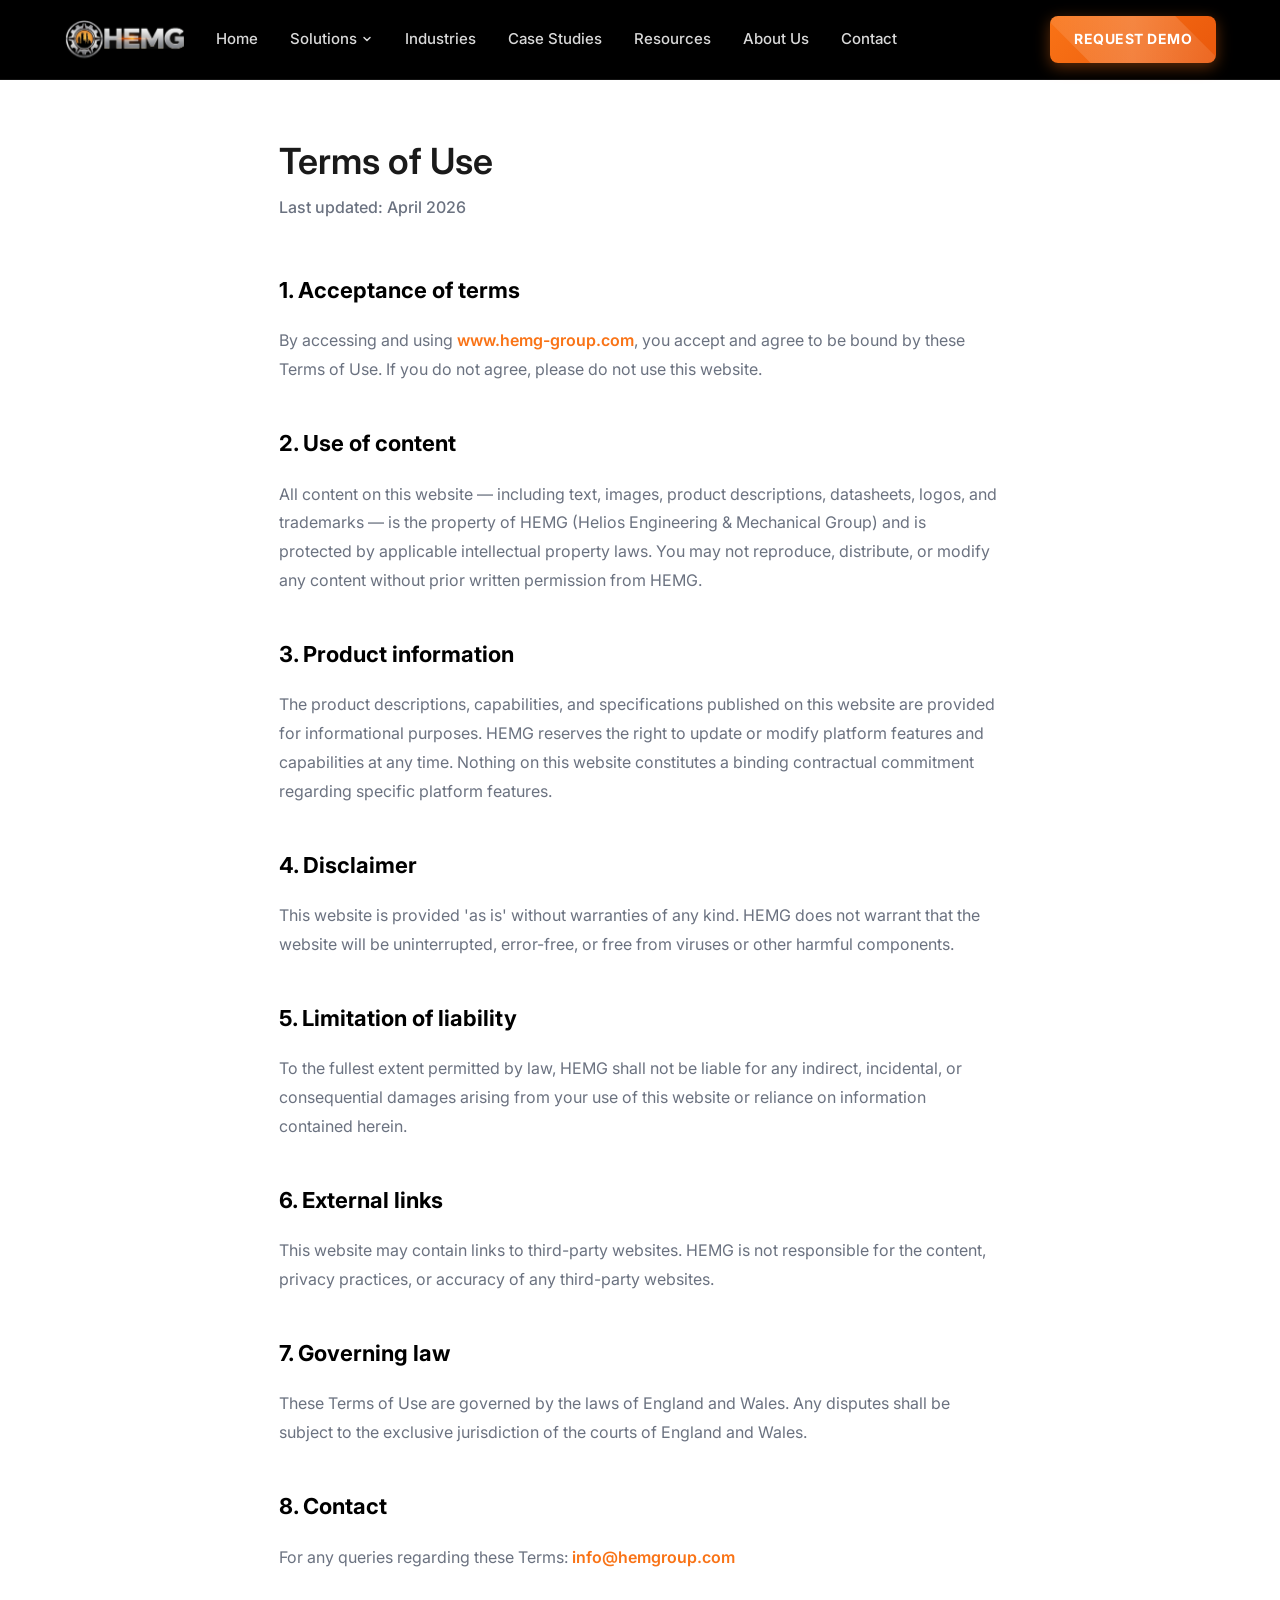
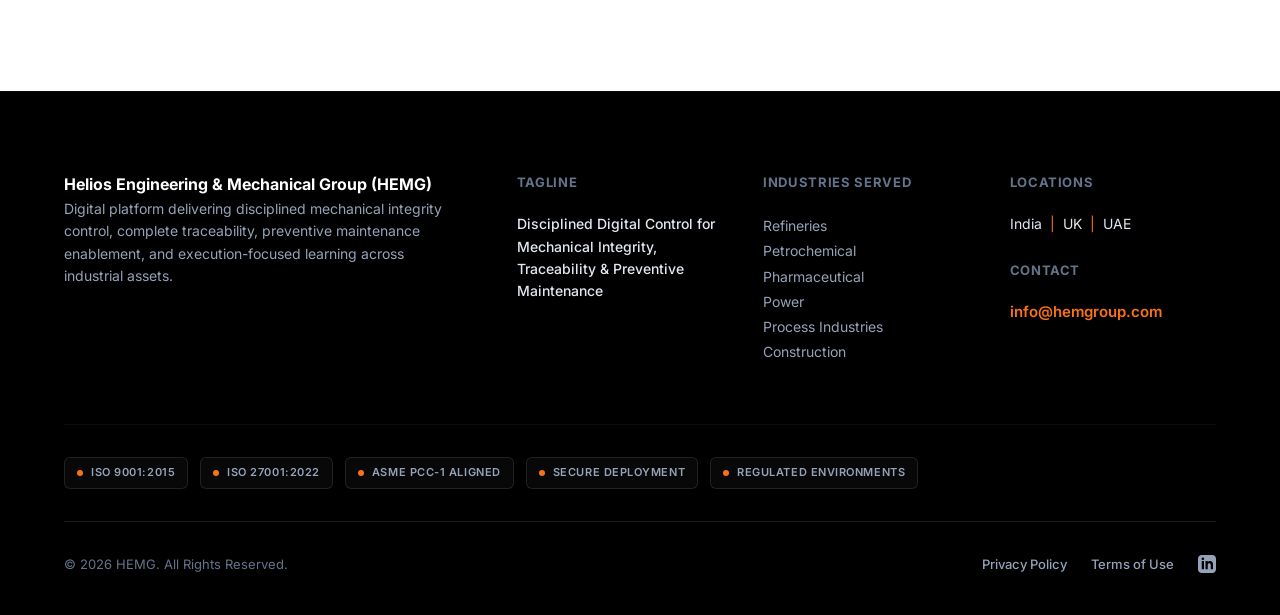
<file: terms-of-use.html>
<!DOCTYPE html>
<html lang="en">

<head>
    <meta charset="UTF-8">
    <meta name="viewport" content="width=device-width, initial-scale=1.0">
    <title>Terms of Use | HEMG - Mechanical Integrity Platform</title>
    <link rel="stylesheet" href="css/styles.css">
    <link rel="preconnect" href="https://fonts.googleapis.com">
    <link rel="preconnect" href="https://fonts.gstatic.com" crossorigin>
    <link href="https://fonts.googleapis.com/css2?family=Inter:wght@300;400;500;600;700&display=swap" rel="stylesheet">
    <meta name="description" content="Terms of Use for HEMG (Helios Engineering & Mechanical Group). Review the terms governing your use of our industrial digital integrity platform.">
</head>

<body class="legal-page industries-page">

    <!-- Header -->
    <header class="header">
        <div class="container header-content">
            <div class="header-left">
                <div class="logo">
                    <a href="index.html">
                        <img src="images/logo4.png" alt="HEM Groups Logo" class="brand-logo">
                    </a>
                </div>
                <nav class="nav-links">
                    <a href="index.html">Home</a>
                    <div class="nav-item">
                        <a href="#" class="dropdown-toggle">Solutions
                            <svg width="12" height="12" viewBox="0 0 24 24" fill="none" stroke="currentColor"
                                stroke-width="3" stroke-linecap="round" stroke-linejoin="round">
                                <path d="m6 9 6 6 6-6" />
                            </svg>
                        </a>
                        <div class="dropdown-menu mega-menu">
                            <div class="mega-menu-grid">
                                <a href="bolted-joint-integrity.html" class="mega-menu-card">
                                    <div class="menu-card-icon">
                                        <svg width="24" height="24" viewBox="0 0 24 24" fill="none"
                                            stroke="currentColor" stroke-width="2">
                                            <circle cx="12" cy="12" r="3" />
                                            <path
                                                d="M3 12h3m12 0h3M12 3v3m0 12v3M5.6 5.6l2.1 2.1m8.6 8.6l2.1 2.1M5.6 18.4l2.1-2.1m8.6-8.6l2.1-2.1" />
                                        </svg>
                                    </div>
                                    <div class="menu-card-content">
                                        <span class="menu-card-title">Bolted Joint Master™</span>
                                        <span class="menu-card-desc">Digital control and verification of flange
                                            assembly.</span>
                                    </div>
                                </a>
                                <a href="welded-joint-traceability.html" class="mega-menu-card">
                                    <div class="menu-card-icon">
                                        <svg width="24" height="24" viewBox="0 0 24 24" fill="none"
                                            stroke="currentColor" stroke-width="2">
                                            <path d="m15 5 4 4" />
                                            <path d="M13 7l1 1" />
                                            <path d="m4 11 8 8" />
                                            <path d="m9 6 11 11c.6.6.6 1.5 0 2l-1 1c-.6.6-1.5.6-2 0L6 9z" />
                                        </svg>
                                    </div>
                                    <div class="menu-card-content">
                                        <span class="menu-card-title">Weld Integrity Pro™</span>
                                        <span class="menu-card-desc">Universal welded joint traceability and
                                            inspection.</span>
                                    </div>
                                </a>
                                <a href="test-pack-management.html" class="mega-menu-card">
                                    <div class="menu-card-icon">
                                        <svg width="24" height="24" viewBox="0 0 24 24" fill="none"
                                            stroke="currentColor" stroke-width="2">
                                            <path d="M6 12c-2 0-3 1-3 3v2M18 12c2 0 3 1 3 3v2M12 2v20M2 12h20" />
                                        </svg>
                                    </div>
                                    <div class="menu-card-content">
                                        <span class="menu-card-title">Project Lifecycle Commander™</span>
                                        <span class="menu-card-desc">System-level pressure testing and completion
                                            control.</span>
                                    </div>
                                </a>
                                <a href="hemg-academy.html" class="mega-menu-card">
                                    <div class="menu-card-icon">
                                        <svg width="24" height="24" viewBox="0 0 24 24" fill="none"
                                            stroke="currentColor" stroke-width="2">
                                            <path d="M22 10v6M2 10l10-5 10 5-10 5z" />
                                            <path d="M6 12v5c0 1.1 2.7 2 6 2s6-.9 6-2v-5" />
                                        </svg>
                                    </div>
                                    <div class="menu-card-content">
                                        <span class="menu-card-title">HEMG Skill-Up Academy™</span>
                                        <span class="menu-card-desc">Execution-focused learning and capability
                                            development.</span>
                                    </div>
                                </a>
                            </div>
                        </div>
                    </div>
                    <a href="industries.html">Industries</a>
                    <a href="case-studies.html">Case Studies</a>
                    <a href="resources.html">Resources</a>
                    <a href="about-us.html">About Us</a>
                    <a href="contact.html">Contact</a>
                </nav>
            </div>

            <div class="header-right">
                <a href="contact.html" class="btn btn-nav-cta">Request Demo</a>
                <button class="mobile-menu-toggle" aria-label="Toggle Menu">
                    <span class="bar"></span>
                    <span class="bar"></span>
                    <span class="bar"></span>
                </button>
            </div>
        </div>
    </header>

    <div class="mobile-menu-overlay">
        <div class="mobile-menu-content">
            <nav class="mobile-nav-links">
                <a href="index.html">Home</a>
                <div class="mobile-dropdown">
                    <a href="#">Solutions</a>
                    <div class="mobile-dropdown-menu">
                        <a href="bolted-joint-integrity.html">Bolted Joint Master™</a>
                        <a href="welded-joint-traceability.html">Weld Integrity Pro™</a>
                        <a href="test-pack-management.html">Project Lifecycle Commander™</a>
                        <a href="hemg-academy.html">HEMG Skill-Up Academy™</a>
                    </div>
                </div>
                <a href="industries.html">Industries</a>
                <a href="case-studies.html">Case Studies</a>
                <a href="resources.html">Resources</a>
                <a href="about-us.html">About Us</a>
                <a href="contact.html">Contact Us</a>
            </nav>
        </div>
    </div>

    <!-- Content -->
    <section class="section" style="padding-top: 140px; min-height: 80vh;">
        <div class="container" style="max-width: 850px;">
            <div class="reveal">
                <h1 class="section-title" style="margin-bottom: 12px;">Terms of Use</h1>
                <p style="color: var(--text-gray); margin-bottom: 50px; font-weight: 500;">Last updated: April 2026</p>
            </div>

            <div class="legal-content" style="color: var(--text-gray); line-height: 1.8; font-size: 16px;">
                
                <div class="reveal reveal-delay-1">
                    <h3 style="color: var(--primary-dark); margin: 40px 0 16px; font-size: 22px;">1. Acceptance of terms</h3>
                    <p>By accessing and using <a href="http://www.hemg-group.com" style="color: var(--accent-orange); font-weight: 600;">www.hemg-group.com</a>, you accept and agree to be bound by these Terms of Use. If you do not agree, please do not use this website.</p>
                </div>

                <div class="reveal reveal-delay-2">
                    <h3 style="color: var(--primary-dark); margin: 40px 0 16px; font-size: 22px;">2. Use of content</h3>
                    <p>All content on this website — including text, images, product descriptions, datasheets, logos, and trademarks — is the property of HEMG (Helios Engineering & Mechanical Group) and is protected by applicable intellectual property laws. You may not reproduce, distribute, or modify any content without prior written permission from HEMG.</p>
                </div>

                <div class="reveal">
                    <h3 style="color: var(--primary-dark); margin: 40px 0 16px; font-size: 22px;">3. Product information</h3>
                    <p>The product descriptions, capabilities, and specifications published on this website are provided for informational purposes. HEMG reserves the right to update or modify platform features and capabilities at any time. Nothing on this website constitutes a binding contractual commitment regarding specific platform features.</p>
                </div>

                <div class="reveal">
                    <h3 style="color: var(--primary-dark); margin: 40px 0 16px; font-size: 22px;">4. Disclaimer</h3>
                    <p>This website is provided 'as is' without warranties of any kind. HEMG does not warrant that the website will be uninterrupted, error-free, or free from viruses or other harmful components.</p>
                </div>

                <div class="reveal">
                    <h3 style="color: var(--primary-dark); margin: 40px 0 16px; font-size: 22px;">5. Limitation of liability</h3>
                    <p>To the fullest extent permitted by law, HEMG shall not be liable for any indirect, incidental, or consequential damages arising from your use of this website or reliance on information contained herein.</p>
                </div>

                <div class="reveal">
                    <h3 style="color: var(--primary-dark); margin: 40px 0 16px; font-size: 22px;">6. External links</h3>
                    <p>This website may contain links to third-party websites. HEMG is not responsible for the content, privacy practices, or accuracy of any third-party websites.</p>
                </div>

                <div class="reveal">
                    <h3 style="color: var(--primary-dark); margin: 40px 0 16px; font-size: 22px;">7. Governing law</h3>
                    <p>These Terms of Use are governed by the laws of England and Wales. Any disputes shall be subject to the exclusive jurisdiction of the courts of England and Wales.</p>
                </div>

                <div class="reveal" style="margin-bottom: 80px;">
                    <h3 style="color: var(--primary-dark); margin: 40px 0 16px; font-size: 22px;">8. Contact</h3>
                    <p>For any queries regarding these Terms: <a href="mailto:info@hemgroup.com" style="color: var(--accent-orange); font-weight: 600;">info@hemgroup.com</a></p>
                </div>
            </div>
        </div>
    </section>

    <!-- Footer -->
    <footer class="footer"
        style="background-color: var(--primary-dark); padding-top: 80px; padding-bottom: 40px; border-top: 1px solid rgba(255,255,255,0.05); margin-top: auto;">
        <div class="container">
            <div class="footer-grid">
                <!-- Col 1 -->
                <div class="footer-col">
                    <h4>
                        Helios Engineering &amp; Mechanical Group (HEMG)</h4>
                    <p class="footer-about">
                        Digital platform delivering disciplined mechanical integrity control, complete traceability,
                        preventive maintenance enablement, and execution-focused learning across industrial assets.
                    </p>
                </div>
                <!-- Col 2 -->
                <div class="footer-col" style="display: flex; flex-direction: column;">
                    <h4 class="footer-label">
                        Tagline</h4>
                    <p style="color: #e2e8f0; font-size: 14px; line-height: 1.6; font-weight: 500;">
                        Disciplined Digital Control for Mechanical Integrity, Traceability &amp; Preventive Maintenance
                    </p>
                </div>
                <!-- Col 3 -->
                <div class="footer-col">
                    <h4 class="footer-label">
                        Industries Served</h4>
                    <ul class="footer-list">
                        <li>Refineries</li>
                        <li>Petrochemical</li>
                        <li>Pharmaceutical</li>
                        <li>Power</li>
                        <li>Process Industries</li>
                        <li>Construction</li>
                    </ul>
                </div>
                <!-- Col 4 -->
                <div class="footer-col">
                    <h4 class="footer-label">
                        Locations</h4>
                    <p class="footer-locations">
                        India <span class="divider">|</span> UK <span class="divider">|</span> UAE
                    </p>
                    <h4 class="footer-label">
                        Contact</h4>
                    <a href="mailto:info@hemgroup.com" class="footer-email">info@hemgroup.com</a>
                </div>
            </div>

            <div class="footer-badges reveal">
                <div class="footer-badge">
                    <span class="badge-dot"></span>
                    ISO 9001:2015
                </div>
                <div class="footer-badge">
                    <span class="badge-dot"></span>
                    ISO 27001:2022
                </div>
                <div class="footer-badge">
                    <span class="badge-dot"></span>
                    ASME PCC-1 ALIGNED
                </div>
                <div class="footer-badge">
                    <span class="badge-dot"></span>
                    SECURE DEPLOYMENT
                </div>
                <div class="footer-badge">
                    <span class="badge-dot"></span>
                    REGULATED ENVIRONMENTS
                </div>
            </div>

            <div class="footer-bottom">
                <div class="footer-bottom-left">
                    <p>&copy; 2026 HEMG. All Rights Reserved.</p>
                </div>
                <div class="footer-legal">
                    <a href="privacy-policy.html">Privacy Policy</a>
                    <a href="terms-of-use.html" class="active">Terms of Use</a>
                    <a href="https://www.linkedin.com/company/hemg-group" target="_blank" class="social-link" aria-label="LinkedIn">
                        <svg width="18" height="18" viewBox="0 0 24 24" fill="currentColor">
                            <path
                                d="M19 0h-14c-2.761 0-5 2.239-5 5v14c0 2.761 2.239 5 5 5h14c2.762 0 5-2.239 5-5v-14c0-2.761-2.238-5-5-5zm-11 19h-3v-11h3v11zm-1.5-12.268c-.966 0-1.75-.79-1.75-1.764s.784-1.764 1.75-1.764 1.75.79 1.75 1.764-.783 1.764-1.75 1.764zm13.5 12.268h-3v-5.604c0-3.368-4-3.113-4 0v5.604h-3v-11h3v1.765c1.396-2.586 7-2.777 7 2.476v6.759z" />
                        </svg>
                    </a>
                </div>
            </div>
        </div>
    </footer>

    <script src="js/script.js"></script>
</body>

</html>
</file>
<file: css/styles.css>
:root {
    --primary-dark: #000000;
    --primary-light: #ffffff;
    --accent-orange: #f97316;
    --text-dark: #1a1a1a;
    --text-white: #ffffff;
    --text-gray: #6b7280;
    --border-gray: #e5e7eb;
    --section-bg-gray: #f8fafc;
    --banner-gray: #b7b7b7;
}

html {
    scroll-behavior: smooth;
}

* {
    margin: 0;
    padding: 0;
    box-sizing: border-box;
}

html,
body {
    overflow-x: hidden;
    width: 100%;
    position: relative;
}


body {
    font-family: 'Inter', sans-serif;
    color: var(--text-dark);
    line-height: 1.6;
    background-color: var(--primary-light);
    opacity: 0;
    transition: opacity 0.8s ease;
}

body.loaded {
    opacity: 1;
}

/* Scroll Reveal Animations */
.reveal {
    opacity: 0;
    transform: translateY(30px);
    transition: all 0.8s cubic-bezier(0.25, 0.46, 0.45, 0.94);
}

.reveal.visible {
    opacity: 1;
    transform: translateY(0);
}

.reveal-delay-1 {
    transition-delay: 0.1s;
}

.reveal-delay-2 {
    transition-delay: 0.2s;
}

.reveal-delay-3 {
    transition-delay: 0.3s;
}


.container {
    max-width: 1280px;
    margin: 0 auto;
    padding: 0 5%;
    width: 100%;
}

img {
    max-width: 100%;
    height: auto;
}

a {
    text-decoration: none;
    color: inherit;
}

.btn {
    display: inline-block;
    padding: 12px 24px;
    border-radius: 4px;
    font-weight: 500;
    cursor: pointer;
    transition: all 0.3s ease;
}

.btn-solid {
    background-color: var(--text-white);
    color: var(--text-dark);
}

.btn-solid:hover {
    background-color: var(--accent-orange);
}

.btn-outline {
    border: 1px solid var(--text-white);
    color: var(--text-white);
}

.btn-outline:hover {
    background-color: var(--text-white);
    color: var(--text-dark);
}

.btn-outline-dark {
    border: 1px solid var(--text-dark);
    color: var(--text-dark);
}

.bg-white {
    background-color: #fff;
    color: var(--text-dark);
}

/* Header */
.header {
    background-color: black;
    backdrop-filter: blur(12px);
    -webkit-backdrop-filter: blur(12px);
    height: 80px;
    display: flex;
    align-items: center;
    color: var(--text-white);
    position: fixed;
    top: 0;
    left: 0;
    width: 100%;
    z-index: 1000;
    border-bottom: 1px solid rgba(255, 255, 255, 0.08);
}

.header-content {
    display: flex;
    justify-content: space-between;
    align-items: center;
    width: 100%;
}

.header-left {
    display: flex;
    align-items: center;
    gap: 32px;
}

.header-right {
    display: flex;
    align-items: center;
    gap: 20px;
}

/* Dropdown Menu Styles */
.nav-item {
    position: relative;
    display: flex;
    align-items: center;
}

.dropdown-toggle {
    display: flex;
    align-items: center;
    gap: 4px;
    cursor: pointer;
}

.dropdown-toggle svg {
    transition: transform 0.3s ease;
}

.nav-item:hover .dropdown-toggle svg {
    transform: rotate(180deg);
}

.dropdown-menu {
    position: absolute;
    top: 100%;
    left: -20px;
    background-color: #ffffff;
    min-width: 240px;
    padding: 12px 0;
    border-radius: 8px;
    box-shadow: 0 10px 25px rgba(0, 0, 0, 0.15);
    opacity: 0;
    visibility: hidden;
    transform: translateY(10px);
    transition: all 0.3s cubic-bezier(0.4, 0, 0.2, 1);
    z-index: 1000;
}

.nav-item:hover .dropdown-menu {
    opacity: 1;
    visibility: visible;
    transform: translateY(0);
}

/* Mega Dropdown Specifics */
.mega-menu {
    left: 50%;
    transform: translateX(-50%) translateY(10px);
    width: 800px;
    padding: 32px;
}

.nav-item:hover .mega-menu {
    transform: translateX(-50%) translateY(0);
}

.mega-menu-grid {
    display: grid;
    grid-template-columns: repeat(2, 1fr);
    gap: 24px;
}

.mega-menu-card {
    display: flex !important;
    gap: 16px;
    padding: 20px !important;
    border-radius: 12px;
    transition: all 0.3s ease !important;
    background-color: transparent;
    text-align: left;
}

.mega-menu-card:hover {
    background-color: var(--section-bg-gray);
    transform: translateY(-4px);
}

.menu-card-icon {
    width: 48px;
    height: 48px;
    background-color: rgba(249, 115, 22, 0.1);
    color: var(--accent-orange);
    border-radius: 10px;
    display: flex;
    align-items: center;
    justify-content: center;
    flex-shrink: 0;
}

.menu-card-content {
    display: flex;
    flex-direction: column;
    gap: 4px;
}

.menu-card-title {
    font-weight: 700;
    font-size: 16px;
    color: var(--primary-dark);
}

.menu-card-desc {
    font-size: 13px;
    color: var(--text-gray);
    line-height: 1.4;
    font-weight: 400;
}

.dropdown-menu a {
    display: block;
    padding: 10px 24px;
    color: var(--text-dark) !important;
    font-size: 14px;
    font-weight: 500;
    transition: all 0.2s ease;
}

.dropdown-menu a:hover {
    background-color: var(--section-bg-gray);
    color: var(--accent-orange) !important;
}

/* Nav CTA Button - Enhanced */
.btn-nav-cta {
    background: linear-gradient(135deg, var(--accent-orange) 0%, #ea580c 100%);
    color: var(--text-white) !important;
    padding: 12px 24px;
    border-radius: 8px;
    font-weight: 700;
    font-size: 14px;
    box-shadow: 0 4px 15px rgba(249, 115, 22, 0.4);
    border: none;
    text-transform: uppercase;
    letter-spacing: 0.5px;
    position: relative;
    overflow: hidden;
}

.btn-nav-cta::after {
    content: '';
    position: absolute;
    top: -50%;
    left: -50%;
    width: 200%;
    height: 200%;
    background: linear-gradient(45deg, transparent, rgba(255, 255, 255, 0.2), transparent);
    transform: rotate(45deg);
    transition: 0.5s;
    pointer-events: none;
}

.btn-nav-cta:hover::after {
    left: 100%;
}

.btn-nav-cta:hover {
    background: linear-gradient(135deg, #ea580c 0%, #c2410c 100%);
    transform: translateY(-2px);
    box-shadow: 0 8px 20px rgba(249, 115, 22, 0.5);
}

.mobile-menu-toggle {
    display: none;
    flex-direction: column;
    gap: 6px;
    background: none;
    border: none;
    cursor: pointer;
    padding: 8px;
    z-index: 1001;
}

.mobile-menu-overlay {
    display: flex;
    position: fixed;
    top: 0;
    left: 0;
    width: 100%;
    height: 100%;
    background-color: var(--primary-dark);
    z-index: 999;
    align-items: center;
    justify-content: center;
    transform: translateY(-100%);
    transition: transform 0.5s cubic-bezier(0.77, 0, 0.175, 1);
    pointer-events: none;
    visibility: hidden;
}

.mobile-menu-overlay.active {
    transform: translateY(0);
    pointer-events: auto;
    visibility: visible;
}

.mobile-menu-toggle .bar {
    width: 25px;
    height: 2px;
    background-color: var(--text-white);
    transition: 0.3s;
}

.mobile-menu-toggle.active .bar:nth-child(1) {
    transform: translateY(8px) rotate(45deg);
}

.mobile-menu-toggle.active .bar:nth-child(2) {
    opacity: 0;
}

.mobile-menu-toggle.active .bar:nth-child(3) {
    transform: translateY(-8px) rotate(-45deg);
}

body.menu-open {
    overflow: hidden;
}

.nav-links {
    display: flex;
    gap: 32px;
    font-size: 15px;
    font-weight: 500;
}

.nav-links a {
    color: rgba(255, 255, 255, 0.85);
    transition: all 0.3s ease;
    padding: 8px 0;
}

.nav-links a:hover {
    color: var(--text-white);
}

.nav-links a.active {
    color: var(--accent-orange);
    font-weight: 600;
}

.logo {
    display: flex;
    align-items: center;
}

.logo a {
    display: flex;
    align-items: center;
    height: 100%;
}

.brand-logo {
    max-height: 38px;
    height: 38px;
    width: auto;
    display: block;
    transition: transform 0.3s cubic-bezier(0.4, 0, 0.2, 1), filter 0.3s ease;
    backface-visibility: hidden;
    transform: translateZ(0);
    /* Hardware acceleration for stability */
    cursor: pointer;
}

/* Subtle logo hover effect */
.logo:hover .brand-logo {
    filter: brightness(1.1);
    transform: translateZ(0);
}

/* Hero Section */
.hero {
    background-color: var(--primary-dark);
    color: var(--text-white);
    padding: 140px 0 40px;
    /* Balanced padding for carousel */
    position: relative;
}

/* Product Page Background */
.product-page .hero {
    background-image: linear-gradient(to right, rgba(0, 0, 0, 0.8) 20%, rgba(0, 0, 0, 0.3) 100%), url('../images/background.jpg');
    background-size: cover;
    background-position: center;
}

.hero-top {
    display: flex;
    justify-content: space-between;
    align-items: center;
    /* better vertical alignment for img/text */
    margin-bottom: 0;
    gap: 40px;
    padding-bottom: 20px;
}

.hero-text {
    max-width: 680px;
    flex: 1;
}

.hero-badge {
    display: inline-block;
    padding: 8px 16px;
    background-color: rgba(249, 115, 22, 0.1);
    color: var(--accent-orange);
    border: 1px solid rgba(249, 115, 22, 0.3);
    border-radius: 9999px;
    font-size: 12px;
    font-weight: 600;
    margin-bottom: 24px;
    letter-spacing: 0.5px;
    text-transform: uppercase;
}

.hero-title {
    font-size: 48px;
    line-height: 1.15;
    font-weight: 700;
    margin-bottom: 24px;
    color: var(--text-white);
}

.hero-image {
    flex: 1;
    display: flex;
    justify-content: flex-end;
}

.hero-img-box {
    width: 100%;
    max-width: 500px;
    height: auto;
    background-size: cover;
    background-position: center;
    border-radius: 16px;
    box-shadow: 0 20px 40px rgba(0, 0, 0, 0.3);
    overflow: hidden;
}

.product-showcase-img {
    width: 100%;
    height: auto;
    display: block;
    border-radius: 16px;
    transition: transform 0.5s ease;
}

.hero-description {
    font-size: 18px;
    color: #cbd5e1;
    line-height: 1.6;
    margin-bottom: 24px;
    /* max-width: 680px; */
}

.hero-description.secondary {
    color: #94a3b8;
    /* darker shade for hierarchy */
    margin-bottom: 40px;
    font-size: 14px;
}

.hero-actions {
    display: flex;
    gap: 16px;
    align-items: center;
}

.hero-trust {
    text-align: right;
    display: flex;
    flex-direction: column;
    align-items: flex-end;
}

.lifecycle .section-title {
    color: var(--text-white);
}

.lifecycle .section-subtitle {
    color: #94a3b8;
}

.complement-text {
    color: #94a3b8;
    font-size: 15px;
    font-style: italic;
    display: inline-flex;
    align-items: center;
    gap: 8px;
    justify-content: center;
}

.trust-metrics {
    display: flex;
    align-items: center;
    gap: 16px;
}

.avatars {
    display: flex;
}

.avatar {
    width: 36px;
    height: 36px;
    border-radius: 50%;
    border: 2px solid var(--primary-dark);
    background-color: #d1d5db;
    margin-left: -12px;
    background-size: cover;
    background-position: center;
}

.avatar.av1 {
    background-image: url('https://images.unsplash.com/photo-1507003211169-0a1dd7228f2d?auto=format&fit=crop&q=80&w=100');
}

.avatar.av2 {
    background-image: url('https://images.unsplash.com/photo-1494790108377-be9c29b29330?auto=format&fit=crop&q=80&w=100');
}

.avatar.av3 {
    background-image: url('https://images.unsplash.com/photo-1500648767791-00dcc994a43e?auto=format&fit=crop&q=80&w=100');
}

.avatars .avatar:first-child {
    margin-left: 0;
}

.rating {
    display: flex;
    align-items: center;
    color: var(--accent-orange);
    font-weight: 600;
    font-size: 20px;
}

.hero {
    position: relative;
    overflow: hidden;
}

.hero-bg-elements {
    position: absolute;
    top: 0;
    left: 0;
    width: 100%;
    height: 100%;
    pointer-events: none;
    z-index: 0;
}

.blob {
    position: absolute;
    border-radius: 50%;
    filter: blur(80px);
    opacity: 0.15;
    background: var(--accent-orange);
}

.blob-1 {
    width: 600px;
    height: 600px;
    top: -200px;
    right: -100px;
}

.blob-2 {
    width: 400px;
    height: 400px;
    bottom: -100px;
    left: -100px;
    opacity: 0.1;
    background: #3b82f6;
    /* Blue blob for contrast */
}

.waves-canvas {
    position: absolute;
    top: 0;
    left: 0;
    width: 100%;
    height: 100%;
    z-index: 1;
    pointer-events: none;
    mask-image: linear-gradient(to right, transparent, black 10%, black 90%, transparent);
    opacity: 0.6;
}

.particles {
    position: absolute;
    top: 0;
    left: 0;
    width: 100%;
    height: 100%;
    background-image: radial-gradient(var(--accent-orange) 1px, transparent 1px);
    background-size: 60px 60px;
    opacity: 0.08;
    animation: particleFloat 30s linear infinite;
}

@keyframes particleFloat {
    0% {
        transform: translateY(0) rotate(0deg);
        background-position: 0 0;
    }

    100% {
        transform: translateY(-60px) rotate(5deg);
        background-position: 60px 60px;
    }
}

.dot {
    position: absolute;
    width: 6px;
    height: 6px;
    background: var(--accent-orange);
    border-radius: 50%;
    opacity: 0.2;
    z-index: 1;
}

.dot-1 {
    top: 20%;
    left: 15%;
    animation: floatUp 8s infinite alternate;
}

.dot-2 {
    top: 40%;
    left: 80%;
    animation: floatUp 12s infinite alternate-reverse;
}

.dot-3 {
    top: 70%;
    left: 30%;
    animation: floatUp 10s infinite alternate;
}

.dot-4 {
    top: 15%;
    left: 60%;
    animation: floatUp 15s infinite alternate-reverse;
}

.dot-5 {
    top: 85%;
    left: 75%;
    animation: floatUp 9s infinite alternate;
}

@keyframes floatUp {
    0% {
        transform: translateY(0) translateX(0);
        opacity: 0.1;
    }

    50% {
        opacity: 0.3;
    }

    100% {
        transform: translateY(-40px) translateX(20px);
        opacity: 0.1;
    }
}

/* Hero Carousel Styles */
.hero-carousel {
    position: relative;
    width: 100%;
    height: 550px;
    margin-top: 30px;
    margin-bottom: -120px;
    border-radius: 40px;
    overflow: hidden;
    box-shadow: 0 40px 100px rgba(0, 0, 0, 0.5);
    z-index: 5;
    background-color: #000;
}

.carousel-track {
    width: 100%;
    height: 100%;
    position: relative;
}

.carousel-slide {
    position: absolute;
    top: 0;
    left: 0;
    width: 100%;
    height: 100%;
    background-size: cover;
    background-position: center;
    background-color: #111;
    border-radius: 40px;
    opacity: 0;
    transition: opacity 1s cubic-bezier(0.4, 0, 0.2, 1);
    display: flex;
    align-items: flex-end;
    padding: 60px;
}

.carousel-slide.active {
    opacity: 1;
    z-index: 2;
}

.slide-overlay {
    background: rgba(0, 0, 0, 0.4);
    backdrop-filter: blur(10px);
    -webkit-backdrop-filter: blur(10px);
    padding: 30px 40px;
    border-radius: 20px;
    border: 1px solid rgba(255, 255, 255, 0.1);
    max-width: 500px;
    transform: translateY(20px);
    opacity: 0;
    transition: all 0.8s ease 0.3s;
}

.carousel-slide.active .slide-overlay {
    transform: translateY(0);
    opacity: 1;
}

.slide-overlay h3 {
    font-size: 28px;
    font-weight: 700;
    margin-bottom: 12px;
    color: var(--text-white);
}

.slide-overlay p {
    font-size: 16px;
    color: #cbd5e1;
    margin-bottom: 0;
}

.carousel-indicators {
    position: absolute;
    bottom: 40px;
    right: 60px;
    display: flex;
    gap: 12px;
    z-index: 10;
}

.indicator {
    width: 12px;
    height: 12px;
    border-radius: 50%;
    background: rgba(255, 255, 255, 0.3);
    cursor: pointer;
    transition: all 0.3s ease;
    border: 2px solid transparent;
}

.indicator.active {
    background: var(--accent-orange);
    transform: scale(1.2);
    box-shadow: 0 0 15px var(--accent-orange);
}

@media (max-width: 768px) {
    .hero-carousel {
        height: 400px;
        margin-bottom: -100px;
    }

    .carousel-slide {
        padding: 30px;
    }

    .slide-overlay {
        padding: 20px;
    }

    .slide-overlay h3 {
        font-size: 20px;
    }

    .slide-overlay p {
        font-size: 14px;
    }

    .carousel-indicators {
        right: 30px;
        bottom: 20px;
    }
}




/* General Section */
.section {
    padding: 40px 0;
}

#problems,
#analytics {
    padding-top: 20px;
    padding-bottom: 0;
}



.section-header {
    margin-bottom: 30px;
    margin-top: 10px;
    /* Space for overlapping hero images */
}

#problems .section-header,
#analytics .section-header {
    margin-top: 0;
}

.section-header.center {
    text-align: center;
}

.section-title {
    font-size: 36px;
    font-weight: 600;
    margin-bottom: 16px;
    line-height: 1.2;
}

.section-subtitle {
    font-size: 14px;
    color: var(--text-gray);
    max-width: 800px;
    margin: 0 auto;
}

.section-subtitle.subtitle-left {
    text-align: left;
    margin-left: 0;
}

/* Solutions Section */
.solutions {
    background-color: var(--primary-light);
    padding-top: 80px;
}

.grid {
    display: grid;
    gap: 24px;
}

.features-grid {
    grid-template-columns: repeat(2, 1fr);
    margin-bottom: 20px;
    gap: 32px;
}

.feature-card {
    background-color: var(--text-white);
    padding: 40px 32px;
    border-radius: 12px;
    border: 1px solid #f1f5f9;
    box-shadow: 0 4px 20px rgba(0, 0, 0, 0.03);
    transition: all 0.4s cubic-bezier(0.165, 0.84, 0.44, 1);
    position: relative;
    overflow: hidden;
    cursor: pointer;
}

.feature-card::before {
    content: '';
    position: absolute;
    top: 0;
    left: 0;
    width: 100%;
    height: 4px;
    background-color: var(--accent-orange);
    transform: scaleX(0);
    transform-origin: left;
    transition: transform 0.4s ease;
}

.feature-card:hover {
    transform: translateY(-8px);
    box-shadow: 0 20px 40px rgba(0, 0, 0, 0.08);
    border-color: transparent;
}

.feature-card:hover::before {
    transform: scaleX(1);
}

.card-icon-top {
    display: flex;
    justify-content: space-between;
    align-items: center;
    margin-bottom: 32px;
}

.icon {
    width: 32px;
    height: 32px;
    color: var(--text-dark);
}

.arrow-up-right {
    color: var(--text-gray);
    width: 36px;
    height: 36px;
    display: flex;
    align-items: center;
    justify-content: center;
    border-radius: 50%;
    background-color: var(--section-bg-gray);
    transition: all 0.3s ease;
}

.feature-card:hover .arrow-up-right {
    background-color: var(--accent-orange);
    color: var(--primary-dark);
    transform: translate(4px, -4px) rotate(15deg);
}

.card-title {
    font-size: 20px;
    font-weight: 700;
    margin-bottom: 12px;
    transition: color 0.3s ease;
}

.card-desc {
    font-size: 14px;
    color: var(--text-gray);
    line-height: 1.5;
}

.card-tag {
    background-color: var(--section-bg-gray);
    color: var(--text-dark);
    font-size: 12px;
    font-weight: 600;
    padding: 6px 14px;
    border-radius: 999px;
    text-transform: uppercase;
    transition: all 0.3s ease;
}

.feature-card:hover .card-tag {
    background-color: rgba(249, 115, 22, 0.2);
    color: var(--primary-dark);
}

.card-capabilities {
    margin-top: 24px;
    border-top: 1px solid var(--border-gray);
    padding-top: 20px;
}

.card-capabilities h4 {
    font-size: 14px;
    font-weight: 600;
    margin-bottom: 12px;
    color: var(--text-dark);
}

.card-capabilities ul {
    list-style: none;
    padding: 0;
    display: flex;
    flex-direction: column;
    gap: 8px;
}

.card-capabilities li {
    font-size: 13px;
    color: var(--text-gray);
    position: relative;
    padding-left: 16px;
    line-height: 1.4;
}

.card-capabilities li::before {
    content: "•";
    color: var(--accent-orange);
    position: absolute;
    left: 0;
    font-weight: bold;
}

.tags-container {
    display: flex;
    flex-wrap: wrap;
    gap: 8px;
    margin-bottom: 16px;
}

.small-tag {
    background-color: #e2e8f0;
    color: #334155;
    font-size: 11px;
    padding: 4px 8px;
    border-radius: 4px;
    font-weight: 500;
}

.mandatory-text {
    margin-top: 20px;
    font-size: 12px;
    font-style: italic;
    color: #475569;
    background-color: var(--section-bg-gray);
    padding: 12px;
    border-left: 3px solid var(--accent-orange);
    line-height: 1.5;
}

.banner-box {
    background-color: var(--banner-gray);
    padding: 60px 5%;
    position: relative;
    border-radius: 4px;
    overflow: hidden;
    min-height: 250px;
    display: flex;
    flex-direction: column;
    justify-content: center;
}

.banner-content {
    display: flex;
    justify-content: space-between;
    align-items: center;
    position: relative;
    z-index: 2;
}

.banner-title {
    font-size: 32px;
    color: var(--text-white);
    font-weight: 500;
}

.banner-footer {
    display: flex;
    align-items: center;
    gap: 12px;
    color: var(--text-white);
    font-size: 14px;
    position: relative;
    z-index: 2;
    margin-top: 40px;
}

.icon-plus {
    width: 32px;
    height: 32px;
    background-color: var(--text-white);
    color: var(--banner-gray);
    display: flex;
    align-items: center;
    justify-content: center;
    font-weight: bold;
    border-radius: 4px;
}

/* Lifecycle Section */
.lifecycle {
    background-color: var(--primary-dark);
    color: var(--text-white);
    padding: 20px 0 40px 0;
    /* Overrides global .section padding */
    overflow: hidden;
}

.lifecycle .section-header {
    margin-top: 0;
    /* Removes global overlapping 60px margin */
    margin-bottom: 20px;
}

.lifecycle .section-title {
    color: var(--text-white);
}

.lifecycle .section-subtitle {
    color: var(--text-gray);
}

.lifecycle-flow {
    position: relative;
    max-width: 900px;
    margin: 24px auto 0;
    /* Reduced from 40px */
    padding: 20px 0;
}

.flow-line {
    position: absolute;
    top: 0;
    bottom: 0;
    left: 50%;
    width: 2px;
    background: linear-gradient(to bottom, transparent, var(--accent-orange), transparent);
    transform: translateX(-50%);
}

.flow-item {
    position: relative;
    width: 100%;
    display: flex;
    justify-content: flex-end;
    margin-bottom: 24px;
    /* Reduced from 40px */
}

.flow-item:last-child {
    margin-bottom: 0;
}

.flow-item.left {
    justify-content: flex-start;
}

.flow-node {
    position: absolute;
    left: 50%;
    top: 50%;
    transform: translate(-50%, -50%);
    width: 48px;
    height: 48px;
    background-color: var(--primary-dark);
    border: 2px solid var(--accent-orange);
    border-radius: 50%;
    display: flex;
    justify-content: center;
    align-items: center;
    color: var(--accent-orange);
    font-weight: 700;
    font-size: 20px;
    z-index: 2;
    box-shadow: 0 0 30px rgba(249, 115, 22, 0.4);
}

.flow-node .node-inner {
    position: absolute;
    border: 1px dashed var(--accent-orange);
    border-radius: 50%;
    left: 50%;
    top: 50%;
    transform: translate(-50%, -50%);
    opacity: 0.5;
}

.node-inner.l1 {
    width: 70px;
    height: 70px;
    animation: spinOrbit 20s linear infinite;
}

.node-inner.l2 {
    width: 90px;
    height: 90px;
    animation: spinOrbitReverse 30s linear infinite;
}

.flow-card {
    width: 42%;
    padding: 24px 32px;
    /* Reduced from 40px */
    border-radius: 16px;
    position: relative;
    transition: transform 0.4s cubic-bezier(0.165, 0.84, 0.44, 1), box-shadow 0.4s ease;
}

.flow-card:hover {
    transform: translateY(-8px);
    box-shadow: 0 20px 40px rgba(0, 0, 0, 0.3);
}

.flow-card.fc-dark {
    background-color: #1e293b;
    border: 1px solid #334155;
    box-shadow: 0 10px 30px rgba(0, 0, 0, 0.2);
}

.flow-card.fc-green {
    background-color: var(--accent-orange);
    color: var(--primary-dark);
    box-shadow: 0 10px 30px rgba(249, 115, 22, 0.15);
}

.flow-card.fc-green .c-list li {
    color: #1e293b;
}

.flow-card.fc-green .c-list li::before {
    color: #1e293b;
}

.flow-card.fc-light {
    background-color: #ffffff;
    color: var(--primary-dark);
    box-shadow: 0 10px 30px rgba(0, 0, 0, 0.2);
}

.flow-card.fc-light .c-list li {
    color: #334155;
}

.flow-card.fc-light .c-list li::before {
    color: var(--accent-orange);
}

.flow-card h3 {
    font-size: 20px;
    margin-bottom: 20px;
    font-weight: 700;
    color: inherit;
}

@media (max-width: 768px) {
    .flow-line {
        left: 40px;
        transform: translateX(-50%);
    }

    .flow-item,
    .flow-item.left {
        justify-content: flex-end;
    }

    .flow-node {
        left: 40px;
    }

    .flow-card {
        width: calc(100% - 100px);
    }
}

/* Trusted Partner Section */
.trusted {
    background-color: var(--text-white);
}

.radar-chart {
    position: relative;
    width: 100%;
    max-width: 710px;
    /* Improved compact height */
    height: 700px;
    margin: 0 auto;
}

@keyframes spinOrbit {
    from {
        transform: translate(-50%, -50%) rotate(0deg);
    }

    to {
        transform: translate(-50%, -50%) rotate(360deg);
    }
}

@keyframes spinOrbitReverse {
    from {
        transform: translate(-50%, -50%) rotate(360deg);
    }

    to {
        transform: translate(-50%, -50%) rotate(0deg);
    }
}

.circle-line {
    position: absolute;
    top: 50%;
    left: 50%;
    border: 1px dashed #000000;
    border-radius: 50%;
    transform: translate(-50%, -50%);
    animation: spinOrbit 40s linear infinite;
}

.circle-line.l1 {
    width: 150px;
    height: 150px;
    animation-duration: 25s;
}

.circle-line.l2 {
    width: 300px;
    height: 300px;
    animation: spinOrbitReverse 35s linear infinite;
}

.circle-line.l3 {
    width: 450px;
    height: 450px;
    animation-duration: 45s;
}

.circle-line.l4 {
    width: 600px;
    height: 600px;
    animation: spinOrbitReverse 55s linear infinite;
}

.data-circles {
    position: absolute;
    top: 0;
    left: 0;
    width: 100%;
    height: 100%;
}

@keyframes uprightSpin {
    from {
        transform: rotate(0deg);
    }

    to {
        transform: rotate(360deg);
    }
}

@keyframes uprightSpinReverse {
    from {
        transform: rotate(360deg);
    }

    to {
        transform: rotate(0deg);
    }
}

.orbiter {
    position: absolute;
    border-radius: 50%;
    display: flex;
    flex-direction: column;
    justify-content: center;
    align-items: center;
    text-align: center;
    box-shadow: 0 10px 25px rgba(0, 0, 0, 0.15);
}

.o-l1 {
    width: 90px;
    height: 90px;
    top: 50%;
    left: 0;
    margin-top: -45px;
    margin-left: -45px;
    animation: uprightSpinReverse 25s linear infinite;
    background-color: var(--primary-dark);
    color: var(--text-white);
    border: 1px solid var(--border-gray);
    z-index: 10;
}

.o-l2 {
    width: 90px;
    height: 90px;
    top: 0;
    left: 50%;
    margin-top: -45px;
    margin-left: -45px;
    animation: uprightSpin 35s linear infinite;
    background-color: var(--text-white);
    color: var(--primary-dark);
    border: 1px solid var(--border-gray);
    z-index: 10;
}

.o-l3 {
    width: 90px;
    height: 90px;
    top: 50%;
    left: 100%;
    margin-top: -45px;
    margin-left: -45px;
    animation: uprightSpinReverse 45s linear infinite;
    background-color: var(--accent-orange);
    color: var(--primary-dark);
    z-index: 10;
}

.o-l4 {
    width: 90px;
    height: 90px;
    top: 100%;
    left: 50%;
    margin-top: -45px;
    margin-left: -45px;
    animation: uprightSpin 55s linear infinite;
    background-color: #1e293b;
    color: var(--text-white);
    border: 1px solid var(--accent-orange);
    box-shadow: 0 0 20px rgba(249, 115, 22, 0.2);
    z-index: 10;
}

.o-title {
    font-size: 11px;
    font-weight: 700;
    margin-bottom: 2px;
    padding: 0 4px;
    color: inherit;
    line-height: 1.1;
}

.o-desc {
    font-size: 9px;
    opacity: 0.85;
    padding: 0 6px;
    line-height: 1.2;
}

/* Blog Section */
.blog {
    background-color: var(--primary-light);
}

.blog-grid {
    grid-template-columns: repeat(2, 1fr);
    gap: 32px;
}

.blog-card {
    display: flex;
    gap: 24px;
    background-color: var(--text-white);
    padding: 16px;
    border-radius: 8px;
    align-items: center;
}

.blog-img {
    width: 160px;
    height: 160px;
    background-color: #d1d5db;
    border-radius: 4px;
    flex-shrink: 0;
}

.blog-content {
    display: flex;
    flex-direction: column;
}

.blog-date {
    font-size: 12px;
    color: var(--text-gray);
    margin-bottom: 8px;
}

.blog-title {
    font-size: 18px;
    font-weight: 600;
    margin-bottom: 12px;
}

.blog-desc {
    font-size: 14px;
    color: var(--text-gray);
    margin-bottom: 16px;
    line-height: 1.4;
}

.read-more {
    font-size: 14px;
    font-weight: 600;
    color: var(--text-dark);
    text-transform: uppercase;
}

/* Footer */
.footer {
    background-color: var(--primary-dark);
    color: var(--text-white);
    padding: 80px 0 40px;
}

.footer-top {
    display: flex;
    justify-content: space-between;
    align-items: center;
    margin-bottom: 40px;
}

.footer-links-left {
    display: flex;
    gap: 24px;
}

.footer-links-left a {
    color: #e5e7eb;
    font-size: 14px;
}

.footer-logo {
    text-align: center;
    margin-bottom: 30px;
    justify-content: center;
    /* flex centering for the logo in footer */
}

.footer-divider {
    border: none;
    border-top: 1px solid rgba(255, 255, 255, 0.1);
    margin-bottom: 40px;
}

.footer-grid {
    display: grid;
    grid-template-columns: 2fr 1fr 1fr 1fr;
    gap: 40px;
    margin-bottom: 60px;
}

.footer-col {
    display: flex;
    flex-direction: column;
}

.footer-about {
    color: #94a3b8;
    font-size: 14px;
    line-height: 1.6;
    max-width: 400px;
    margin-bottom: 0;
}

.footer-label {
    font-size: 13px;
    font-weight: 700;
    color: #64748b;
    margin-bottom: 20px;
    text-transform: uppercase;
    letter-spacing: 0.05em;
}

.footer-tagline {
    color: #e2e8f0;
    font-size: 14px;
    line-height: 1.6;
    font-weight: 500;
}

.footer-list {
    list-style: none;
    padding: 0;
    margin: 0;
    color: #94a3b8;
    font-size: 14px;
    line-height: 1.8;
}

.footer-locations {
    color: #e2e8f0;
    font-size: 14px;
    line-height: 1.6;
    margin-bottom: 24px;
}

.footer-locations .divider {
    color: var(--accent-orange);
    margin: 0 4px;
}

.footer-email {
    color: var(--accent-orange);
    font-size: 15px;
    text-decoration: none;
    font-weight: 600;
    transition: opacity 0.3s;
}

.footer-email:hover {
    opacity: 0.8;
}

.footer-bottom {
    border-top: 1px solid rgba(255, 255, 255, 0.1);
    padding-top: 32px;
    display: flex;
    justify-content: space-between;
    align-items: center;
    flex-wrap: wrap;
    gap: 24px;
    font-size: 13px;
    color: #64748b;
}

.footer-bottom-left {
    display: flex;
    gap: 32px;
    align-items: center;
    flex-wrap: wrap;
}

/* Footer Badges */
.footer-badges {
    display: flex;
    flex-wrap: wrap;
    gap: 12px;
    margin-top: 24px;
    margin-bottom: 32px;
    padding-top: 32px;
    border-top: 1px solid rgba(255, 255, 255, 0.05);
}

.footer-badge {
    display: flex;
    align-items: center;
    gap: 8px;
    padding: 6px 12px;
    background: rgba(255, 255, 255, 0.03);
    border: 1px solid rgba(255, 255, 255, 0.1);
    border-radius: 6px;
    font-size: 11px;
    font-weight: 600;
    color: #94a3b8;
    text-transform: uppercase;
    letter-spacing: 0.05em;
    transition: all 0.3s ease;
}

.footer-badge:hover {
    border-color: var(--accent-orange);
    color: var(--text-white);
    background: rgba(255, 106, 0, 0.05);
}

.badge-dot {
    width: 6px;
    height: 6px;
    background: var(--accent-orange);
    border-radius: 50%;
}

.secure-tag {
    display: none;
    /* Replaced by badges */
}

.footer-legal {
    display: flex;
    gap: 24px;
    align-items: center;
}

.social-link {
    color: #94a3b8;
    transition: color 0.3s;
    display: flex;
    align-items: center;
}

.social-link:hover {
    color: var(--accent-orange);
}

.footer-legal a {
    color: #94a3b8;
    text-decoration: none;
    transition: color 0.3s;
    font-weight: 500;
    margin-bottom: 0;
}

.footer-legal a:hover {
    color: var(--text-white);
}

/* Responsive basics */
@media (max-width: 992px) {
    .hero-title {
        font-size: 40px;
    }

    .hero-images {
        position: relative;
        bottom: 0;
        margin-top: 40px;
        flex-wrap: wrap;
    }

    .hero-img-card {
        max-width: calc(50% - 10px);
    }

    .hero-img-card.staggered-1,
    .hero-img-card.staggered-2,
    .hero-img-card.staggered-3 {
        margin-top: 0;
    }

    .solutions {
        padding-top: 60px;
    }

    .features-grid {
        grid-template-columns: repeat(2, 1fr);
    }

    .blog-grid {
        grid-template-columns: 1fr;
    }
}

@media (max-width: 1129px) {
    .hero-title {
        font-size: 40px;
    }

    .radar-chart {
        transform: scale(0.85);
        margin: -40px auto;
    }

    .nav-links {
        display: none;
    }

    .mobile-menu-toggle {
        display: flex;
    }

    .header-right .btn {
        display: none;
    }

    /* Mobile Menu Interior Styles */
    .mobile-menu-content {
        width: 100%;
        max-width: 500px;
        padding: 100px 40px 40px; /* Space for the fixed header */
        margin: 0 auto;
    }

    .mobile-nav-links {
        display: flex;
        flex-direction: column;
        align-items: center;
        gap: 24px;
        width: 100%;
    }

    .mobile-nav-links a {
        color: var(--text-white);
        font-size: 22px;
        font-weight: 600;
        width: 100%;
        text-align: center;
        text-decoration: none;
        display: block;
        padding: 8px 0;
        transition: color 0.3s ease;
    }

    .mobile-nav-links a:hover {
        color: var(--accent-orange);
    }

    .mobile-dropdown {
        width: 100%;
        text-align: center;
        display: flex;
        flex-direction: column;
        align-items: center;
    }

    .mobile-dropdown-menu {
        display: none;
        flex-direction: column;
        gap: 16px;
        margin-top: 16px;
        background: rgba(255, 255, 255, 0.05);
        padding: 20px;
        border-radius: 12px;
        width: 100%;
    }

    .mobile-dropdown.active .mobile-dropdown-menu {
        display: flex;
    }

    .mobile-dropdown-menu a {
        font-size: 16px !important;
        font-weight: 500 !important;
        opacity: 0.8;
        display: block;
        padding: 10px 0;
    }

    /* Premium Request Demo Button in Mobile Menu */
    .btn-nav-cta {
        background: linear-gradient(135deg, var(--accent-orange) 0%, #ff8c00 100%) !important;
        color: white !important;
        padding: 16px 32px !important;
        font-size: 16px !important;
        font-weight: 700 !important;
        border-radius: 12px !important;
        text-transform: uppercase !important;
        letter-spacing: 1.5px !important;
        box-shadow: 0 10px 30px rgba(249, 115, 22, 0.4) !important;
        margin-top: 20px !important;
        border: none !important;
        width: 100% !important;
        max-width: 320px !important;
        display: block !important;
        margin-left: auto !important;
        margin-right: auto !important;
    }
}

@media (max-width: 768px) {
    .section {
        padding: 60px 0;
    }

    #problems,
    #analytics {
        padding-top: 30px;
    }

    .features-grid {
        grid-template-columns: 1fr;
    }

    .footer-grid {
        grid-template-columns: repeat(2, 1fr);
        gap: 40px;
    }

    .hero-top {
        flex-direction: column;
        gap: 40px;
        text-align: center;
    }

    .hero-text {
        max-width: 100%;
    }

    .hero-image {
        justify-content: center;
        width: 100%;
    }

    .hero-img-box {
        max-width: 100%;
        height: 300px;
    }

    .hero-actions {
        justify-content: center;
    }

    .hero-trust {
        align-items: center;
        text-align: center;
    }

    .banner-content {
        flex-direction: column;
        align-items: center;
        text-align: center;
        gap: 20px;
    }

    .header-content {
        justify-content: space-between;
        /* Revert to standard for logo/toggle */
    }

    /* Mobile Menu styles — base rules set globally above, only show on mobile */

    /* Mobile Menu styles — base rules set globally above, moved to 1129px breakpoint */

    .radar-chart {
        transform: scale(0.6);
        margin: -120px auto;
    }

    .footer-grid {
        grid-template-columns: 1fr;
        text-align: left;
        gap: 32px;
    }

    .footer-col {
        align-items: flex-start;
    }

    .footer-logo {
        display: flex;
        justify-content: flex-start;
    }

    .footer-bottom {
        flex-direction: column;
        text-align: left;
        align-items: flex-start;
        gap: 16px;
    }
}

@media (max-width: 480px) {
    .hero-title {
        font-size: 32px;
    }

    .radar-chart {
        transform: scale(0.45);
        margin: -180px auto;
    }
}

/* Contact Page Specific Styles */
.contact-hero {
    min-height: 40vh;
    display: flex;
    align-items: center;
    padding-top: 80px;
    background-color: var(--primary-dark);
    text-align: center;
}

.contact-section {
    background-color: var(--section-bg-gray);
    padding: 100px 0;
}

.contact-grid {
    display: grid;
    grid-template-columns: 1fr 1fr;
    gap: 60px;
    align-items: start;
}

.contact-info-card {
    background-color: white;
    padding: 60px;
    border-radius: 32px;
    border: 1px solid var(--border-gray);
    box-shadow: 0 25px 50px -12px rgba(0, 0, 0, 0.04);
    height: 100%;
    transition: all 0.3s ease;
}

@media (max-width: 768px) {
    .contact-info-card {
        padding: 40px 24px;
    }
}

.contact-info-card:hover {
    box-shadow: 0 40px 80px -15px rgba(0, 0, 0, 0.08);
}

.contact-info-card h2 {
    font-size: 36px;
    font-weight: 800;
    margin-bottom: 24px;
    color: var(--primary-dark);
}

.subtitle-left {
    margin-bottom: 60px;
    max-width: 100%;
    color: var(--text-gray);
    font-size: 16px;
    line-height: 1.7;
}

.info-item {
    display: flex;
    gap: 24px;
    margin-bottom: 40px;
}

.info-icon {
    width: 56px;
    height: 56px;
    background-color: #f8fafc;
    color: var(--accent-orange);
    border-radius: 14px;
    display: flex;
    align-items: center;
    justify-content: center;
    flex-shrink: 0;
    border: 1px solid #f1f5f9;
}

.info-content h4 {
    font-size: 12px;
    text-transform: uppercase;
    letter-spacing: 0.1em;
    color: #64748b;
    margin-bottom: 8px;
    font-weight: 700;
}

.info-content p,
.info-content a {
    font-size: 20px;
    font-weight: 700;
    color: var(--primary-dark);
    line-height: 1.2;
}

.info-content a:hover {
    color: var(--accent-orange);
}

.contact-form-container {
    background: linear-gradient(145deg, #0f172a 0%, #000000 100%);
    padding: 60px;
    border-radius: 32px;
    color: var(--text-white);
    border: 1px solid rgba(255, 255, 255, 0.08);
    box-shadow: 0 50px 100px -20px rgba(0, 0, 0, 0.4);
    position: relative;
    overflow: hidden;
}

.contact-form-container::after {
    content: '';
    position: absolute;
    top: -20%;
    right: -10%;
    width: 300px;
    height: 300px;
    background: radial-gradient(circle, rgba(249, 115, 22, 0.05) 0%, transparent 70%);
    pointer-events: none;
}

.form-grid {
    display: grid;
    grid-template-columns: repeat(2, 1fr);
    gap: 20px;
    margin-bottom: 24px;
}

.form-group {
    margin-bottom: 0;
}

.form-group.full-width {
    grid-column: span 2;
}

.form-group label {
    display: block;
    font-size: 13px;
    font-weight: 600;
    margin-bottom: 10px;
    color: #94a3b8;
    text-transform: uppercase;
    letter-spacing: 0.05em;
}

.form-input {
    width: 100%;
    padding: 16px;
    background-color: rgba(255, 255, 255, 0.05);
    border: 1px solid rgba(255, 255, 255, 0.15);
    border-radius: 12px;
    color: var(--text-white);
    font-family: inherit;
    font-size: 15px;
    transition: all 0.3s ease;
}

.form-input option {
    color: #000000;
    background-color: #ffffff;
}

.form-input::placeholder {
    color: #475569;
}

.form-input:focus {
    outline: none;
    border-color: var(--accent-orange);
    background-color: rgba(255, 255, 255, 0.06);
    box-shadow: 0 0 0 4px rgba(249, 115, 22, 0.1);
}

textarea.form-input {
    resize: vertical;
    min-height: 120px;
}

.btn-full {
    width: 100%;
    margin-top: 30px;
    padding: 18px;
    font-size: 16px;
    background: var(--accent-orange);
    color: white;
    border-radius: 12px;
}

@media (max-width: 992px) {
    .contact-grid {
        grid-template-columns: 1fr;
        gap: 60px;
    }
}

@media (max-width: 768px) {
    .form-grid {
        grid-template-columns: 1fr;
    }

    .contact-form-container {
        padding: 40px 24px;
    }
}

/* Product Detail Sections */
.product-details {
    padding: 100px 0;
    background-color: var(--primary-light);
}

.detail-grid {
    display: grid;
    grid-template-columns: 1fr 1fr;
    gap: 80px;
    align-items: center;
}

.detail-content h2 {
    font-size: 32px;
    margin-bottom: 24px;
    color: var(--primary-dark);
}

.detail-list {
    list-style: none;
    padding: 0;
    margin-bottom: 32px;
}

.detail-list li {
    position: relative;
    padding-left: 28px;
    margin-bottom: 16px;
    font-size: 16px;
    color: var(--text-gray);
}

.detail-list li::before {
    content: '\2713';
    position: absolute;
    left: 0;
    color: var(--accent-orange);
    font-weight: 700;
}

.key-value-box {
    background: linear-gradient(135deg, var(--primary-dark) 0%, #1e293b 100%);
    padding: 32px;
    border-radius: 16px;
    color: var(--text-white);
    border-left: 4px solid var(--accent-orange);
}

.key-value-box h3 {
    font-size: 14px;
    text-transform: uppercase;
    letter-spacing: 0.1em;
    color: var(--accent-orange);
    margin-bottom: 12px;
}

.key-value-box p {
    font-size: 18px;
    font-weight: 500;
    margin: 0;
}

.video-container {
    position: relative;
    width: 100%;
    padding-bottom: 56.25%;
    height: 0;
    border-radius: 20px;
    overflow: hidden;
    box-shadow: 0 25px 50px -12px rgba(0, 0, 0, 0.5);
    background-color: var(--primary-dark);
}

.video-container iframe,
.video-container video {
    position: absolute;
    top: 0;
    left: 0;
    width: 100%;
    height: 100%;
    border: 0;
    border-radius: 12px;
}

.video-section {
    padding-bottom: 100px;
}

.product-showcase-img {
    border-radius: 20px;
    box-shadow: 0 30px 60px -12px rgba(0, 0, 0, 0.25);
    transition: transform 0.5s ease;
}

.product-showcase-img:hover {
    transform: scale(1.02);
}

@media (max-width: 992px) {
    .detail-grid {
        grid-template-columns: 1fr;
        gap: 40px;
    }

    .video-section {
        padding-bottom: 60px;
    }

    .video-container {
        border-radius: 12px;
    }
}

/* Trust Strip */
.trust-strip-section {
    background-color: #020617;
    padding: 24px 0;
    border-top: 1px solid rgba(255, 255, 255, 0.05);
    border-bottom: 1px solid rgba(255, 255, 255, 0.05);
    position: relative;
    z-index: 10;
}

.trust-strip {
    text-align: center;
}

.trust-strip p {
    font-size: 14px;
    font-weight: 500;
    color: #cbd5e1;
    text-transform: uppercase;
    letter-spacing: 0.1em;
    margin: 0;
}

.trust-strip span {
    color: var(--accent-orange);
    margin: 0 16px;
    font-weight: 700;
}

@media (max-width: 768px) {
    .trust-strip p {
        font-size: 14px;
        line-height: 1.6;
        padding: 0 20px;
    }
}

/* Standards & Compliance */
.compliance-section {
    padding: 40px 0 60px;
    background-color: var(--primary-light);
}

.compliance-box {
    display: flex;
    align-items: center;
    gap: 40px;
    background: white;
    padding: 50px 60px;
    border-radius: 20px;
    border: 1px solid #e2e8f0;
    box-shadow: 0 10px 30px rgba(0, 0, 0, 0.03);
}

.compliance-icon {
    flex-shrink: 0;
    width: 64px;
    height: 64px;
    background: #fff7ed;
    border-radius: 16px;
    display: flex;
    align-items: center;
    justify-content: center;
}

.compliance-label {
    display: block;
    font-size: 13px;
    font-weight: 700;
    color: var(--accent-orange);
    text-transform: uppercase;
    letter-spacing: 0.1em;
    margin-bottom: 12px;
}

.compliance-text {
    font-size: 24px;
    font-weight: 600;
    color: var(--primary-dark);
    margin: 0;
    line-height: 1.4;
    max-width: 800px;
}

@media (max-width: 992px) {
    .compliance-box {
        flex-direction: column;
        text-align: center;
        gap: 30px;
        padding: 40px;
    }
}

@media (max-width: 768px) {
    .compliance-text {
        font-size: 18px;
    }
}

/* UWIS Feature Cards */
.uwis-grid {
    grid-template-columns: repeat(3, 1fr);
    gap: 30px;
    margin-top: 50px;
}

.uwis-card {
    background: white;
    padding: 40px;
    border-radius: 16px;
    border: 1px solid #e2e8f0;
    transition: all 0.4s cubic-bezier(0.165, 0.84, 0.44, 1);
    display: flex;
    flex-direction: column;
    align-items: center;
    text-align: center;
}

.uwis-card:hover {
    transform: translateY(-8px);
    box-shadow: 0 20px 40px rgba(0, 0, 0, 0.05);
    border-color: var(--accent-orange);
}

.uwis-icon {
    width: 56px;
    height: 56px;
    background: #f8fafc;
    border-radius: 12px;
    display: flex;
    align-items: center;
    justify-content: center;
    color: var(--accent-orange);
    margin-bottom: 24px;
    transition: background 0.3s;
}

.uwis-card:hover .uwis-icon {
    background: #fff7ed;
}

.uwis-title {
    font-size: 18px;
    font-weight: 700;
    color: var(--primary-dark);
    margin-bottom: 12px;
}

.uwis-desc {
    font-size: 14px;
    color: var(--text-gray);
    line-height: 1.6;
    margin: 0;
}

@media (max-width: 992px) {
    .uwis-grid {
        grid-template-columns: repeat(2, 1fr);
    }

    .uwis-card[style*="grid-column"] {
        grid-column: span 2 !important;
    }
}

@media (max-width: 768px) {
    .uwis-grid {
        grid-template-columns: 1fr;
    }

    .uwis-card[style*="grid-column"] {
        grid-column: span 1 !important;
    }

    .uwis-card {
        padding: 30px;
    }
}

/* Industries Page Styles */
.industries-page .product-hero {
    background: linear-gradient(135deg, var(--primary-dark) 0%, #1e293b 100%);
    position: relative;
    overflow: hidden;
    padding: 160px 0 80px;
}

.industries-main-grid {
    display: grid;
    grid-template-columns: repeat(3, 1fr);
    gap: 30px;
}

.industry-card {
    background: white;
    border-radius: 20px;
    overflow: hidden;
    border: 1px solid var(--border-gray);
    transition: all 0.4s cubic-bezier(0.165, 0.84, 0.44, 1);
    display: flex;
    flex-direction: column;
}

.industry-card:hover {
    transform: translateY(-8px);
    box-shadow: 0 25px 50px rgba(0, 0, 0, 0.1);
    border-color: var(--accent-orange);
}

.industry-card-image {
    height: 200px;
    background-size: cover;
    background-position: center;
    background-color: var(--primary-dark);
}

.industry-card-content {
    padding: 30px;
    flex-grow: 1;
    display: flex;
    flex-direction: column;
}

.industry-card-content h3 {
    font-size: 22px;
    margin-bottom: 16px;
    color: var(--primary-dark);
}

.industry-card-content p {
    color: var(--text-gray);
    font-size: 14px;
    line-height: 1.7;
    margin-bottom: 24px;
    flex-grow: 1;
}

.industry-links {
    display: flex;
    flex-direction: column;
    gap: 8px;
    padding-top: 20px;
    border-top: 1px solid var(--border-gray);
}

.industry-links a {
    color: var(--primary-dark);
    text-decoration: none;
    font-size: 13px;
    font-weight: 600;
    display: flex;
    align-items: center;
    gap: 6px;
    transition: color 0.3s;
}

.industry-links a:hover {
    color: var(--accent-orange);
}

.industry-links a::after {
    content: '→';
    font-size: 14px;
    transition: transform 0.3s;
}

.industry-links a:hover::after {
    transform: translateX(4px);
}

@media (max-width: 1200px) {
    .industries-main-grid {
        grid-template-columns: repeat(2, 1fr);
    }
}

@media (max-width: 768px) {
    .industries-main-grid {
        grid-template-columns: 1fr;
    }
}

@media (max-width: 992px) {
    .industries-grid {
        grid-template-columns: 1fr;
    }
}

/* Case Studies & Resources Page Styles */
.case-studies-main-grid {
    display: grid;
    grid-template-columns: repeat(2, 1fr);
    gap: 32px;
}

.case-study-card {
    background: white;
    border-radius: 24px;
    border: 1px solid var(--border-gray);
    display: flex;
    flex-direction: column;
    transition: all 0.4s cubic-bezier(0.165, 0.84, 0.44, 1);
    box-shadow: 0 4px 20px rgba(0, 0, 0, 0.03);
    overflow: hidden;
}

.case-study-card:hover {
    transform: translateY(-8px);
    box-shadow: 0 30px 60px rgba(0, 0, 0, 0.08);
    border-color: var(--accent-orange);
}

.case-card-header {
    background: var(--primary-dark);
    padding: 24px 30px;
    color: white;
}

.case-industry {
    display: block;
    font-size: 11px;
    text-transform: uppercase;
    letter-spacing: 0.1em;
    font-weight: 700;
    margin-bottom: 12px;
    color: var(--accent-orange);
}

.case-metric {
    font-size: 18px;
    font-weight: 700;
    color: white;
}

.case-card-body {
    padding: 30px;
    flex-grow: 1;
}

.case-card-body h3 {
    font-size: 20px;
    margin-bottom: 24px;
    color: var(--primary-dark);
    line-height: 1.4;
}

.case-detail-bit {
    margin-bottom: 20px;
}

.case-detail-bit strong {
    display: block;
    font-size: 12px;
    text-transform: uppercase;
    color: #64748b;
    margin-bottom: 6px;
    letter-spacing: 0.05em;
}

.case-detail-bit p {
    font-size: 14px;
    line-height: 1.6;
    color: var(--text-gray);
}

.case-card-footer {
    padding: 24px 30px;
    background: #f8fafc;
    border-top: 1px solid var(--border-gray);
}

.case-sol-link {
    display: inline-flex;
    align-items: center;
    gap: 8px;
    color: var(--primary-dark);
    text-decoration: none;
    font-size: 13px;
    font-weight: 700;
    transition: color 0.3s;
}

.case-sol-link:hover {
    color: var(--accent-orange);
}

.case-sol-link::after {
    content: "→";
    transition: transform 0.3s;
}

.case-sol-link:hover::after {
    transform: translateX(4px);
}

@media (max-width: 1200px) {
    .case-studies-main-grid {
        grid-template-columns: repeat(2, 1fr);
    }
}

@media (max-width: 768px) {
    .case-studies-main-grid {
        grid-template-columns: 1fr;
    }

    .case-study-card {
        border-radius: 16px;
    }

    .case-card-header,
    .case-card-body,
    .case-card-footer {
        padding: 20px;
    }
}

.case-quote {
    margin-top: 24px;
    padding-top: 20px;
    border-top: 1px dashed var(--border-gray);
    font-style: italic;
}

.case-quote p {
    font-size: 13px !important;
    line-height: 1.5 !important;
    color: var(--primary-dark) !important;
    margin-bottom: 12px !important;
}

.case-quote-author {
    display: block;
    font-size: 11px;
    font-weight: 700;
    color: var(--text-gray);
    text-transform: uppercase;
    letter-spacing: 0.05em;
}

.resources-grid {
    display: grid;
    grid-template-columns: repeat(2, 1fr);
    gap: 40px;
}

.resource-card {
    background: white;
    border-radius: 20px;
    overflow: hidden;
    border: 1px solid var(--border-gray);
    transition: all 0.4s cubic-bezier(0.165, 0.84, 0.44, 1);
    box-shadow: 0 4px 20px rgba(0, 0, 0, 0.03);
}

.resource-card:hover {
    transform: translateY(-10px);
    box-shadow: 0 30px 60px rgba(0, 0, 0, 0.08);
    border-color: var(--accent-orange);
}

.case-card-badge {
    position: absolute;
    top: 20px;
    left: 20px;
    background: var(--accent-orange);
    color: white;
    padding: 6px 14px;
    border-radius: 6px;
    font-size: 11px;
    font-weight: 700;
    text-transform: uppercase;
    letter-spacing: 0.05em;
}

.case-card-content,
.resource-card-content {
    padding: 40px;
}

.resource-card-content h3 {
    font-size: 24px;
    margin-bottom: 16px;
    color: var(--primary-dark);
}

.resource-card-content p {
    color: var(--text-gray);
    font-size: 15px;
    line-height: 1.7;
    margin-bottom: 24px;
}

@media (max-width: 768px) {
    .resources-grid {
        grid-template-columns: 1fr;
    }
}

/* Team Section Styles */
.team-card {
    background: white;
    padding: 40px 30px;
    border-radius: 20px;
    text-align: center;
    border: 1px solid var(--border-gray);
    transition: all 0.4s ease;
}

.team-card:hover {
    transform: translateY(-5px);
    box-shadow: 0 20px 40px rgba(0, 0, 0, 0.05);
    border-color: var(--accent-orange);
}

.team-avatar {
    width: 100px;
    height: 100px;
    border-radius: 50%;
    margin: 0 auto 24px;
    background-size: cover;
    background-position: center;
}

.team-card h3 {
    font-size: 18px;
    margin-bottom: 8px;
    color: var(--primary-dark);
}

.team-card p {
    font-size: 13px;
    color: var(--text-gray);
    font-weight: 500;
}

.form-grid {
    display: grid;
    grid-template-columns: repeat(2, 1fr);
    gap: 20px;
    margin-bottom: 20px;
}

@media (max-width: 768px) {
    .form-grid {
        grid-template-columns: 1fr;
    }
}

/* Industry Reach Strip */
/* Industry Reach Strip - Ticker Enhancement */
.industry-reach-strip {
    background: #f8fafc;
    padding: 80px 0;
    border-bottom: 1px solid var(--border-gray);
    overflow: hidden;
    position: relative;
}

.reach-container {
    display: flex;
    flex-direction: column;
    align-items: center;
    gap: 40px;
}

.reach-label {
    font-size: 13px;
    font-weight: 700;
    color: #64748b;
    text-transform: uppercase;
    letter-spacing: 0.15em;
    text-align: center;
    max-width: 800px;
    line-height: 1.5;
}

.ticker-wrapper {
    width: 100%;
    overflow: hidden;
    white-space: nowrap;
    position: relative;
    padding: 20px 0;
}

.ticker-wrapper::before,
.ticker-wrapper::after {
    content: "";
    position: absolute;
    top: 0;
    width: 200px;
    height: 100%;
    z-index: 2;
    pointer-events: none;
}

.ticker-wrapper::before {
    left: 0;
    background: linear-gradient(to right, #f8fafc 0%, transparent 100%);
}

.ticker-wrapper::after {
    right: 0;
    background: linear-gradient(to left, #f8fafc 0%, transparent 100%);
}

.ticker-content {
    display: inline-flex;
    align-items: center;
    gap: 100px;
    animation: ticker-scroll 40s linear infinite;
    padding-left: 100px;
}

.ticker-content:hover {
    animation-play-state: paused;
}

.reach-logo-item {
    font-size: 22px;
    font-weight: 800;
    color: var(--primary-dark);
    font-family: 'Inter', sans-serif;
    letter-spacing: -0.02em;
    opacity: 0.5;
    transition: all 0.3s ease;
    cursor: default;
    white-space: nowrap;
}

.reach-logo-item:hover {
    opacity: 1;
    color: var(--accent-orange);
    transform: scale(1.05);
}

@keyframes ticker-scroll {
    0% {
        transform: translateX(0);
    }

    100% {
        transform: translateX(-50%);
    }
}

@media (max-width: 768px) {
    .reach-logos {
        gap: 40px;
    }
}

/* Testimonials Section */
.testimonials-section {
    background: white;
    padding: 100px 0;
}

.testimonials-grid {
    display: flex;
    flex-wrap: wrap;
    justify-content: center;
    gap: 32px;
}

.testimonial-card {
    background: #f8fafc;
    padding: 40px;
    border-radius: 20px;
    border: 1px solid var(--border-gray);
    display: flex;
    flex-direction: column;
    justify-content: space-between;
    width: calc(33.333% - 22px);
    min-width: 300px;
}

.testimonial-quote {
    font-size: 16px;
    line-height: 1.7;
    color: var(--text-gray);
    font-style: italic;
    margin-bottom: 30px;
    position: relative;
}

.testimonial-quote::before {
    content: '"';
    font-size: 60px;
    color: var(--accent-orange);
    opacity: 0.2;
    position: absolute;
    top: -20px;
    left: -20px;
    font-family: serif;
}

.testimonial-author {
    border-top: 1px solid var(--border-gray);
    padding-top: 20px;
}

.testimonial-name {
    display: block;
    font-size: 14px;
    font-weight: 700;
    color: var(--primary-dark);
    margin-bottom: 4px;
}

.testimonial-role {
    display: block;
    font-size: 12px;
    color: #64748b;
}

@media (max-width: 1100px) {
    .testimonial-card {
        width: calc(50% - 16px);
    }
}

@media (max-width: 768px) {
    .testimonial-card {
        width: 100%;
    }
}

/* Analytics Dashboard Styles */
.analytics-dashboard {
    padding: 100px 0;
    background-color: var(--primary-dark);
    color: white;
}

/* Product Overhaul Styles */
.reports-grid {
    display: grid;
    grid-template-columns: repeat(2, 1fr);
    gap: 20px;
    margin-top: 40px;
}

.report-item {
    background: white;
    padding: 20px 24px;
    border-radius: 12px;
    border: 1px solid var(--border-gray);
    display: flex;
    align-items: center;
    gap: 16px;
    font-size: 14px;
    font-weight: 600;
    color: var(--primary-dark);
}

.report-item svg {
    color: var(--accent-orange);
    flex-shrink: 0;
}

.management-box {
    background: #fff5f0;
    padding: 40px;
    border-radius: 24px;
    border: 1px solid rgba(255, 107, 0, 0.1);
    margin-top: 60px;
}

.management-box h3 {
    color: var(--accent-orange);
    margin-bottom: 20px;
}

.management-box p {
    color: var(--primary-dark);
    font-weight: 500;
    line-height: 1.7;
}

.discipline-grid {
    display: grid;
    grid-template-columns: repeat(4, 1fr);
    gap: 24px;
    margin-top: 40px;
}

.discipline-card {
    background: white;
    padding: 30px;
    border-radius: 20px;
    border: 1px solid var(--border-gray);
    text-align: center;
    transition: all 0.3s ease;
}

.discipline-card:hover {
    border-color: var(--accent-orange);
    box-shadow: 0 10px 30px rgba(0, 0, 0, 0.05);
}

.discipline-icon {
    width: 64px;
    height: 64px;
    background: #fff5f0;
    border-radius: 16px;
    display: flex;
    align-items: center;
    justify-content: center;
    margin: 0 auto 20px;
    color: var(--accent-orange);
    transition: all 0.3s ease;
}

.discipline-card:hover .discipline-icon {
    background: var(--accent-orange);
    color: white;
}

.discipline-card h3 {
    font-size: 16px;
    color: var(--primary-dark);
    margin-bottom: 0;
}

.analytics-preview {
    background: var(--primary-dark);
    border-radius: 30px;
    padding: 60px;
    margin-top: 80px;
    color: white;
    position: relative;
    overflow: hidden;
}

.analytics-preview h2 {
    color: white;
    margin-bottom: 40px;
}

.analytics-grid {
    display: grid;
    grid-template-columns: repeat(3, 1fr);
    gap: 40px;
}

.stat-item h4 {
    font-size: 13px;
    text-transform: uppercase;
    letter-spacing: 0.1em;
    color: #94a3b8;
    margin-bottom: 8px;
}

.stat-value {
    font-size: 36px;
    font-weight: 700;
    color: var(--accent-orange);
}

/* Academy Restructure Styles */
.academy-pull-quote {
    background: #f8fafc;
    border-left: 5px solid var(--accent-orange);
    padding: 40px;
    border-radius: 0 20px 20px 0;
    margin: 40px auto 80px;
    max-width: 900px;
}

.academy-pull-quote p {
    font-size: 20px;
    font-weight: 500;
    color: var(--primary-dark);
    line-height: 1.6;
    font-style: italic;
    margin: 0;
}

.course-grid {
    display: grid;
    grid-template-columns: repeat(auto-fill, minmax(300px, 1fr));
    gap: 30px;
    margin-bottom: 60px;
}

.course-card {
    background: white;
    border-radius: 16px;
    overflow: hidden;
    border: 1px solid var(--border-gray);
    transition: all 0.3s ease;
    display: flex;
    flex-direction: column;
}

.course-card:hover {
    transform: translateY(-5px);
    box-shadow: 0 20px 40px rgba(0, 0, 0, 0.08);
}

.course-card-content {
    padding: 24px;
    flex-grow: 1;
}

.course-level {
    display: inline-block;
    padding: 4px 12px;
    border-radius: 20px;
    font-size: 11px;
    font-weight: 700;
    text-transform: uppercase;
    letter-spacing: 0.05em;
    margin-bottom: 16px;
}

.level-beginner {
    background: #e0f2fe;
    color: #0369a1;
}

.level-intermediate {
    background: #fef3c7;
    color: #92400e;
}

.level-advanced {
    background: #fee2e2;
    color: #991b1b;
}

.course-title {
    font-size: 18px;
    font-weight: 700;
    color: var(--primary-dark);
    margin-bottom: 12px;
    line-height: 1.4;
}

.course-meta {
    display: flex;
    gap: 16px;
    font-size: 13px;
    color: var(--text-gray);
    margin-bottom: 20px;
}

.course-meta span {
    display: flex;
    align-items: center;
    gap: 6px;
}

.course-footer {
    padding: 24px;
    border-top: 1px solid var(--border-gray);
    display: flex;
    align-items: center;
    justify-content: space-between;
}

.course-format {
    font-size: 12px;
    font-weight: 600;
    color: var(--text-gray);
}

.track-header {
    border-bottom: 2px solid var(--border-gray);
    padding-bottom: 12px;
    margin-bottom: 40px;
    display: flex;
    align-items: center;
    gap: 15px;
}

.track-header h2 {
    font-size: 24px;
    font-weight: 800;
    color: var(--primary-dark);
    margin: 0;
}

.track-badge {
    background: var(--primary-dark);
    color: white;
    padding: 4px 12px;
    border-radius: 4px;
    font-size: 12px;
    font-weight: 600;
}

.workflow-section {
    padding: 100px 0;
    background: #ffffff;
}

.workflow-grid {
    display: grid;
    grid-template-columns: repeat(4, 1fr);
    gap: 30px;
    margin-top: 60px;
    position: relative;
}

.workflow-card {
    background: #f8fafc;
    padding: 40px 30px;
    border-radius: 20px;
    border: 1px solid var(--border-gray);
    position: relative;
    transition: all 0.4s ease;
}

.workflow-card:hover {
    transform: translateY(-5px);
    border-color: var(--accent-orange);
    box-shadow: 0 20px 40px rgba(0, 0, 0, 0.05);
}

.phase-number {
    font-size: 13px;
    font-weight: 800;
    color: var(--accent-orange);
    text-transform: uppercase;
    letter-spacing: 0.1em;
    margin-bottom: 12px;
    display: block;
}

.workflow-card h3 {
    font-size: 18px;
    margin-bottom: 16px;
    color: var(--primary-dark);
    line-height: 1.3;
}

.workflow-card p {
    font-size: 14px;
    color: var(--text-gray);
    line-height: 1.6;
}

.features-detailed-grid {
    display: grid;
    grid-template-columns: repeat(4, 1fr);
    gap: 24px;
    margin-top: 50px;
}

.detail-feature-card {
    background: white;
    padding: 40px 30px;
    border-radius: 24px;
    border: 1px solid var(--border-gray);
    transition: all 0.4s cubic-bezier(0.165, 0.84, 0.44, 1);
}

.detail-feature-card:hover {
    border-color: var(--accent-orange);
    box-shadow: 0 40px 80px rgba(0, 0, 0, 0.08);
}

.feature-icon-box {
    width: 50px;
    height: 50px;
    background: #fff5f0;
    border-radius: 14px;
    display: flex;
    align-items: center;
    justify-content: center;
    color: var(--accent-orange);
    margin-bottom: 24px;
}

.detail-feature-card h3 {
    font-size: 16px;
    font-weight: 700;
    margin-bottom: 12px;
    color: var(--primary-dark);
}

.detail-feature-card p {
    font-size: 14px;
    color: var(--text-gray);
    line-height: 1.6;
}

@media (max-width: 1100px) {

    .workflow-grid,
    .features-detailed-grid {
        grid-template-columns: repeat(2, 1fr);
    }
}

@media (max-width: 650px) {

    .workflow-grid,
    .features-detailed-grid {
        grid-template-columns: 1fr;
    }
}
</file>
